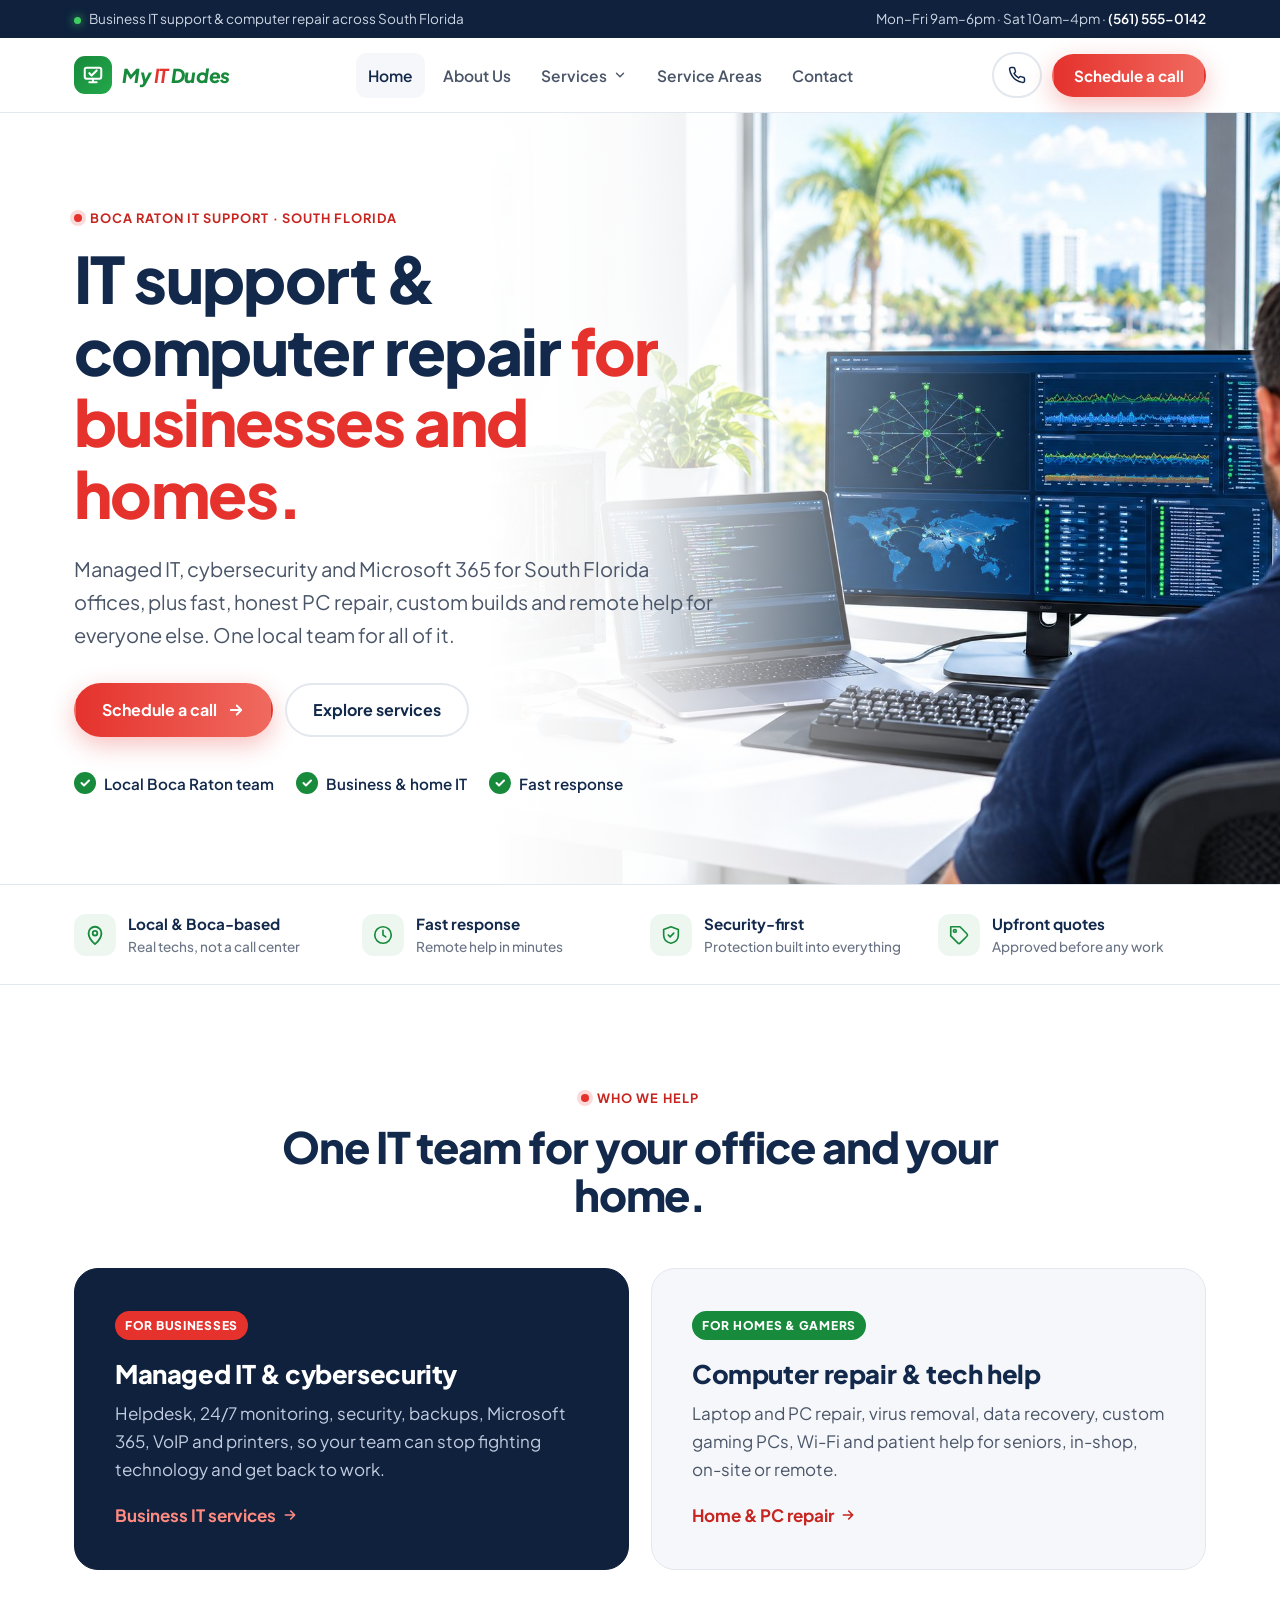
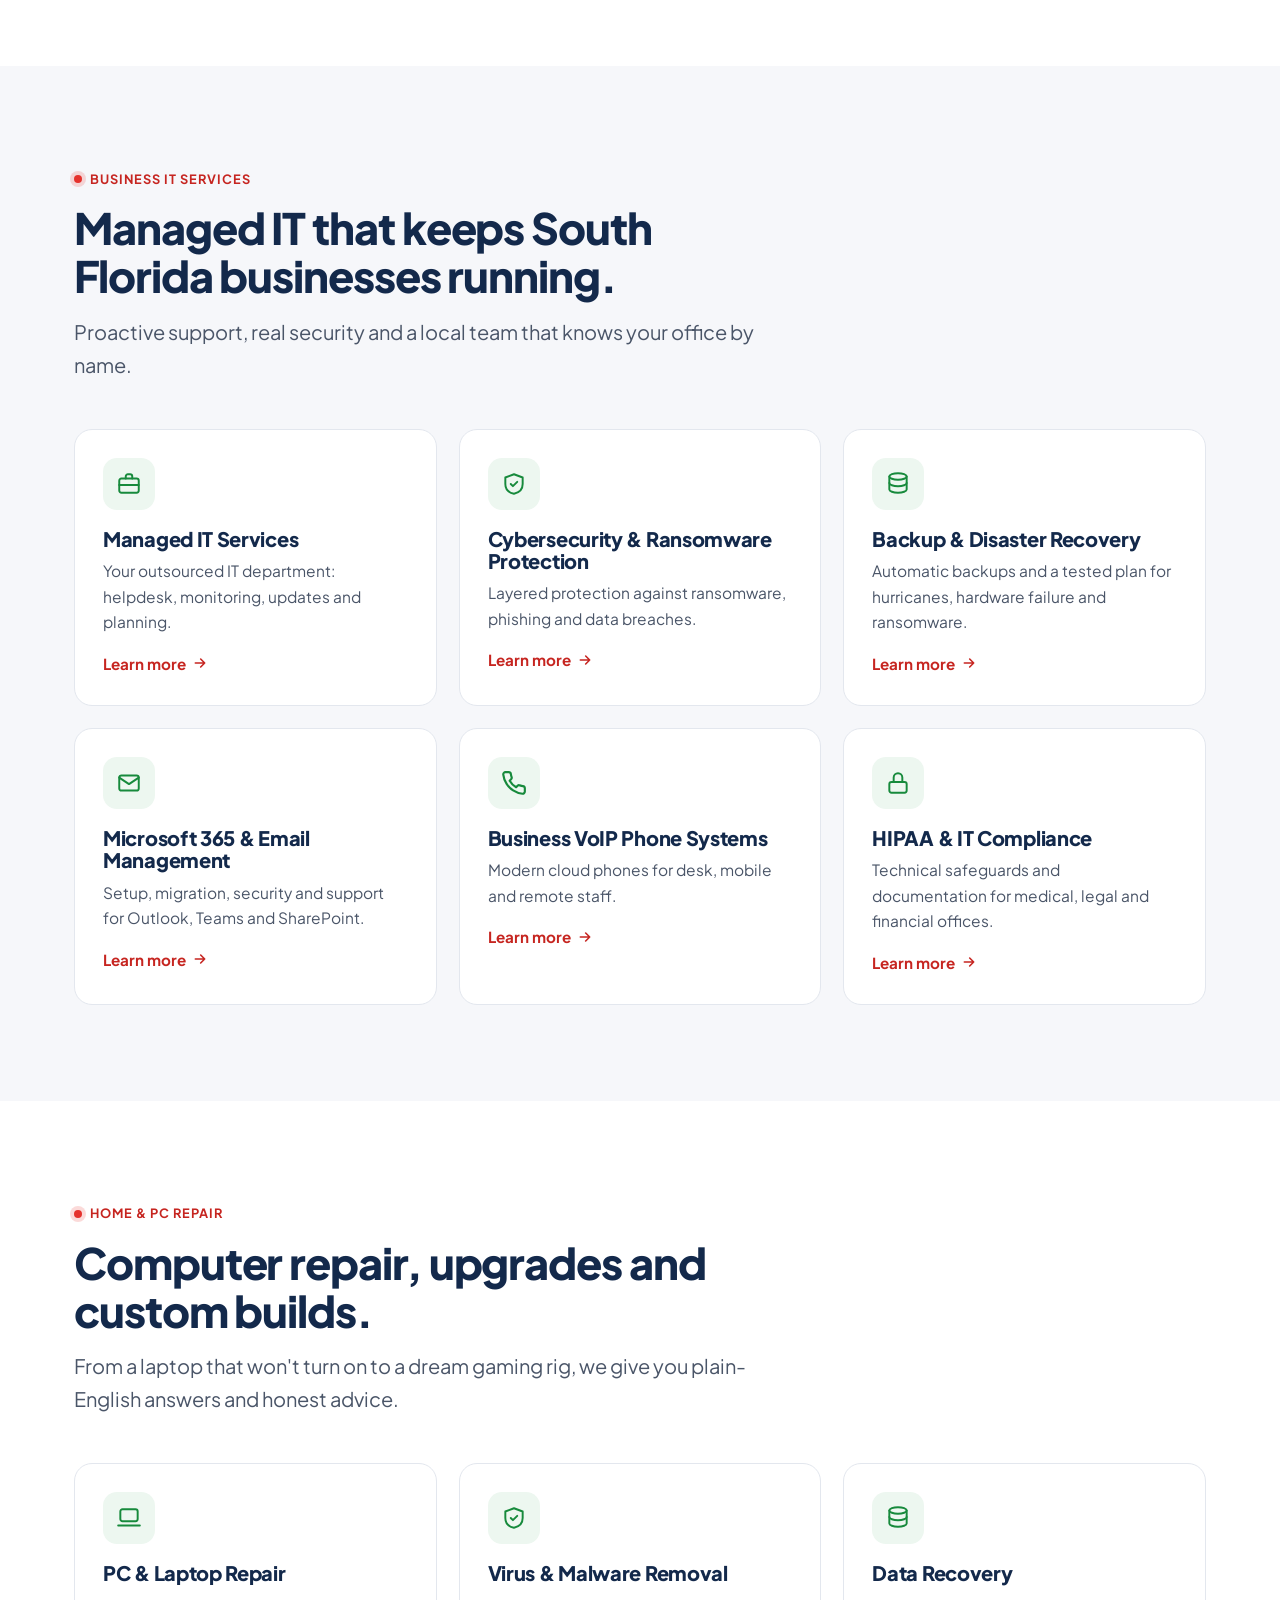
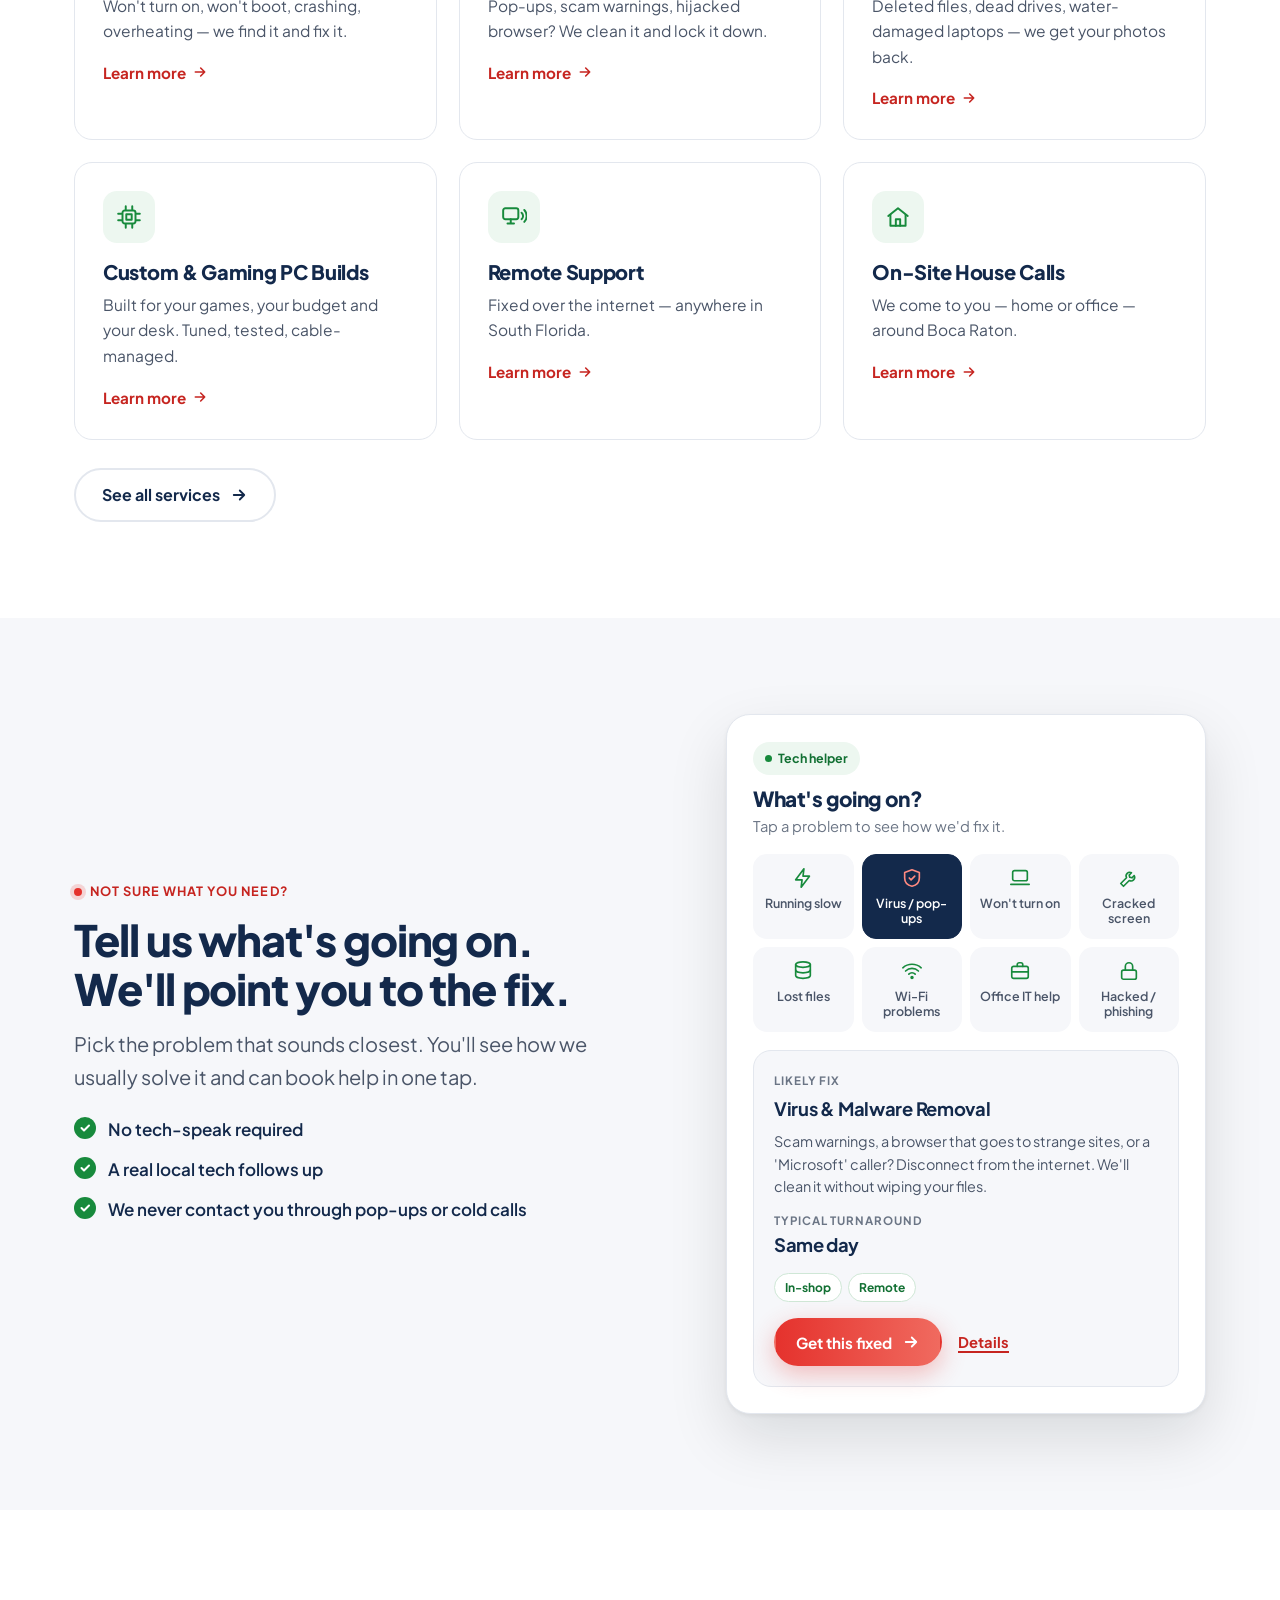
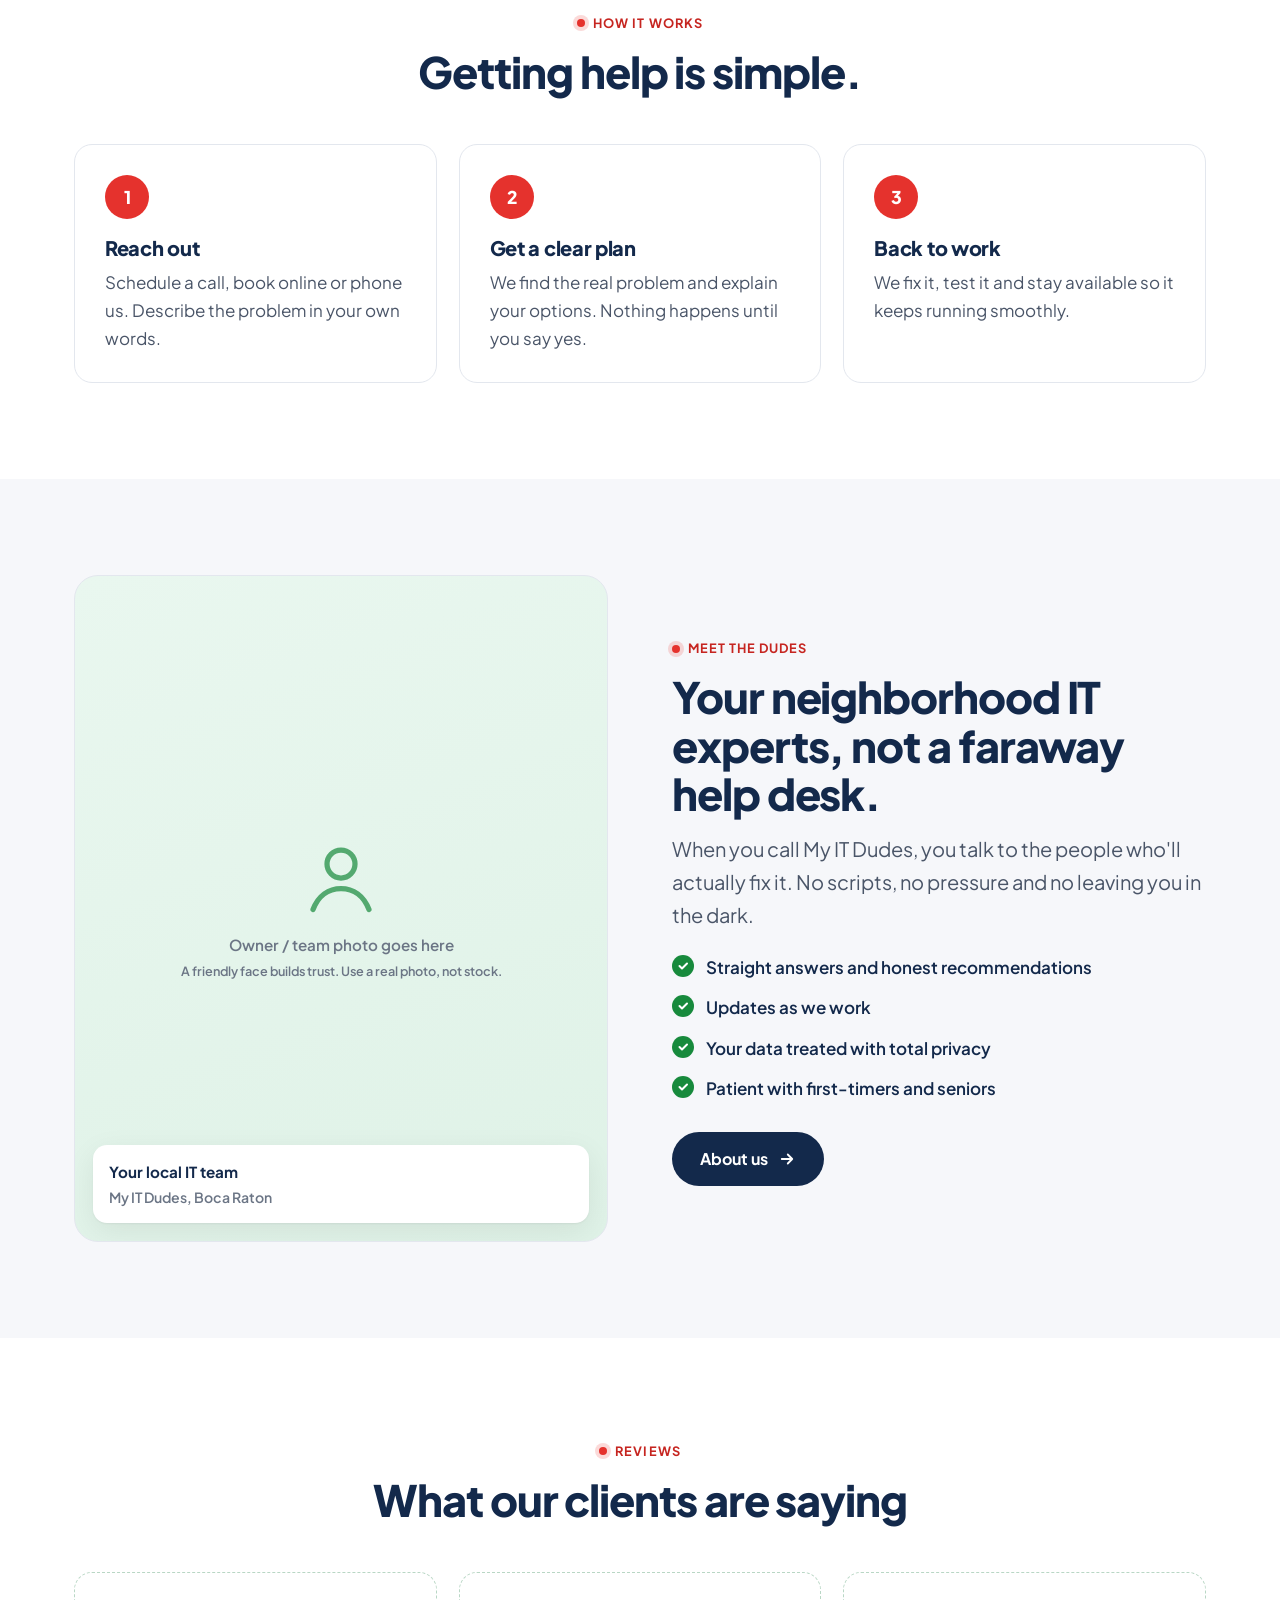
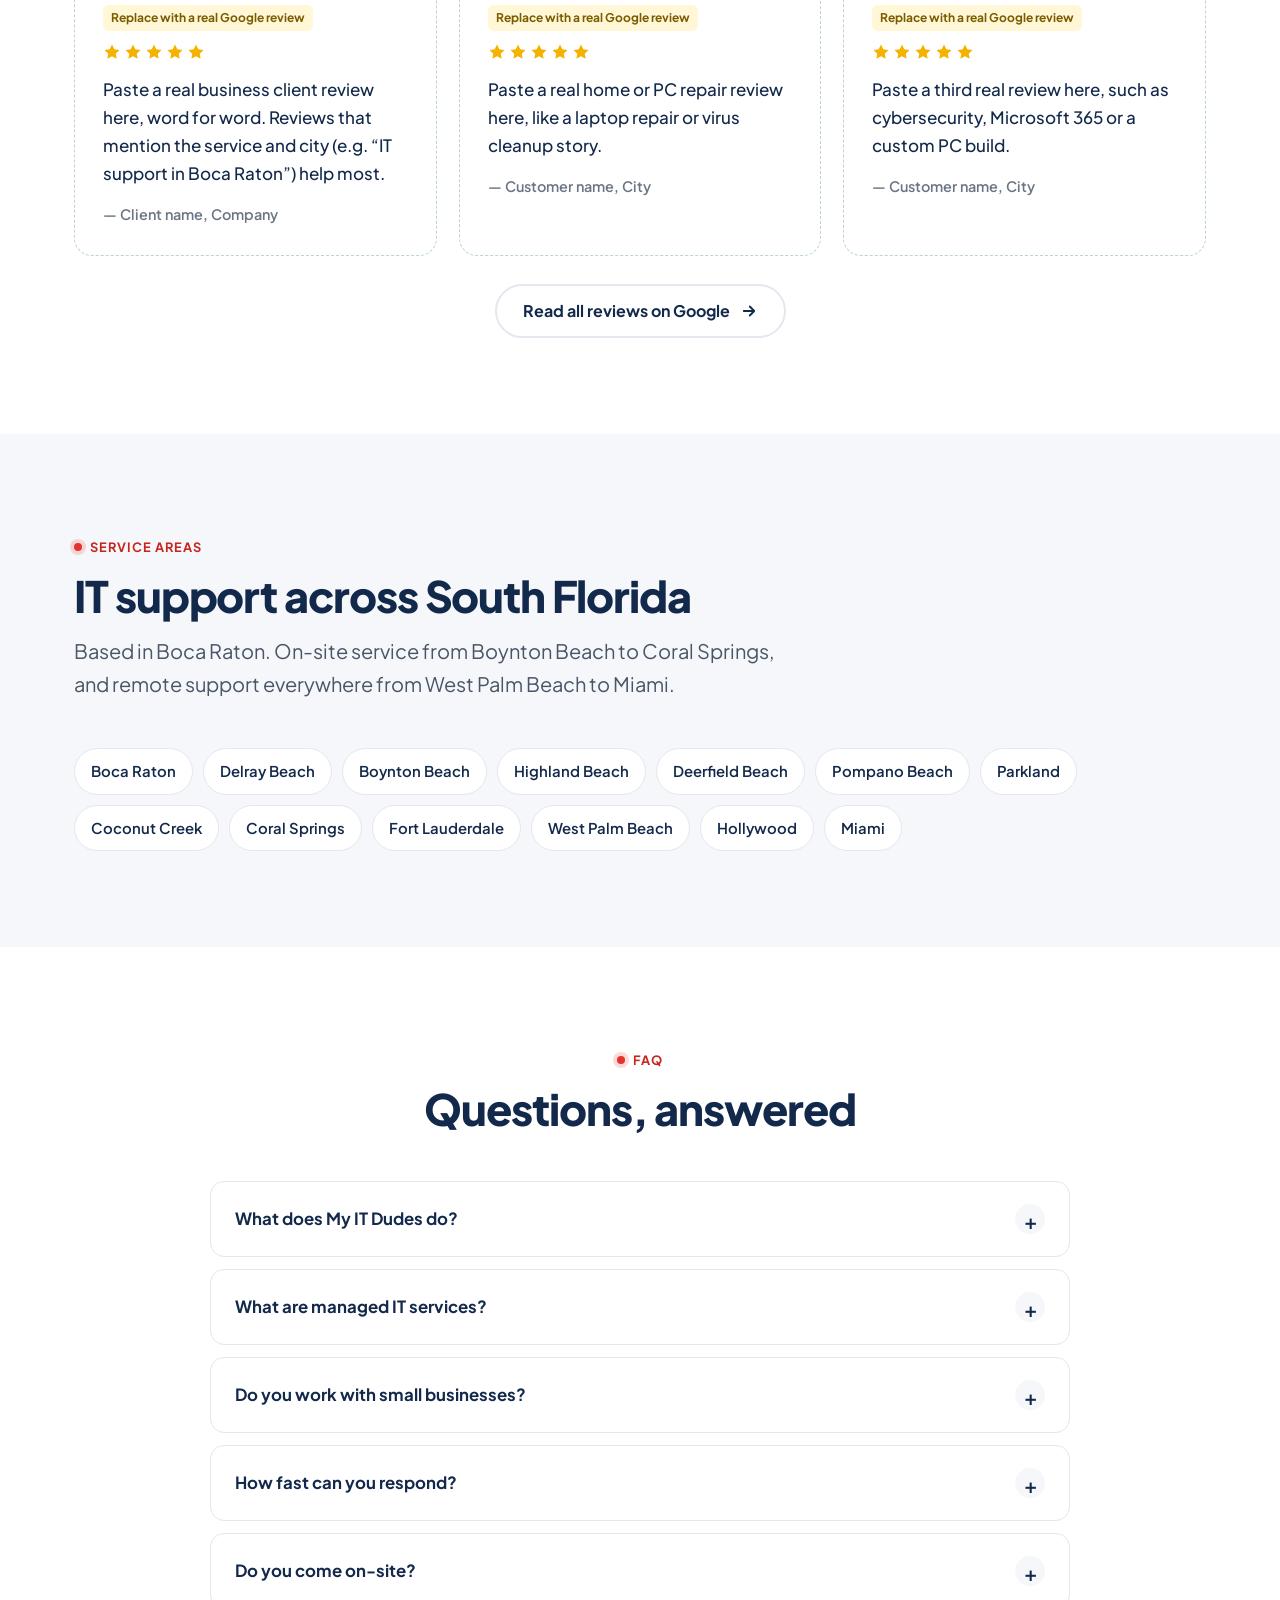
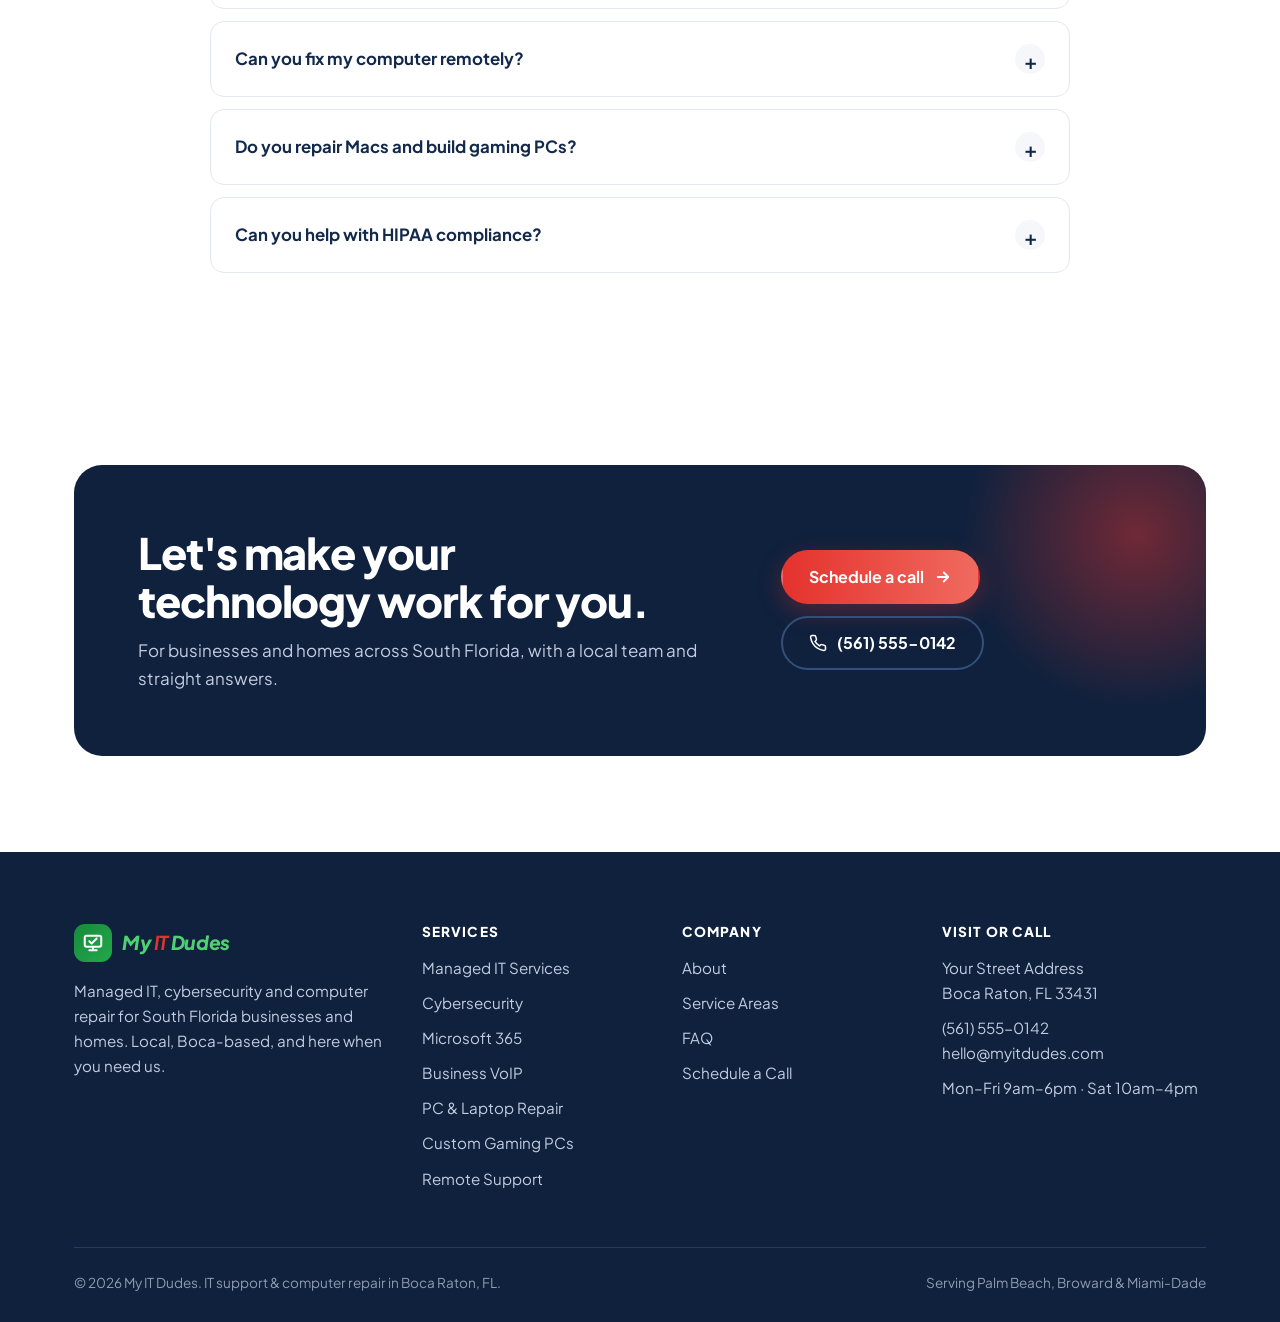
<file: index.html>
<!doctype html>
<html lang="en">
<head>
<meta charset="utf-8">
<meta name="viewport" content="width=device-width, initial-scale=1">
<title>IT Support & Computer Repair Boca Raton, FL | Managed IT & PC Repair | My IT Dudes</title>
<meta name="description" content="My IT Dudes provides managed IT services, cybersecurity, Microsoft 365, VoIP and printer support for Boca Raton businesses, plus PC & laptop repair, virus removal, gaming PC builds and remote support across South Florida.">
<link rel="canonical" href="https://www.myitdudes.com/">
<meta name="robots" content="index, follow, max-image-preview:large">
<meta name="geo.region" content="US-FL">
<meta name="geo.placename" content="Boca Raton">
<meta property="og:type" content="website">
<meta property="og:site_name" content="My IT Dudes">
<meta property="og:title" content="IT Support & Computer Repair Boca Raton, FL | Managed IT & PC Repair | My IT Dudes">
<meta property="og:description" content="My IT Dudes provides managed IT services, cybersecurity, Microsoft 365, VoIP and printer support for Boca Raton businesses, plus PC & laptop repair, virus removal, gaming PC builds and remote support across South Florida.">
<meta property="og:url" content="https://www.myitdudes.com/">
<meta property="og:locale" content="en_US">
<meta name="twitter:card" content="summary_large_image">
<meta name="theme-color" content="#0b1410">
<link rel="icon" href="data:image/svg+xml,%3Csvg xmlns='http://www.w3.org/2000/svg' viewBox='0 0 32 32'%3E%3Crect width='32' height='32' rx='8' fill='%230b1410'/%3E%3Cpath d='M9 16.5l4.5 4.5L23 11' fill='none' stroke='%2339ff7a' stroke-width='3.5' stroke-linecap='round' stroke-linejoin='round'/%3E%3C/svg%3E">
<link rel="preconnect" href="https://fonts.googleapis.com">
<link rel="preconnect" href="https://fonts.gstatic.com" crossorigin>
<link href="https://fonts.googleapis.com/css2?family=Plus+Jakarta+Sans:wght@400;500;600;700;800&display=swap" rel="stylesheet">
<link rel="stylesheet" href="styles.css">
<script type="application/ld+json">
{
 "@context": "https://schema.org",
 "@graph": [
  {
   "@type": [
    "LocalBusiness",
    "ProfessionalService"
   ],
   "@id": "https://www.myitdudes.com/#business",
   "name": "My IT Dudes",
   "description": "Boca Raton IT company providing managed IT services, cybersecurity, Microsoft 365, cloud, VoIP and printer support for businesses, plus PC and laptop repair, virus removal, data recovery, custom gaming PC builds, house calls and remote support for homes across South Florida.",
   "url": "https://www.myitdudes.com/",
   "telephone": "+15615550142",
   "email": "hello@myitdudes.com",
   "address": {
    "@type": "PostalAddress",
    "streetAddress": "Your Street Address",
    "addressLocality": "Boca Raton",
    "addressRegion": "FL",
    "postalCode": "33431",
    "addressCountry": "US"
   },
   "geo": {
    "@type": "GeoCoordinates",
    "latitude": 26.3683,
    "longitude": -80.1289
   },
   "openingHoursSpecification": [
    {
     "@type": "OpeningHoursSpecification",
     "dayOfWeek": [
      "Monday",
      "Tuesday",
      "Wednesday",
      "Thursday",
      "Friday"
     ],
     "opens": "09:00",
     "closes": "18:00"
    },
    {
     "@type": "OpeningHoursSpecification",
     "dayOfWeek": "Saturday",
     "opens": "10:00",
     "closes": "16:00"
    }
   ],
   "areaServed": [
    {
     "@type": "City",
     "name": "Boca Raton, FL"
    },
    {
     "@type": "City",
     "name": "Delray Beach, FL"
    },
    {
     "@type": "City",
     "name": "Boynton Beach, FL"
    },
    {
     "@type": "City",
     "name": "Highland Beach, FL"
    },
    {
     "@type": "City",
     "name": "Deerfield Beach, FL"
    },
    {
     "@type": "City",
     "name": "Pompano Beach, FL"
    },
    {
     "@type": "City",
     "name": "Parkland, FL"
    },
    {
     "@type": "City",
     "name": "Coconut Creek, FL"
    },
    {
     "@type": "City",
     "name": "Coral Springs, FL"
    },
    {
     "@type": "City",
     "name": "Fort Lauderdale, FL"
    },
    {
     "@type": "City",
     "name": "West Palm Beach, FL"
    },
    {
     "@type": "City",
     "name": "Hollywood, FL"
    },
    {
     "@type": "City",
     "name": "Miami, FL"
    }
   ],
   "knowsAbout": [
    "Managed IT services",
    "IT helpdesk support",
    "Cybersecurity",
    "Ransomware protection",
    "Backup and disaster recovery",
    "HIPAA IT compliance",
    "Microsoft 365 management",
    "Cloud migration",
    "Business VoIP phone systems",
    "Managed print services",
    "Computer repair",
    "Laptop repair",
    "Virus and malware removal",
    "Data recovery",
    "Custom gaming PC builds",
    "SSD and RAM upgrades",
    "Remote IT support",
    "Wi-Fi and mesh network setup"
   ],
   "sameAs": [
    "https://www.google.com/maps/place/YOUR-GOOGLE-BUSINESS-PROFILE",
    "https://www.yelp.com/biz/YOUR-YELP-PAGE",
    "https://www.facebook.com/YOUR-PAGE"
   ]
  },
  {
   "@type": "WebSite",
   "@id": "https://www.myitdudes.com/#website",
   "url": "https://www.myitdudes.com/",
   "name": "My IT Dudes",
   "publisher": {
    "@id": "https://www.myitdudes.com/#business"
   }
  },
  {
   "@type": "WebPage",
   "@id": "https://www.myitdudes.com/#webpage",
   "url": "https://www.myitdudes.com/",
   "name": "IT Support & Computer Repair in Boca Raton, FL",
   "isPartOf": {
    "@id": "https://www.myitdudes.com/#website"
   },
   "about": {
    "@id": "https://www.myitdudes.com/#business"
   }
  },
  {
   "@type": "FAQPage",
   "mainEntity": [
    {
     "@type": "Question",
     "name": "What does My IT Dudes do?",
     "acceptedAnswer": {
      "@type": "Answer",
      "text": "My IT Dudes is a Boca Raton IT company. For businesses, we provide managed IT services, helpdesk support, cybersecurity, backup and disaster recovery, Microsoft 365, cloud services, VoIP phones and printer support. For homes, we handle PC and laptop repair, virus removal, data recovery, custom gaming PC builds, house calls and remote support."
     }
    },
    {
     "@type": "Question",
     "name": "What are managed IT services?",
     "acceptedAnswer": {
      "@type": "Answer",
      "text": "Managed IT services means we act as your outsourced IT department. We monitor your computers and network 24/7, keep everything patched and backed up, protect you from cyber threats and give your team a helpdesk to call, all under one ongoing agreement instead of paying for emergencies."
     }
    },
    {
     "@type": "Question",
     "name": "Do you work with small businesses?",
     "acceptedAnswer": {
      "@type": "Answer",
      "text": "Yes. Most of our business clients are small and mid-sized offices in Boca Raton and South Florida, from 3-person practices to 100-user companies, including medical, dental, legal, financial, real estate and professional service firms."
     }
    },
    {
     "@type": "Question",
     "name": "How fast can you respond?",
     "acceptedAnswer": {
      "@type": "Answer",
      "text": "Most business support requests are handled remotely within minutes to a few hours, and on-site visits are usually available the same or next day around Boca Raton. Many home repairs, like virus removal and tune-ups, are done the same day."
     }
    },
    {
     "@type": "Question",
     "name": "Do you come on-site?",
     "acceptedAnswer": {
      "@type": "Answer",
      "text": "Yes. We visit offices and homes around Boca Raton, Delray Beach, Highland Beach, Boynton Beach, Deerfield Beach, Parkland, Coconut Creek and Coral Springs, and we support clients remotely across all of South Florida."
     }
    },
    {
     "@type": "Question",
     "name": "Can you fix my computer remotely?",
     "acceptedAnswer": {
      "@type": "Answer",
      "text": "Yes. Remote support works anywhere in South Florida. You approve the secure connection and watch everything we do. We never contact you through pop-ups or cold calls."
     }
    },
    {
     "@type": "Question",
     "name": "Do you repair Macs and build gaming PCs?",
     "acceptedAnswer": {
      "@type": "Answer",
      "text": "Yes. We repair Windows PCs, MacBooks and iMacs, and we build and upgrade custom gaming PCs, including GPU installs, cooling, tuning and cable management."
     }
    },
    {
     "@type": "Question",
     "name": "Can you help with HIPAA compliance?",
     "acceptedAnswer": {
      "@type": "Answer",
      "text": "Yes. We help medical, dental and other regulated offices with HIPAA risk assessments, encryption, access controls, secure email, backups and the documentation auditors ask for."
     }
    }
   ]
  }
 ]
}
</script>
</head>
<body>
<a class="skip" href="#main">Skip to content</a>
<div class="topbar"><div class="wrap"><span><span class="dot"></span>Business IT support &amp; computer repair across South Florida</span><span class="hide-sm">Mon–Fri 9am–6pm · Sat 10am–4pm · <a href="tel:+15615550142">(561) 555-0142</a></span></div></div>
<header class="site-header"><div class="wrap nav">
  <a class="logo" href="index.html" aria-label="My IT Dudes home"><span class="logo-mark"><svg viewBox="0 0 24 24" fill="none" stroke="#ffffff" stroke-width="2.2" stroke-linecap="round" stroke-linejoin="round"><rect x="3" y="4" width="18" height="12" rx="2"/><path d="M8 20h8M12 16v4"/><path d="M8 10l2.5 2.5L16 7"/></svg></span><span class="wordmark"><i>My</i> <b>IT</b> <i>Dudes</i></span></a>
  <nav aria-label="Main"><ul class="nav-links" id="nav-links"><li><a href="index.html" aria-current="page">Home</a></li><li><a href="about.html">About Us</a></li><li class="has-mega"><button class="mega-toggle" type="button" aria-expanded="false" aria-controls="mega">Services <svg viewBox="0 0 24 24" fill="none" stroke="currentColor" stroke-width="2.4" stroke-linecap="round" stroke-linejoin="round" width="14" height="14"><path d="M6 9l6 6 6-6"/></svg></button><div class="mega" id="mega"><div class="mega-grid"><div class="mega-col"><h3>Managed IT</h3><ul><li><a href="services.html#managed-it">Managed IT Services</a></li><li><a href="services.html#it-helpdesk">IT Support & Helpdesk</a></li><li><a href="services.html#it-strategy">IT Strategy, Planning & vCISO</a></li></ul></div><div class="mega-col"><h3>IT Security</h3><ul><li><a href="services.html#cybersecurity">Cybersecurity & Ransomware Protection</a></li><li><a href="services.html#backup-recovery">Backup & Disaster Recovery</a></li><li><a href="services.html#compliance">HIPAA & IT Compliance</a></li></ul></div><div class="mega-col"><h3>Cloud & M365</h3><ul><li><a href="services.html#microsoft-365">Microsoft 365 & Email Management</a></li><li><a href="services.html#cloud-services">Cloud Migration & Hosting</a></li></ul></div><div class="mega-col"><h3>Phones & Office</h3><ul><li><a href="services.html#voip">Business VoIP Phone Systems</a></li><li><a href="services.html#printers">Managed Print & Printer Support</a></li><li><a href="services.html#wifi-network">Business & Home Networks, Wi-Fi</a></li></ul></div><div class="mega-col"><h3>Home & PC Repair</h3><ul><li><a href="services.html#pc-laptop-repair">PC & Laptop Repair</a></li><li><a href="services.html#virus-removal">Virus & Malware Removal</a></li><li><a href="services.html#tune-up">Slow Computer Tune-Up</a></li><li><a href="services.html#data-recovery">Data Recovery</a></li><li><a href="services.html#screen-battery">Screen, Battery & Hardware</a></li><li><a href="services.html#upgrades">SSD & RAM Upgrades</a></li><li><a href="services.html#custom-gaming-pc">Custom & Gaming PC Builds</a></li><li><a href="services.html#house-calls">On-Site House Calls</a></li><li><a href="services.html#remote-pc-repair">Remote Support</a></li><li><a href="services.html#senior-tech-help">Tech Help for Seniors</a></li></ul></div></div><div class="mega-foot"><span>Not sure what you need? We'll point you in the right direction.</span><a href="services.html">View all services <svg viewBox="0 0 24 24" fill="none" stroke="currentColor" stroke-width="2.4" stroke-linecap="round" stroke-linejoin="round" width="16" height="16"><path d="M5 12h14M13 6l6 6-6 6"/></svg></a></div></div></li><li><a href="services.html#areas">Service Areas</a></li><li><a href="contact.html">Contact</a></li></ul></nav>
  <div class="nav-cta">
    <a class="btn btn-ghost" href="tel:+15615550142" aria-label="Call (561) 555-0142"><svg viewBox="0 0 24 24" fill="none" stroke="currentColor" stroke-width="2" stroke-linecap="round" stroke-linejoin="round"><path d="M22 16.9v3a2 2 0 01-2.2 2 19.8 19.8 0 01-8.6-3.1 19.5 19.5 0 01-6-6A19.8 19.8 0 012.1 4.2 2 2 0 014.1 2h3a2 2 0 012 1.7c.1 1 .4 1.9.7 2.8a2 2 0 01-.5 2.1L8 9.9a16 16 0 006 6l1.3-1.3a2 2 0 012.1-.4c.9.3 1.8.6 2.8.7a2 2 0 011.8 2z"/></svg><span class="call-txt">(561) 555-0142</span></a>
    <a class="btn btn-neon" href="contact.html">Schedule a call</a>
    <button class="menu-btn" aria-label="Open menu" aria-expanded="false" aria-controls="nav-links"><span></span></button>
  </div>
</div></header>
<main id="main">

<section class="hero hero-photo">
 <div class="hero-img" role="img" aria-label="IT technician working on a laptop in a Boca Raton office"></div>
 <div class="wrap hero-inner">
  <span class="eyebrow">Boca Raton IT support · South Florida</span>
  <h1>IT support &amp; computer repair <span class="hl">for businesses and homes.</span></h1>
  <p class="lead">Managed IT, cybersecurity and Microsoft 365 for South Florida offices, plus fast, honest PC repair, custom builds and remote help for everyone else. One local team for all of it.</p>
  <div class="hero-actions"><a class="btn btn-neon" href="contact.html">Schedule a call <svg viewBox="0 0 24 24" fill="none" stroke="currentColor" stroke-width="2.4" stroke-linecap="round" stroke-linejoin="round" width="16" height="16"><path d="M5 12h14M13 6l6 6-6 6"/></svg></a><a class="btn btn-ghost" href="services.html">Explore services</a></div>
  <ul class="hero-proof"><li><span class="check"><svg viewBox="0 0 24 24" fill="none" stroke="#ffffff" stroke-width="4" stroke-linecap="round" stroke-linejoin="round"><path d="M5 12l5 5L20 7"/></svg></span>Local Boca Raton team</li><li><span class="check"><svg viewBox="0 0 24 24" fill="none" stroke="#ffffff" stroke-width="4" stroke-linecap="round" stroke-linejoin="round"><path d="M5 12l5 5L20 7"/></svg></span>Business &amp; home IT</li><li><span class="check"><svg viewBox="0 0 24 24" fill="none" stroke="#ffffff" stroke-width="4" stroke-linecap="round" stroke-linejoin="round"><path d="M5 12l5 5L20 7"/></svg></span>Fast response</li></ul>
 </div>
</section>

<div class="strip"><div class="wrap"><ul>
 <li><span class="ico"><svg viewBox="0 0 24 24" fill="none" stroke="currentColor" stroke-width="2" stroke-linecap="round" stroke-linejoin="round"><path d="M12 22s7-6.2 7-12a7 7 0 10-14 0c0 5.8 7 12 7 12z"/><circle cx="12" cy="10" r="2.5"/></svg></span><div>Local &amp; Boca-based<span>Real techs, not a call center</span></div></li>
 <li><span class="ico"><svg viewBox="0 0 24 24" fill="none" stroke="currentColor" stroke-width="1.8" stroke-linecap="round" stroke-linejoin="round"><circle cx="12" cy="12" r="9"/><path d="M12 7v5l3 2"/></svg></span><div>Fast response<span>Remote help in minutes</span></div></li>
 <li><span class="ico"><svg viewBox="0 0 24 24" fill="none" stroke="currentColor" stroke-width="1.8" stroke-linecap="round" stroke-linejoin="round"><path d="M12 3l8 3v6c0 5-3.5 8-8 9-4.5-1-8-4-8-9V6l8-3z"/><path d="M9 12l2 2 4-4"/></svg></span><div>Security-first<span>Protection built into everything</span></div></li>
 <li><span class="ico"><svg viewBox="0 0 24 24" fill="none" stroke="currentColor" stroke-width="1.8" stroke-linecap="round" stroke-linejoin="round"><path d="M20.6 13.4L13.4 20.6a2 2 0 01-2.8 0L3 13V3h10l7.6 7.6a2 2 0 010 2.8z"/><circle cx="7.5" cy="7.5" r="1.5"/></svg></span><div>Upfront quotes<span>Approved before any work</span></div></li>
</ul></div></div>

<section class="paths"><div class="wrap">
 <div class="section-head center"><span class="eyebrow">Who we help</span><h2>One IT team for your office and your home.</h2></div>
 <div class="grid g2">
  <a class="path-card biz reveal" href="#business"><span class="tag">For businesses</span><h3>Managed IT &amp; cybersecurity</h3><p>Helpdesk, 24/7 monitoring, security, backups, Microsoft 365, VoIP and printers, so your team can stop fighting technology and get back to work.</p><span class="more">Business IT services <svg viewBox="0 0 24 24" fill="none" stroke="currentColor" stroke-width="2.4" stroke-linecap="round" stroke-linejoin="round" width="16" height="16"><path d="M5 12h14M13 6l6 6-6 6"/></svg></span></a>
  <a class="path-card reveal" href="#home-services"><span class="tag green">For homes &amp; gamers</span><h3>Computer repair &amp; tech help</h3><p>Laptop and PC repair, virus removal, data recovery, custom gaming PCs, Wi-Fi and patient help for seniors, in-shop, on-site or remote.</p><span class="more">Home &amp; PC repair <svg viewBox="0 0 24 24" fill="none" stroke="currentColor" stroke-width="2.4" stroke-linecap="round" stroke-linejoin="round" width="16" height="16"><path d="M5 12h14M13 6l6 6-6 6"/></svg></span></a>
 </div>
</div></section>

<section class="soft" id="business"><div class="wrap">
 <div class="section-head"><span class="eyebrow">Business IT services</span><h2>Managed IT that keeps South Florida businesses running.</h2><p class="lead">Proactive support, real security and a local team that knows your office by name.</p></div>
 <div class="grid g3"><a class="card reveal" href="services.html#managed-it"><div class="ico"><svg viewBox="0 0 24 24" fill="none" stroke="currentColor" stroke-width="1.8" stroke-linecap="round" stroke-linejoin="round"><rect x="3" y="7" width="18" height="13" rx="2"/><path d="M9 7V5a2 2 0 012-2h2a2 2 0 012 2v2M3 13h18"/></svg></div><h3>Managed IT Services</h3><p>Your outsourced IT department: helpdesk, monitoring, updates and planning.</p><span class="more">Learn more <svg viewBox="0 0 24 24" fill="none" stroke="currentColor" stroke-width="2.4" stroke-linecap="round" stroke-linejoin="round" width="16" height="16"><path d="M5 12h14M13 6l6 6-6 6"/></svg></span></a><a class="card reveal" href="services.html#cybersecurity"><div class="ico"><svg viewBox="0 0 24 24" fill="none" stroke="currentColor" stroke-width="1.8" stroke-linecap="round" stroke-linejoin="round"><path d="M12 3l8 3v6c0 5-3.5 8-8 9-4.5-1-8-4-8-9V6l8-3z"/><path d="M9 12l2 2 4-4"/></svg></div><h3>Cybersecurity & Ransomware Protection</h3><p>Layered protection against ransomware, phishing and data breaches.</p><span class="more">Learn more <svg viewBox="0 0 24 24" fill="none" stroke="currentColor" stroke-width="2.4" stroke-linecap="round" stroke-linejoin="round" width="16" height="16"><path d="M5 12h14M13 6l6 6-6 6"/></svg></span></a><a class="card reveal" href="services.html#backup-recovery"><div class="ico"><svg viewBox="0 0 24 24" fill="none" stroke="currentColor" stroke-width="1.8" stroke-linecap="round" stroke-linejoin="round"><ellipse cx="12" cy="5" rx="8" ry="3"/><path d="M4 5v6c0 1.7 3.6 3 8 3s8-1.3 8-3V5"/><path d="M4 11v6c0 1.7 3.6 3 8 3s8-1.3 8-3v-6"/></svg></div><h3>Backup & Disaster Recovery</h3><p>Automatic backups and a tested plan for hurricanes, hardware failure and ransomware.</p><span class="more">Learn more <svg viewBox="0 0 24 24" fill="none" stroke="currentColor" stroke-width="2.4" stroke-linecap="round" stroke-linejoin="round" width="16" height="16"><path d="M5 12h14M13 6l6 6-6 6"/></svg></span></a><a class="card reveal" href="services.html#microsoft-365"><div class="ico"><svg viewBox="0 0 24 24" fill="none" stroke="currentColor" stroke-width="1.8" stroke-linecap="round" stroke-linejoin="round"><rect x="3" y="5" width="18" height="14" rx="2"/><path d="M3 7l9 6 9-6"/></svg></div><h3>Microsoft 365 & Email Management</h3><p>Setup, migration, security and support for Outlook, Teams and SharePoint.</p><span class="more">Learn more <svg viewBox="0 0 24 24" fill="none" stroke="currentColor" stroke-width="2.4" stroke-linecap="round" stroke-linejoin="round" width="16" height="16"><path d="M5 12h14M13 6l6 6-6 6"/></svg></span></a><a class="card reveal" href="services.html#voip"><div class="ico"><svg viewBox="0 0 24 24" fill="none" stroke="currentColor" stroke-width="2" stroke-linecap="round" stroke-linejoin="round"><path d="M22 16.9v3a2 2 0 01-2.2 2 19.8 19.8 0 01-8.6-3.1 19.5 19.5 0 01-6-6A19.8 19.8 0 012.1 4.2 2 2 0 014.1 2h3a2 2 0 012 1.7c.1 1 .4 1.9.7 2.8a2 2 0 01-.5 2.1L8 9.9a16 16 0 006 6l1.3-1.3a2 2 0 012.1-.4c.9.3 1.8.6 2.8.7a2 2 0 011.8 2z"/></svg></div><h3>Business VoIP Phone Systems</h3><p>Modern cloud phones for desk, mobile and remote staff.</p><span class="more">Learn more <svg viewBox="0 0 24 24" fill="none" stroke="currentColor" stroke-width="2.4" stroke-linecap="round" stroke-linejoin="round" width="16" height="16"><path d="M5 12h14M13 6l6 6-6 6"/></svg></span></a><a class="card reveal" href="services.html#compliance"><div class="ico"><svg viewBox="0 0 24 24" fill="none" stroke="currentColor" stroke-width="1.8" stroke-linecap="round" stroke-linejoin="round"><rect x="4" y="11" width="16" height="10" rx="2"/><path d="M8 11V7a4 4 0 018 0v4"/></svg></div><h3>HIPAA & IT Compliance</h3><p>Technical safeguards and documentation for medical, legal and financial offices.</p><span class="more">Learn more <svg viewBox="0 0 24 24" fill="none" stroke="currentColor" stroke-width="2.4" stroke-linecap="round" stroke-linejoin="round" width="16" height="16"><path d="M5 12h14M13 6l6 6-6 6"/></svg></span></a></div>
</div></section>

<section id="home-services"><div class="wrap">
 <div class="section-head"><span class="eyebrow">Home &amp; PC repair</span><h2>Computer repair, upgrades and custom builds.</h2><p class="lead">From a laptop that won't turn on to a dream gaming rig, we give you plain-English answers and honest advice.</p></div>
 <div class="grid g3"><a class="card reveal" href="services.html#pc-laptop-repair"><div class="ico"><svg viewBox="0 0 24 24" fill="none" stroke="currentColor" stroke-width="1.8" stroke-linecap="round" stroke-linejoin="round"><rect x="4" y="4" width="16" height="11" rx="2"/><path d="M2 19h20"/></svg></div><h3>PC & Laptop Repair</h3><p>Won't turn on, won't boot, crashing, overheating — we find it and fix it.</p><span class="more">Learn more <svg viewBox="0 0 24 24" fill="none" stroke="currentColor" stroke-width="2.4" stroke-linecap="round" stroke-linejoin="round" width="16" height="16"><path d="M5 12h14M13 6l6 6-6 6"/></svg></span></a><a class="card reveal" href="services.html#virus-removal"><div class="ico"><svg viewBox="0 0 24 24" fill="none" stroke="currentColor" stroke-width="1.8" stroke-linecap="round" stroke-linejoin="round"><path d="M12 3l8 3v6c0 5-3.5 8-8 9-4.5-1-8-4-8-9V6l8-3z"/><path d="M9 12l2 2 4-4"/></svg></div><h3>Virus & Malware Removal</h3><p>Pop-ups, scam warnings, hijacked browser? We clean it and lock it down.</p><span class="more">Learn more <svg viewBox="0 0 24 24" fill="none" stroke="currentColor" stroke-width="2.4" stroke-linecap="round" stroke-linejoin="round" width="16" height="16"><path d="M5 12h14M13 6l6 6-6 6"/></svg></span></a><a class="card reveal" href="services.html#data-recovery"><div class="ico"><svg viewBox="0 0 24 24" fill="none" stroke="currentColor" stroke-width="1.8" stroke-linecap="round" stroke-linejoin="round"><ellipse cx="12" cy="5" rx="8" ry="3"/><path d="M4 5v6c0 1.7 3.6 3 8 3s8-1.3 8-3V5"/><path d="M4 11v6c0 1.7 3.6 3 8 3s8-1.3 8-3v-6"/></svg></div><h3>Data Recovery</h3><p>Deleted files, dead drives, water-damaged laptops — we get your photos back.</p><span class="more">Learn more <svg viewBox="0 0 24 24" fill="none" stroke="currentColor" stroke-width="2.4" stroke-linecap="round" stroke-linejoin="round" width="16" height="16"><path d="M5 12h14M13 6l6 6-6 6"/></svg></span></a><a class="card reveal" href="services.html#custom-gaming-pc"><div class="ico"><svg viewBox="0 0 24 24" fill="none" stroke="currentColor" stroke-width="1.8" stroke-linecap="round" stroke-linejoin="round"><rect x="6" y="6" width="12" height="12" rx="2"/><rect x="9.5" y="9.5" width="5" height="5"/><path d="M9 2v3M15 2v3M9 19v3M15 19v3M2 9h3M2 15h3M19 9h3M19 15h3"/></svg></div><h3>Custom & Gaming PC Builds</h3><p>Built for your games, your budget and your desk. Tuned, tested, cable-managed.</p><span class="more">Learn more <svg viewBox="0 0 24 24" fill="none" stroke="currentColor" stroke-width="2.4" stroke-linecap="round" stroke-linejoin="round" width="16" height="16"><path d="M5 12h14M13 6l6 6-6 6"/></svg></span></a><a class="card reveal" href="services.html#remote-pc-repair"><div class="ico"><svg viewBox="0 0 24 24" fill="none" stroke="currentColor" stroke-width="1.8" stroke-linecap="round" stroke-linejoin="round"><rect x="2" y="4" width="14" height="10" rx="2"/><path d="M6 18h6M9 14v4"/><path d="M19 8a4 4 0 010 6M21.5 5.5a8 8 0 010 11"/></svg></div><h3>Remote Support</h3><p>Fixed over the internet — anywhere in South Florida.</p><span class="more">Learn more <svg viewBox="0 0 24 24" fill="none" stroke="currentColor" stroke-width="2.4" stroke-linecap="round" stroke-linejoin="round" width="16" height="16"><path d="M5 12h14M13 6l6 6-6 6"/></svg></span></a><a class="card reveal" href="services.html#house-calls"><div class="ico"><svg viewBox="0 0 24 24" fill="none" stroke="currentColor" stroke-width="1.8" stroke-linecap="round" stroke-linejoin="round"><path d="M3 11l9-7 9 7"/><path d="M5 10v10h14V10"/><path d="M10 20v-6h4v6"/></svg></div><h3>On-Site House Calls</h3><p>We come to you — home or office — around Boca Raton.</p><span class="more">Learn more <svg viewBox="0 0 24 24" fill="none" stroke="currentColor" stroke-width="2.4" stroke-linecap="round" stroke-linejoin="round" width="16" height="16"><path d="M5 12h14M13 6l6 6-6 6"/></svg></span></a></div>
 <p style="margin-top:28px"><a class="btn btn-ghost" href="services.html">See all services <svg viewBox="0 0 24 24" fill="none" stroke="currentColor" stroke-width="2.4" stroke-linecap="round" stroke-linejoin="round" width="16" height="16"><path d="M5 12h14M13 6l6 6-6 6"/></svg></a></p>
</div></section>

<section class="soft"><div class="wrap split">
 <div>
  <span class="eyebrow">Not sure what you need?</span>
  <h2>Tell us what's going on. We'll point you to the fix.</h2>
  <p class="lead" style="margin-top:14px">Pick the problem that sounds closest. You'll see how we usually solve it and can book help in one tap.</p>
  <ul class="checks"><li>No tech-speak required</li><li>A real local tech follows up</li><li>We never contact you through pop-ups or cold calls</li></ul>
 </div>
 <div class="helper" id="helper">
  <div class="helper-head"><span class="pill">Tech helper</span><h2>What's going on?</h2><p>Tap a problem to see how we'd fix it.</p></div>
  <div class="chip-grid" role="group" aria-label="Choose a problem"><button type="button" class="chip-btn" data-k="slow" aria-pressed="false"><svg viewBox="0 0 24 24" fill="none" stroke="currentColor" stroke-width="1.8" stroke-linecap="round" stroke-linejoin="round"><path d="M13 2L4 14h7l-1 8 9-12h-7l1-8z"/></svg><span>Running slow</span></button><button type="button" class="chip-btn" data-k="virus" aria-pressed="true"><svg viewBox="0 0 24 24" fill="none" stroke="currentColor" stroke-width="1.8" stroke-linecap="round" stroke-linejoin="round"><path d="M12 3l8 3v6c0 5-3.5 8-8 9-4.5-1-8-4-8-9V6l8-3z"/><path d="M9 12l2 2 4-4"/></svg><span>Virus / pop-ups</span></button><button type="button" class="chip-btn" data-k="power" aria-pressed="false"><svg viewBox="0 0 24 24" fill="none" stroke="currentColor" stroke-width="1.8" stroke-linecap="round" stroke-linejoin="round"><rect x="4" y="4" width="16" height="11" rx="2"/><path d="M2 19h20"/></svg><span>Won't turn on</span></button><button type="button" class="chip-btn" data-k="screen" aria-pressed="false"><svg viewBox="0 0 24 24" fill="none" stroke="currentColor" stroke-width="1.8" stroke-linecap="round" stroke-linejoin="round"><path d="M14.7 6.3a4 4 0 00-5.4 5.4L3 18l3 3 6.3-6.3a4 4 0 005.4-5.4l-2.5 2.5-2.4-.6-.6-2.4 2.5-2.5z"/></svg><span>Cracked screen</span></button><button type="button" class="chip-btn" data-k="files" aria-pressed="false"><svg viewBox="0 0 24 24" fill="none" stroke="currentColor" stroke-width="1.8" stroke-linecap="round" stroke-linejoin="round"><ellipse cx="12" cy="5" rx="8" ry="3"/><path d="M4 5v6c0 1.7 3.6 3 8 3s8-1.3 8-3V5"/><path d="M4 11v6c0 1.7 3.6 3 8 3s8-1.3 8-3v-6"/></svg><span>Lost files</span></button><button type="button" class="chip-btn" data-k="wifi" aria-pressed="false"><svg viewBox="0 0 24 24" fill="none" stroke="currentColor" stroke-width="1.8" stroke-linecap="round" stroke-linejoin="round"><path d="M2 8.5a15 15 0 0120 0M5 12a10 10 0 0114 0M8.5 15.5a5 5 0 017 0"/><circle cx="12" cy="19" r="1"/></svg><span>Wi-Fi problems</span></button><button type="button" class="chip-btn" data-k="office" aria-pressed="false"><svg viewBox="0 0 24 24" fill="none" stroke="currentColor" stroke-width="1.8" stroke-linecap="round" stroke-linejoin="round"><rect x="3" y="7" width="18" height="13" rx="2"/><path d="M9 7V5a2 2 0 012-2h2a2 2 0 012 2v2M3 13h18"/></svg><span>Office IT help</span></button><button type="button" class="chip-btn" data-k="hack" aria-pressed="false"><svg viewBox="0 0 24 24" fill="none" stroke="currentColor" stroke-width="1.8" stroke-linecap="round" stroke-linejoin="round"><rect x="4" y="11" width="16" height="10" rx="2"/><path d="M8 11V7a4 4 0 018 0v4"/></svg><span>Hacked / phishing</span></button></div>
  <div class="helper-result" aria-live="polite">
   <small>Likely fix</small><strong id="h-t">Virus & Malware Removal</strong><p id="h-d">Scam warnings, a browser that goes to strange sites, or a 'Microsoft' caller? Disconnect from the internet. We'll clean it without wiping your files.</p>
   <div class="h-meta"><div><small id="h-tl">Typical turnaround</small><b id="h-time">Same day</b></div></div>
   <div class="h-modes" id="h-m"><span>In-shop</span><span>Remote</span></div>
   <div class="h-actions"><a class="btn btn-neon" id="h-book" href="contact.html?service=virus-removal">Get this fixed <svg viewBox="0 0 24 24" fill="none" stroke="currentColor" stroke-width="2.4" stroke-linecap="round" stroke-linejoin="round" width="16" height="16"><path d="M5 12h14M13 6l6 6-6 6"/></svg></a><a class="h-more" id="h-more" href="services.html#virus-removal">Details</a></div>
  </div>
 </div>
<script>
(function(){var P={"slow": {"t": "Slow Computer Tune-Up", "d": "Usually too many startup programs, a worn-out hard drive, or not enough memory. A tune-up often fixes it, and an SSD upgrade can make an older PC boot up to 10x faster.", "time": "Same day", "tl": "Typical turnaround", "m": ["In-shop", "Remote"], "id": "tune-up"}, "virus": {"t": "Virus & Malware Removal", "d": "Scam warnings, a browser that goes to strange sites, or a 'Microsoft' caller? Disconnect from the internet. We'll clean it without wiping your files.", "time": "Same day", "tl": "Typical turnaround", "m": ["In-shop", "Remote"], "id": "virus-removal"}, "power": {"t": "PC & Laptop Repair", "d": "It could be the charger, battery, power board or a failed Windows update. Our diagnostic finds the real cause before you spend a dime.", "time": "Same day \u2013 3 days", "tl": "Typical turnaround", "m": ["In-shop", "On-site"], "id": "pc-laptop-repair"}, "screen": {"t": "Screen, Battery & Hardware", "d": "Cracked or flickering screens, dead batteries, loose charging ports and broken hinges. We quote the exact part before ordering.", "time": "1 \u2013 3 days", "tl": "Typical turnaround", "m": ["In-shop"], "id": "screen-battery"}, "files": {"t": "Data Recovery", "d": "Stop using the device right away. Deleted photos, dead drives and computers that won't boot are often recoverable.", "time": "1 \u2013 5 days", "tl": "Typical turnaround", "m": ["In-shop"], "id": "data-recovery"}, "wifi": {"t": "Business & Home Networks, Wi-Fi", "d": "Dead zones and dropped calls are common in block-built Florida homes and offices. A properly placed mesh or business Wi-Fi system fixes it for good.", "time": "Offices, homes & condos", "tl": "Best for", "m": ["On-site"], "id": "wifi-network"}, "office": {"t": "Managed IT Services", "d": "Constant tech hiccups slowing your team down? Managed IT gives your office a helpdesk, 24/7 monitoring and security for one predictable plan.", "time": "Offices with 3\u2013100 users", "tl": "Best for", "m": ["Remote", "On-site"], "id": "managed-it"}, "hack": {"t": "Cybersecurity & Ransomware Protection", "d": "Clicked a bad link or seeing strange account activity? Change passwords from a clean device and call us. We'll contain it and lock things down.", "time": "Every business", "tl": "Best for", "m": ["Remote", "On-site"], "id": "cybersecurity"}};var root=document.getElementById('helper');
root.addEventListener('click',function(e){var b=e.target.closest('.chip-btn');if(!b)return;var d=P[b.dataset.k];
root.querySelectorAll('.chip-btn').forEach(function(x){x.setAttribute('aria-pressed',x===b)});
var r=root.querySelector('.helper-result');r.classList.remove('swap');void r.offsetWidth;r.classList.add('swap');
document.getElementById('h-t').textContent=d.t;document.getElementById('h-d').textContent=d.d;
document.getElementById('h-tl').textContent=d.tl;document.getElementById('h-time').textContent=d.time;
document.getElementById('h-m').innerHTML=d.m.map(function(x){return '<span>'+x+'</span>'}).join('');
document.getElementById('h-book').href='contact.html?service='+d.id;document.getElementById('h-more').href='services.html#'+d.id;});})();
</script>
</div></section>

<section><div class="wrap">
 <div class="section-head center"><span class="eyebrow">How it works</span><h2>Getting help is simple.</h2></div>
 <div class="steps">
  <div class="step reveal"><h3>Reach out</h3><p>Schedule a call, book online or phone us. Describe the problem in your own words.</p></div>
  <div class="step reveal"><h3>Get a clear plan</h3><p>We find the real problem and explain your options. Nothing happens until you say yes.</p></div>
  <div class="step reveal"><h3>Back to work</h3><p>We fix it, test it and stay available so it keeps running smoothly.</p></div>
 </div>
</div></section>

<section class="soft"><div class="wrap split">
 <div class="photo reveal"><div><svg viewBox="0 0 24 24" fill="none" stroke="currentColor" stroke-width="1.5" stroke-linecap="round" stroke-linejoin="round"><circle cx="12" cy="8" r="4"/><path d="M4 21c1.5-4 4.5-6 8-6s6.5 2 8 6"/></svg>Owner / team photo goes here<br><small>A friendly face builds trust. Use a real photo, not stock.</small></div>
  <div class="cap"><strong>Your local IT team</strong><span style="font-size:.88rem">My IT Dudes, Boca Raton</span></div></div>
 <div>
  <span class="eyebrow">Meet the Dudes</span>
  <h2>Your neighborhood IT experts, not a faraway help desk.</h2>
  <p class="lead" style="margin-top:14px">When you call My IT Dudes, you talk to the people who'll actually fix it. No scripts, no pressure and no leaving you in the dark.</p>
  <ul class="checks"><li>Straight answers and honest recommendations</li><li>Updates as we work</li><li>Your data treated with total privacy</li><li>Patient with first-timers and seniors</li></ul>
  <a class="btn btn-dark" href="about.html">About us <svg viewBox="0 0 24 24" fill="none" stroke="currentColor" stroke-width="2.4" stroke-linecap="round" stroke-linejoin="round" width="16" height="16"><path d="M5 12h14M13 6l6 6-6 6"/></svg></a>
 </div>
</div></section>

<section id="reviews"><div class="wrap">
 <div class="section-head center"><span class="eyebrow">Reviews</span><h2>What our clients are saying</h2></div>
 <div class="grid g3">
  <div class="review"><span class="placeholder-note">Replace with a real Google review</span><div class="stars"><svg viewBox="0 0 24 24"><path d="M12 2l3.1 6.3 6.9 1-5 4.9 1.2 6.8L12 17.8 5.8 21l1.2-6.8-5-4.9 6.9-1z"/></svg><svg viewBox="0 0 24 24"><path d="M12 2l3.1 6.3 6.9 1-5 4.9 1.2 6.8L12 17.8 5.8 21l1.2-6.8-5-4.9 6.9-1z"/></svg><svg viewBox="0 0 24 24"><path d="M12 2l3.1 6.3 6.9 1-5 4.9 1.2 6.8L12 17.8 5.8 21l1.2-6.8-5-4.9 6.9-1z"/></svg><svg viewBox="0 0 24 24"><path d="M12 2l3.1 6.3 6.9 1-5 4.9 1.2 6.8L12 17.8 5.8 21l1.2-6.8-5-4.9 6.9-1z"/></svg><svg viewBox="0 0 24 24"><path d="M12 2l3.1 6.3 6.9 1-5 4.9 1.2 6.8L12 17.8 5.8 21l1.2-6.8-5-4.9 6.9-1z"/></svg></div><p>Paste a real business client review here, word for word. Reviews that mention the service and city (e.g. “IT support in Boca Raton”) help most.</p><p class="who">— Client name, Company</p></div>
  <div class="review"><span class="placeholder-note">Replace with a real Google review</span><div class="stars"><svg viewBox="0 0 24 24"><path d="M12 2l3.1 6.3 6.9 1-5 4.9 1.2 6.8L12 17.8 5.8 21l1.2-6.8-5-4.9 6.9-1z"/></svg><svg viewBox="0 0 24 24"><path d="M12 2l3.1 6.3 6.9 1-5 4.9 1.2 6.8L12 17.8 5.8 21l1.2-6.8-5-4.9 6.9-1z"/></svg><svg viewBox="0 0 24 24"><path d="M12 2l3.1 6.3 6.9 1-5 4.9 1.2 6.8L12 17.8 5.8 21l1.2-6.8-5-4.9 6.9-1z"/></svg><svg viewBox="0 0 24 24"><path d="M12 2l3.1 6.3 6.9 1-5 4.9 1.2 6.8L12 17.8 5.8 21l1.2-6.8-5-4.9 6.9-1z"/></svg><svg viewBox="0 0 24 24"><path d="M12 2l3.1 6.3 6.9 1-5 4.9 1.2 6.8L12 17.8 5.8 21l1.2-6.8-5-4.9 6.9-1z"/></svg></div><p>Paste a real home or PC repair review here, like a laptop repair or virus cleanup story.</p><p class="who">— Customer name, City</p></div>
  <div class="review"><span class="placeholder-note">Replace with a real Google review</span><div class="stars"><svg viewBox="0 0 24 24"><path d="M12 2l3.1 6.3 6.9 1-5 4.9 1.2 6.8L12 17.8 5.8 21l1.2-6.8-5-4.9 6.9-1z"/></svg><svg viewBox="0 0 24 24"><path d="M12 2l3.1 6.3 6.9 1-5 4.9 1.2 6.8L12 17.8 5.8 21l1.2-6.8-5-4.9 6.9-1z"/></svg><svg viewBox="0 0 24 24"><path d="M12 2l3.1 6.3 6.9 1-5 4.9 1.2 6.8L12 17.8 5.8 21l1.2-6.8-5-4.9 6.9-1z"/></svg><svg viewBox="0 0 24 24"><path d="M12 2l3.1 6.3 6.9 1-5 4.9 1.2 6.8L12 17.8 5.8 21l1.2-6.8-5-4.9 6.9-1z"/></svg><svg viewBox="0 0 24 24"><path d="M12 2l3.1 6.3 6.9 1-5 4.9 1.2 6.8L12 17.8 5.8 21l1.2-6.8-5-4.9 6.9-1z"/></svg></div><p>Paste a third real review here, such as cybersecurity, Microsoft 365 or a custom PC build.</p><p class="who">— Customer name, City</p></div>
 </div>
 <p style="text-align:center;margin-top:28px"><a class="btn btn-ghost" href="https://www.google.com/maps/place/YOUR-GOOGLE-BUSINESS-PROFILE" rel="noopener">Read all reviews on Google <svg viewBox="0 0 24 24" fill="none" stroke="currentColor" stroke-width="2.4" stroke-linecap="round" stroke-linejoin="round" width="16" height="16"><path d="M5 12h14M13 6l6 6-6 6"/></svg></a></p>
</div></section>

<section class="soft"><div class="wrap">
 <div class="section-head"><span class="eyebrow">Service areas</span><h2>IT support across South Florida</h2><p class="lead">Based in Boca Raton. On-site service from Boynton Beach to Coral Springs, and remote support everywhere from West Palm Beach to Miami.</p></div>
 <ul class="chips"><li><a href="services.html#areas">Boca Raton</a></li><li><a href="services.html#areas">Delray Beach</a></li><li><a href="services.html#areas">Boynton Beach</a></li><li><a href="services.html#areas">Highland Beach</a></li><li><a href="services.html#areas">Deerfield Beach</a></li><li><a href="services.html#areas">Pompano Beach</a></li><li><a href="services.html#areas">Parkland</a></li><li><a href="services.html#areas">Coconut Creek</a></li><li><a href="services.html#areas">Coral Springs</a></li><li><a href="services.html#areas">Fort Lauderdale</a></li><li><a href="services.html#areas">West Palm Beach</a></li><li><a href="services.html#areas">Hollywood</a></li><li><a href="services.html#areas">Miami</a></li></ul>
</div></section>

<section id="faq"><div class="wrap">
 <div class="section-head center"><span class="eyebrow">FAQ</span><h2>Questions, answered</h2></div>
 <div class="faq"><details><summary>What does My IT Dudes do?</summary><p>My IT Dudes is a Boca Raton IT company. For businesses, we provide managed IT services, helpdesk support, cybersecurity, backup and disaster recovery, Microsoft 365, cloud services, VoIP phones and printer support. For homes, we handle PC and laptop repair, virus removal, data recovery, custom gaming PC builds, house calls and remote support.</p></details><details><summary>What are managed IT services?</summary><p>Managed IT services means we act as your outsourced IT department. We monitor your computers and network 24/7, keep everything patched and backed up, protect you from cyber threats and give your team a helpdesk to call, all under one ongoing agreement instead of paying for emergencies.</p></details><details><summary>Do you work with small businesses?</summary><p>Yes. Most of our business clients are small and mid-sized offices in Boca Raton and South Florida, from 3-person practices to 100-user companies, including medical, dental, legal, financial, real estate and professional service firms.</p></details><details><summary>How fast can you respond?</summary><p>Most business support requests are handled remotely within minutes to a few hours, and on-site visits are usually available the same or next day around Boca Raton. Many home repairs, like virus removal and tune-ups, are done the same day.</p></details><details><summary>Do you come on-site?</summary><p>Yes. We visit offices and homes around Boca Raton, Delray Beach, Highland Beach, Boynton Beach, Deerfield Beach, Parkland, Coconut Creek and Coral Springs, and we support clients remotely across all of South Florida.</p></details><details><summary>Can you fix my computer remotely?</summary><p>Yes. Remote support works anywhere in South Florida. You approve the secure connection and watch everything we do. We never contact you through pop-ups or cold calls.</p></details><details><summary>Do you repair Macs and build gaming PCs?</summary><p>Yes. We repair Windows PCs, MacBooks and iMacs, and we build and upgrade custom gaming PCs, including GPU installs, cooling, tuning and cable management.</p></details><details><summary>Can you help with HIPAA compliance?</summary><p>Yes. We help medical, dental and other regulated offices with HIPAA risk assessments, encryption, access controls, secure email, backups and the documentation auditors ask for.</p></details></div>
</div></section>
<section><div class="wrap"><div class="cta-band reveal">
<div><h2>Let's make your technology work for you.</h2><p>For businesses and homes across South Florida, with a local team and straight answers.</p></div>
<div class="btns"><a class="btn btn-neon" href="contact.html">Schedule a call <svg viewBox="0 0 24 24" fill="none" stroke="currentColor" stroke-width="2.4" stroke-linecap="round" stroke-linejoin="round" width="16" height="16"><path d="M5 12h14M13 6l6 6-6 6"/></svg></a><a class="btn btn-ghost" href="tel:+15615550142"><svg viewBox="0 0 24 24" fill="none" stroke="currentColor" stroke-width="2" stroke-linecap="round" stroke-linejoin="round"><path d="M22 16.9v3a2 2 0 01-2.2 2 19.8 19.8 0 01-8.6-3.1 19.5 19.5 0 01-6-6A19.8 19.8 0 012.1 4.2 2 2 0 014.1 2h3a2 2 0 012 1.7c.1 1 .4 1.9.7 2.8a2 2 0 01-.5 2.1L8 9.9a16 16 0 006 6l1.3-1.3a2 2 0 012.1-.4c.9.3 1.8.6 2.8.7a2 2 0 011.8 2z"/></svg> (561) 555-0142</a></div>
</div></div></section>

</main>
<footer class="site-footer flush"><div class="wrap">
  <div class="foot-grid">
    <div>
      <a class="logo" href="index.html"><span class="logo-mark"><svg viewBox="0 0 24 24" fill="none" stroke="#ffffff" stroke-width="2.2" stroke-linecap="round" stroke-linejoin="round"><rect x="3" y="4" width="18" height="12" rx="2"/><path d="M8 20h8M12 16v4"/><path d="M8 10l2.5 2.5L16 7"/></svg></span><span class="wordmark"><i>My</i> <b>IT</b> <i>Dudes</i></span></a>
      <p>Managed IT, cybersecurity and computer repair for South Florida businesses and homes. Local, Boca-based, and here when you need us.</p>
    </div>
    <div><h4>Services</h4><ul>
      <li><a href="services.html#managed-it">Managed IT Services</a></li>
      <li><a href="services.html#cybersecurity">Cybersecurity</a></li>
      <li><a href="services.html#microsoft-365">Microsoft 365</a></li>
      <li><a href="services.html#voip">Business VoIP</a></li>
      <li><a href="services.html#pc-laptop-repair">PC &amp; Laptop Repair</a></li>
      <li><a href="services.html#custom-gaming-pc">Custom Gaming PCs</a></li>
      <li><a href="services.html#remote-pc-repair">Remote Support</a></li>
    </ul></div>
    <div><h4>Company</h4><ul>
      <li><a href="about.html">About</a></li>
      <li><a href="services.html#areas">Service Areas</a></li>
      <li><a href="index.html#faq">FAQ</a></li>
      <li><a href="contact.html">Schedule a Call</a></li>
    </ul></div>
    <div><h4>Visit or call</h4>
      <address style="font-style:normal"><p>Your Street Address<br>Boca Raton, FL 33431</p>
      <p style="margin-top:10px"><a href="tel:+15615550142">(561) 555-0142</a><br><a href="mailto:hello@myitdudes.com">hello@myitdudes.com</a></p>
      <p style="margin-top:10px">Mon–Fri 9am–6pm · Sat 10am–4pm</p></address>
    </div>
  </div>
  <div class="foot-bottom"><span>© 2026 My IT Dudes. IT support &amp; computer repair in Boca Raton, FL.</span><span>Serving Palm Beach, Broward &amp; Miami-Dade</span></div>
</div></footer>
<div class="mobile-bar"><a class="btn btn-ghost" href="tel:+15615550142"><svg viewBox="0 0 24 24" fill="none" stroke="currentColor" stroke-width="2" stroke-linecap="round" stroke-linejoin="round"><path d="M22 16.9v3a2 2 0 01-2.2 2 19.8 19.8 0 01-8.6-3.1 19.5 19.5 0 01-6-6A19.8 19.8 0 012.1 4.2 2 2 0 014.1 2h3a2 2 0 012 1.7c.1 1 .4 1.9.7 2.8a2 2 0 01-.5 2.1L8 9.9a16 16 0 006 6l1.3-1.3a2 2 0 012.1-.4c.9.3 1.8.6 2.8.7a2 2 0 011.8 2z"/></svg> Call</a><a class="btn btn-neon" href="contact.html">Schedule a call</a></div>
<script>
(function(){var b=document.querySelector('.menu-btn'),n=document.getElementById('nav-links');
b&&b.addEventListener('click',function(){var o=n.classList.toggle('open');b.setAttribute('aria-expanded',o)});
var mt=document.querySelector('.mega-toggle'),mg=mt&&mt.parentElement;mt&&mt.addEventListener('click',function(e){e.stopPropagation();var o=mg.classList.toggle('open');mt.setAttribute('aria-expanded',o)});
document.addEventListener('click',function(e){if(mg&&!mg.contains(e.target)){mg.classList.remove('open');mt.setAttribute('aria-expanded','false')}});
document.addEventListener('keydown',function(e){if(e.key==='Escape'&&mg){mg.classList.remove('open');mt.setAttribute('aria-expanded','false');}});
var r=document.querySelectorAll('.reveal');if('IntersectionObserver'in window){var io=new IntersectionObserver(function(e){e.forEach(function(x){if(x.isIntersecting){x.target.classList.add('in');io.unobserve(x.target)}})},{rootMargin:'0px 0px -8% 0px'});r.forEach(function(el){io.observe(el)})}else{r.forEach(function(el){el.classList.add('in')})}})();
</script>
</body>
</html>
</file>
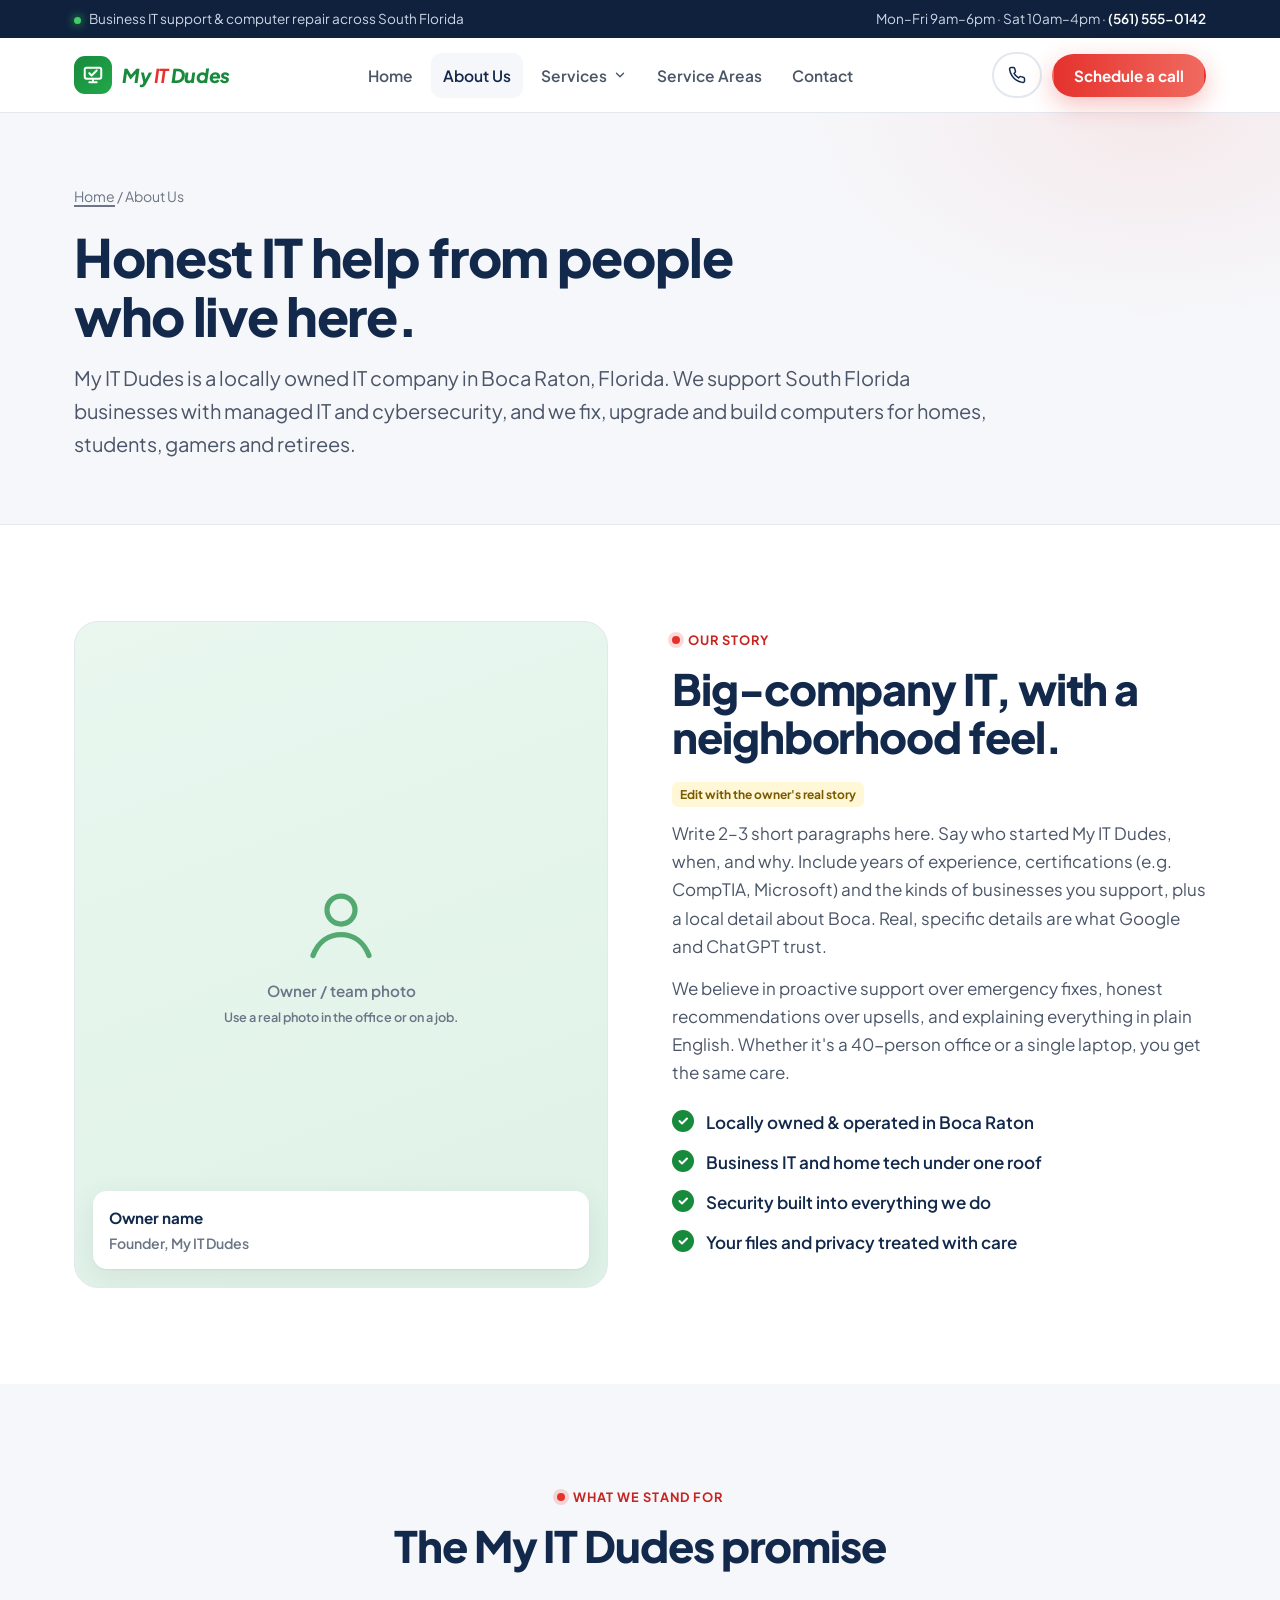
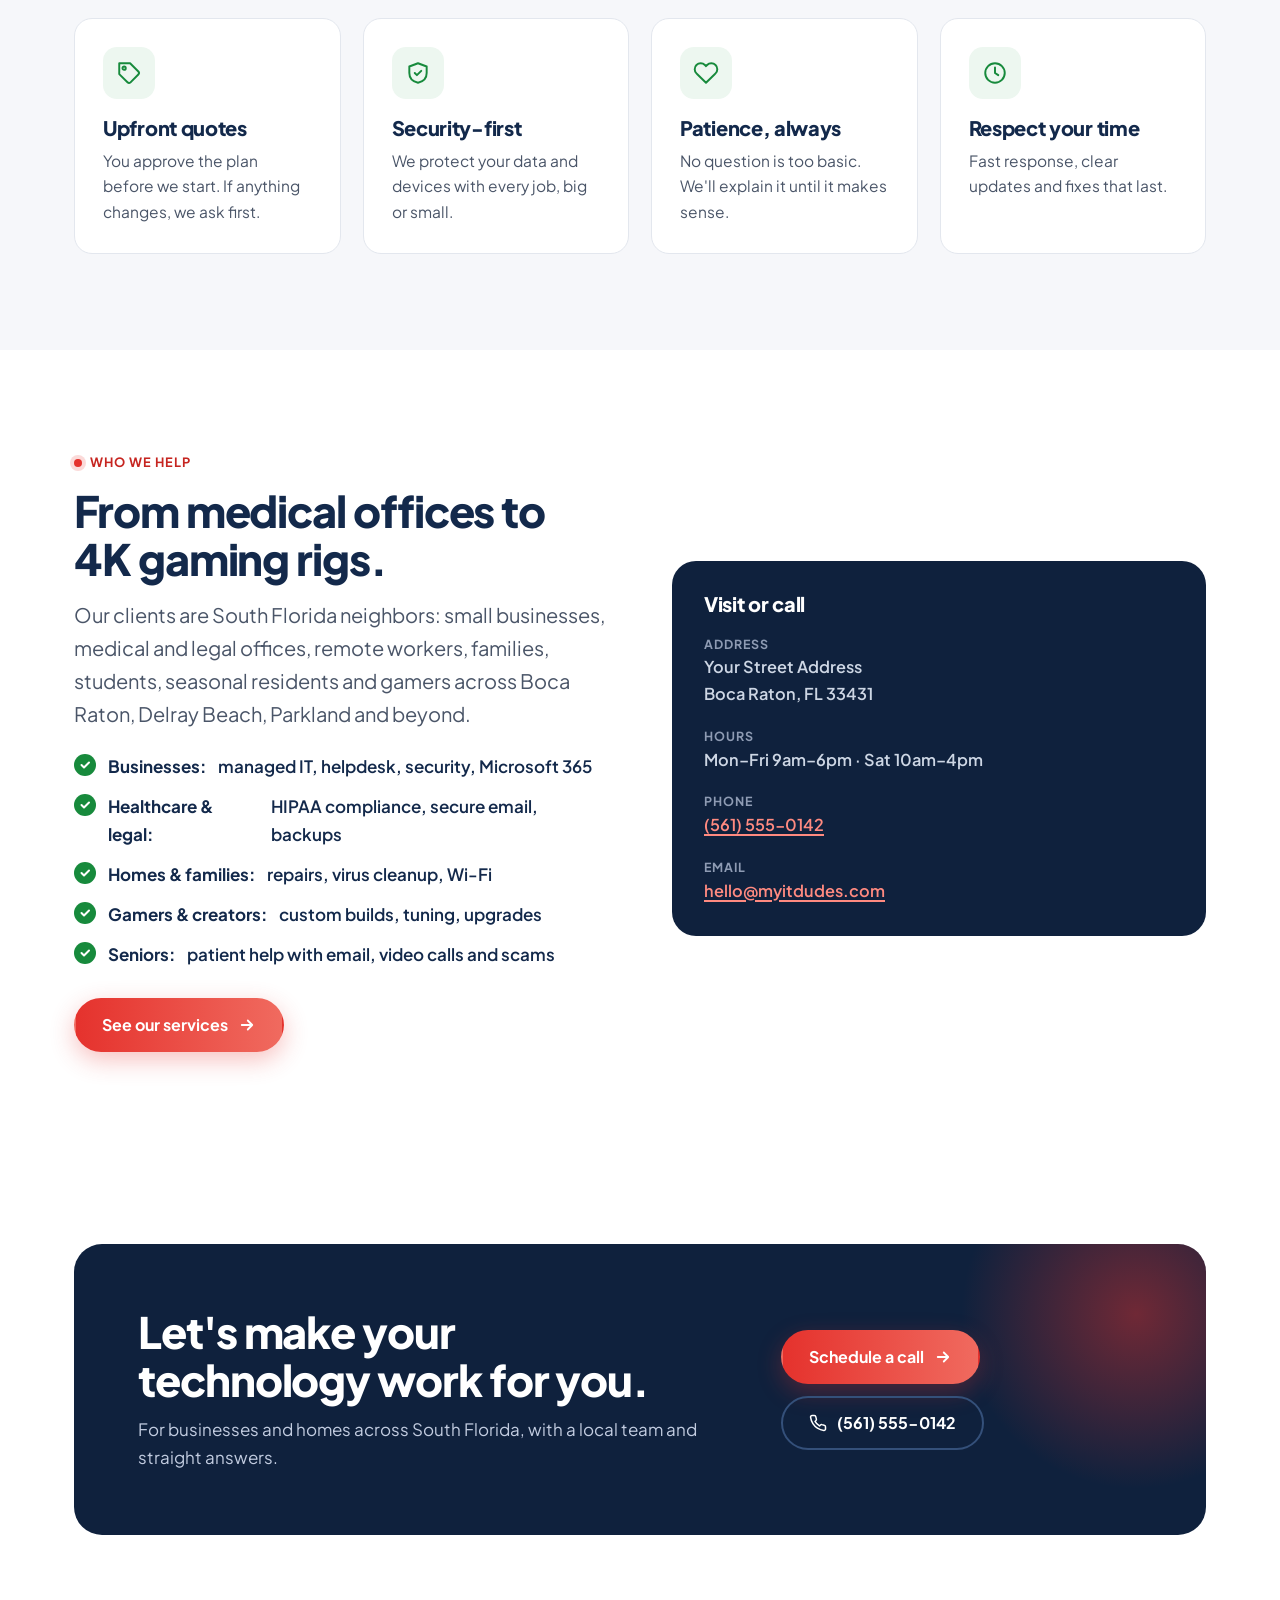
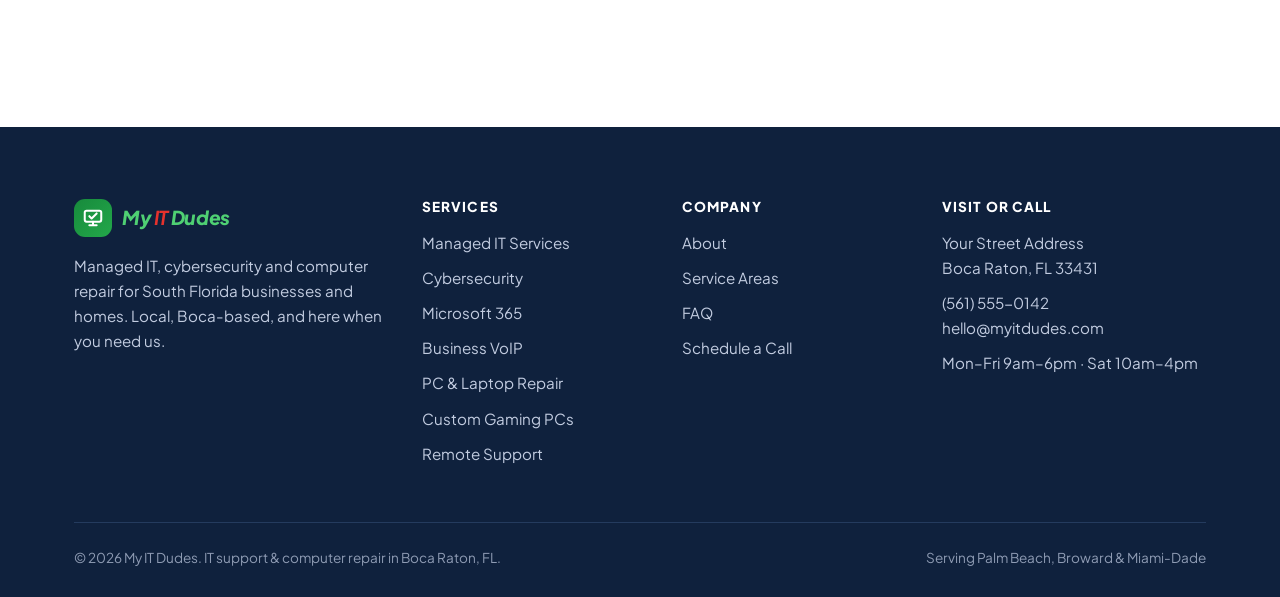
<file: about.html>
<!doctype html>
<html lang="en">
<head>
<meta charset="utf-8">
<meta name="viewport" content="width=device-width, initial-scale=1">
<title>About My IT Dudes | Local IT Company in Boca Raton, FL</title>
<meta name="description" content="My IT Dudes is a locally owned IT company in Boca Raton, FL, providing managed IT, cybersecurity and computer repair for South Florida businesses and homes, with honest advice and a local team.">
<link rel="canonical" href="https://www.myitdudes.com/about">
<meta name="robots" content="index, follow, max-image-preview:large">
<meta name="geo.region" content="US-FL">
<meta name="geo.placename" content="Boca Raton">
<meta property="og:type" content="website">
<meta property="og:site_name" content="My IT Dudes">
<meta property="og:title" content="About My IT Dudes | Local IT Company in Boca Raton, FL">
<meta property="og:description" content="My IT Dudes is a locally owned IT company in Boca Raton, FL, providing managed IT, cybersecurity and computer repair for South Florida businesses and homes, with honest advice and a local team.">
<meta property="og:url" content="https://www.myitdudes.com/about">
<meta property="og:locale" content="en_US">
<meta name="twitter:card" content="summary_large_image">
<meta name="theme-color" content="#0b1410">
<link rel="icon" href="data:image/svg+xml,%3Csvg xmlns='http://www.w3.org/2000/svg' viewBox='0 0 32 32'%3E%3Crect width='32' height='32' rx='8' fill='%230b1410'/%3E%3Cpath d='M9 16.5l4.5 4.5L23 11' fill='none' stroke='%2339ff7a' stroke-width='3.5' stroke-linecap='round' stroke-linejoin='round'/%3E%3C/svg%3E">
<link rel="preconnect" href="https://fonts.googleapis.com">
<link rel="preconnect" href="https://fonts.gstatic.com" crossorigin>
<link href="https://fonts.googleapis.com/css2?family=Plus+Jakarta+Sans:wght@400;500;600;700;800&display=swap" rel="stylesheet">
<link rel="stylesheet" href="styles.css">
<script type="application/ld+json">
{
 "@context": "https://schema.org",
 "@graph": [
  {
   "@type": [
    "LocalBusiness",
    "ProfessionalService"
   ],
   "@id": "https://www.myitdudes.com/#business",
   "name": "My IT Dudes",
   "description": "Boca Raton IT company providing managed IT services, cybersecurity, Microsoft 365, cloud, VoIP and printer support for businesses, plus PC and laptop repair, virus removal, data recovery, custom gaming PC builds, house calls and remote support for homes across South Florida.",
   "url": "https://www.myitdudes.com/",
   "telephone": "+15615550142",
   "email": "hello@myitdudes.com",
   "address": {
    "@type": "PostalAddress",
    "streetAddress": "Your Street Address",
    "addressLocality": "Boca Raton",
    "addressRegion": "FL",
    "postalCode": "33431",
    "addressCountry": "US"
   },
   "geo": {
    "@type": "GeoCoordinates",
    "latitude": 26.3683,
    "longitude": -80.1289
   },
   "openingHoursSpecification": [
    {
     "@type": "OpeningHoursSpecification",
     "dayOfWeek": [
      "Monday",
      "Tuesday",
      "Wednesday",
      "Thursday",
      "Friday"
     ],
     "opens": "09:00",
     "closes": "18:00"
    },
    {
     "@type": "OpeningHoursSpecification",
     "dayOfWeek": "Saturday",
     "opens": "10:00",
     "closes": "16:00"
    }
   ],
   "areaServed": [
    {
     "@type": "City",
     "name": "Boca Raton, FL"
    },
    {
     "@type": "City",
     "name": "Delray Beach, FL"
    },
    {
     "@type": "City",
     "name": "Boynton Beach, FL"
    },
    {
     "@type": "City",
     "name": "Highland Beach, FL"
    },
    {
     "@type": "City",
     "name": "Deerfield Beach, FL"
    },
    {
     "@type": "City",
     "name": "Pompano Beach, FL"
    },
    {
     "@type": "City",
     "name": "Parkland, FL"
    },
    {
     "@type": "City",
     "name": "Coconut Creek, FL"
    },
    {
     "@type": "City",
     "name": "Coral Springs, FL"
    },
    {
     "@type": "City",
     "name": "Fort Lauderdale, FL"
    },
    {
     "@type": "City",
     "name": "West Palm Beach, FL"
    },
    {
     "@type": "City",
     "name": "Hollywood, FL"
    },
    {
     "@type": "City",
     "name": "Miami, FL"
    }
   ],
   "knowsAbout": [
    "Managed IT services",
    "IT helpdesk support",
    "Cybersecurity",
    "Ransomware protection",
    "Backup and disaster recovery",
    "HIPAA IT compliance",
    "Microsoft 365 management",
    "Cloud migration",
    "Business VoIP phone systems",
    "Managed print services",
    "Computer repair",
    "Laptop repair",
    "Virus and malware removal",
    "Data recovery",
    "Custom gaming PC builds",
    "SSD and RAM upgrades",
    "Remote IT support",
    "Wi-Fi and mesh network setup"
   ],
   "sameAs": [
    "https://www.google.com/maps/place/YOUR-GOOGLE-BUSINESS-PROFILE",
    "https://www.yelp.com/biz/YOUR-YELP-PAGE",
    "https://www.facebook.com/YOUR-PAGE"
   ]
  },
  {
   "@type": "AboutPage",
   "url": "https://www.myitdudes.com/about",
   "name": "About My IT Dudes",
   "about": {
    "@id": "https://www.myitdudes.com/#business"
   }
  },
  {
   "@type": "BreadcrumbList",
   "itemListElement": [
    {
     "@type": "ListItem",
     "position": 1,
     "name": "Home",
     "item": "https://www.myitdudes.com/"
    },
    {
     "@type": "ListItem",
     "position": 2,
     "name": "About",
     "item": "https://www.myitdudes.com/about"
    }
   ]
  }
 ]
}
</script>
</head>
<body>
<a class="skip" href="#main">Skip to content</a>
<div class="topbar"><div class="wrap"><span><span class="dot"></span>Business IT support &amp; computer repair across South Florida</span><span class="hide-sm">Mon–Fri 9am–6pm · Sat 10am–4pm · <a href="tel:+15615550142">(561) 555-0142</a></span></div></div>
<header class="site-header"><div class="wrap nav">
  <a class="logo" href="index.html" aria-label="My IT Dudes home"><span class="logo-mark"><svg viewBox="0 0 24 24" fill="none" stroke="#ffffff" stroke-width="2.2" stroke-linecap="round" stroke-linejoin="round"><rect x="3" y="4" width="18" height="12" rx="2"/><path d="M8 20h8M12 16v4"/><path d="M8 10l2.5 2.5L16 7"/></svg></span><span class="wordmark"><i>My</i> <b>IT</b> <i>Dudes</i></span></a>
  <nav aria-label="Main"><ul class="nav-links" id="nav-links"><li><a href="index.html">Home</a></li><li><a href="about.html" aria-current="page">About Us</a></li><li class="has-mega"><button class="mega-toggle" type="button" aria-expanded="false" aria-controls="mega">Services <svg viewBox="0 0 24 24" fill="none" stroke="currentColor" stroke-width="2.4" stroke-linecap="round" stroke-linejoin="round" width="14" height="14"><path d="M6 9l6 6 6-6"/></svg></button><div class="mega" id="mega"><div class="mega-grid"><div class="mega-col"><h3>Managed IT</h3><ul><li><a href="services.html#managed-it">Managed IT Services</a></li><li><a href="services.html#it-helpdesk">IT Support & Helpdesk</a></li><li><a href="services.html#it-strategy">IT Strategy, Planning & vCISO</a></li></ul></div><div class="mega-col"><h3>IT Security</h3><ul><li><a href="services.html#cybersecurity">Cybersecurity & Ransomware Protection</a></li><li><a href="services.html#backup-recovery">Backup & Disaster Recovery</a></li><li><a href="services.html#compliance">HIPAA & IT Compliance</a></li></ul></div><div class="mega-col"><h3>Cloud & M365</h3><ul><li><a href="services.html#microsoft-365">Microsoft 365 & Email Management</a></li><li><a href="services.html#cloud-services">Cloud Migration & Hosting</a></li></ul></div><div class="mega-col"><h3>Phones & Office</h3><ul><li><a href="services.html#voip">Business VoIP Phone Systems</a></li><li><a href="services.html#printers">Managed Print & Printer Support</a></li><li><a href="services.html#wifi-network">Business & Home Networks, Wi-Fi</a></li></ul></div><div class="mega-col"><h3>Home & PC Repair</h3><ul><li><a href="services.html#pc-laptop-repair">PC & Laptop Repair</a></li><li><a href="services.html#virus-removal">Virus & Malware Removal</a></li><li><a href="services.html#tune-up">Slow Computer Tune-Up</a></li><li><a href="services.html#data-recovery">Data Recovery</a></li><li><a href="services.html#screen-battery">Screen, Battery & Hardware</a></li><li><a href="services.html#upgrades">SSD & RAM Upgrades</a></li><li><a href="services.html#custom-gaming-pc">Custom & Gaming PC Builds</a></li><li><a href="services.html#house-calls">On-Site House Calls</a></li><li><a href="services.html#remote-pc-repair">Remote Support</a></li><li><a href="services.html#senior-tech-help">Tech Help for Seniors</a></li></ul></div></div><div class="mega-foot"><span>Not sure what you need? We'll point you in the right direction.</span><a href="services.html">View all services <svg viewBox="0 0 24 24" fill="none" stroke="currentColor" stroke-width="2.4" stroke-linecap="round" stroke-linejoin="round" width="16" height="16"><path d="M5 12h14M13 6l6 6-6 6"/></svg></a></div></div></li><li><a href="services.html#areas">Service Areas</a></li><li><a href="contact.html">Contact</a></li></ul></nav>
  <div class="nav-cta">
    <a class="btn btn-ghost" href="tel:+15615550142" aria-label="Call (561) 555-0142"><svg viewBox="0 0 24 24" fill="none" stroke="currentColor" stroke-width="2" stroke-linecap="round" stroke-linejoin="round"><path d="M22 16.9v3a2 2 0 01-2.2 2 19.8 19.8 0 01-8.6-3.1 19.5 19.5 0 01-6-6A19.8 19.8 0 012.1 4.2 2 2 0 014.1 2h3a2 2 0 012 1.7c.1 1 .4 1.9.7 2.8a2 2 0 01-.5 2.1L8 9.9a16 16 0 006 6l1.3-1.3a2 2 0 012.1-.4c.9.3 1.8.6 2.8.7a2 2 0 011.8 2z"/></svg><span class="call-txt">(561) 555-0142</span></a>
    <a class="btn btn-neon" href="contact.html">Schedule a call</a>
    <button class="menu-btn" aria-label="Open menu" aria-expanded="false" aria-controls="nav-links"><span></span></button>
  </div>
</div></header>
<main id="main">

<div class="page-hero"><div class="wrap">
 <nav class="crumbs" aria-label="Breadcrumb"><a href="index.html">Home</a> / About Us</nav>
 <h1>Honest IT help from people who live here.</h1>
 <p class="lead">My IT Dudes is a locally owned IT company in Boca Raton, Florida. We support South Florida businesses with managed IT and cybersecurity, and we fix, upgrade and build computers for homes, students, gamers and retirees.</p>
</div></div>

<section><div class="wrap split">
 <div class="photo reveal"><div><svg viewBox="0 0 24 24" fill="none" stroke="currentColor" stroke-width="1.5" stroke-linecap="round" stroke-linejoin="round"><circle cx="12" cy="8" r="4"/><path d="M4 21c1.5-4 4.5-6 8-6s6.5 2 8 6"/></svg>Owner / team photo<br><small>Use a real photo in the office or on a job.</small></div>
  <div class="cap"><strong>Owner name</strong><span style="font-size:.88rem">Founder, My IT Dudes</span></div></div>
 <div>
  <span class="eyebrow">Our story</span>
  <h2>Big-company IT, with a neighborhood feel.</h2>
  <p style="margin-top:16px"><span class="placeholder-note">Edit with the owner's real story</span><br>Write 2–3 short paragraphs here. Say who started My IT Dudes, when, and why. Include years of experience, certifications (e.g. CompTIA, Microsoft) and the kinds of businesses you support, plus a local detail about Boca. Real, specific details are what Google and ChatGPT trust.</p>
  <p style="margin-top:14px">We believe in proactive support over emergency fixes, honest recommendations over upsells, and explaining everything in plain English. Whether it's a 40-person office or a single laptop, you get the same care.</p>
  <ul class="checks"><li>Locally owned &amp; operated in Boca Raton</li><li>Business IT and home tech under one roof</li><li>Security built into everything we do</li><li>Your files and privacy treated with care</li></ul>
 </div>
</div></section>

<section class="soft"><div class="wrap">
 <div class="section-head center"><span class="eyebrow">What we stand for</span><h2>The My IT Dudes promise</h2></div>
 <div class="grid g4">
  <div class="card reveal"><div class="ico"><svg viewBox="0 0 24 24" fill="none" stroke="currentColor" stroke-width="1.8" stroke-linecap="round" stroke-linejoin="round"><path d="M20.6 13.4L13.4 20.6a2 2 0 01-2.8 0L3 13V3h10l7.6 7.6a2 2 0 010 2.8z"/><circle cx="7.5" cy="7.5" r="1.5"/></svg></div><h3>Upfront quotes</h3><p>You approve the plan before we start. If anything changes, we ask first.</p></div>
  <div class="card reveal"><div class="ico"><svg viewBox="0 0 24 24" fill="none" stroke="currentColor" stroke-width="1.8" stroke-linecap="round" stroke-linejoin="round"><path d="M12 3l8 3v6c0 5-3.5 8-8 9-4.5-1-8-4-8-9V6l8-3z"/><path d="M9 12l2 2 4-4"/></svg></div><h3>Security-first</h3><p>We protect your data and devices with every job, big or small.</p></div>
  <div class="card reveal"><div class="ico"><svg viewBox="0 0 24 24" fill="none" stroke="currentColor" stroke-width="1.8" stroke-linecap="round" stroke-linejoin="round"><path d="M20.8 4.6a5.5 5.5 0 00-7.8 0L12 5.7l-1-1.1a5.5 5.5 0 00-7.8 7.8l1 1L12 21l7.8-7.6 1-1a5.5 5.5 0 000-7.8z"/></svg></div><h3>Patience, always</h3><p>No question is too basic. We'll explain it until it makes sense.</p></div>
  <div class="card reveal"><div class="ico"><svg viewBox="0 0 24 24" fill="none" stroke="currentColor" stroke-width="1.8" stroke-linecap="round" stroke-linejoin="round"><circle cx="12" cy="12" r="9"/><path d="M12 7v5l3 2"/></svg></div><h3>Respect your time</h3><p>Fast response, clear updates and fixes that last.</p></div>
 </div>
</div></section>

<section><div class="wrap split">
 <div>
  <span class="eyebrow">Who we help</span>
  <h2>From medical offices to 4K gaming rigs.</h2>
  <p class="lead" style="margin-top:14px">Our clients are South Florida neighbors: small businesses, medical and legal offices, remote workers, families, students, seasonal residents and gamers across Boca Raton, Delray Beach, Parkland and beyond.</p>
  <ul class="checks"><li><b>Businesses:</b> managed IT, helpdesk, security, Microsoft 365</li><li><b>Healthcare &amp; legal:</b> HIPAA compliance, secure email, backups</li><li><b>Homes &amp; families:</b> repairs, virus cleanup, Wi-Fi</li><li><b>Gamers &amp; creators:</b> custom builds, tuning, upgrades</li><li><b>Seniors:</b> patient help with email, video calls and scams</li></ul>
  <a class="btn btn-neon" href="services.html">See our services <svg viewBox="0 0 24 24" fill="none" stroke="currentColor" stroke-width="2.4" stroke-linecap="round" stroke-linejoin="round" width="16" height="16"><path d="M5 12h14M13 6l6 6-6 6"/></svg></a>
 </div>
 <div class="info-card reveal">
  <h3>Visit or call</h3>
  <dl>
   <div><dt>Address</dt><dd>Your Street Address<br>Boca Raton, FL 33431</dd></div>
   <div><dt>Hours</dt><dd>Mon–Fri 9am–6pm · Sat 10am–4pm</dd></div>
   <div><dt>Phone</dt><dd><a href="tel:+15615550142">(561) 555-0142</a></dd></div>
   <div><dt>Email</dt><dd><a href="mailto:hello@myitdudes.com">hello@myitdudes.com</a></dd></div>
  </dl>
 </div>
</div></section>
<section><div class="wrap"><div class="cta-band reveal">
<div><h2>Let's make your technology work for you.</h2><p>For businesses and homes across South Florida, with a local team and straight answers.</p></div>
<div class="btns"><a class="btn btn-neon" href="contact.html">Schedule a call <svg viewBox="0 0 24 24" fill="none" stroke="currentColor" stroke-width="2.4" stroke-linecap="round" stroke-linejoin="round" width="16" height="16"><path d="M5 12h14M13 6l6 6-6 6"/></svg></a><a class="btn btn-ghost" href="tel:+15615550142"><svg viewBox="0 0 24 24" fill="none" stroke="currentColor" stroke-width="2" stroke-linecap="round" stroke-linejoin="round"><path d="M22 16.9v3a2 2 0 01-2.2 2 19.8 19.8 0 01-8.6-3.1 19.5 19.5 0 01-6-6A19.8 19.8 0 012.1 4.2 2 2 0 014.1 2h3a2 2 0 012 1.7c.1 1 .4 1.9.7 2.8a2 2 0 01-.5 2.1L8 9.9a16 16 0 006 6l1.3-1.3a2 2 0 012.1-.4c.9.3 1.8.6 2.8.7a2 2 0 011.8 2z"/></svg> (561) 555-0142</a></div>
</div></div></section>

</main>
<footer class="site-footer"><div class="wrap">
  <div class="foot-grid">
    <div>
      <a class="logo" href="index.html"><span class="logo-mark"><svg viewBox="0 0 24 24" fill="none" stroke="#ffffff" stroke-width="2.2" stroke-linecap="round" stroke-linejoin="round"><rect x="3" y="4" width="18" height="12" rx="2"/><path d="M8 20h8M12 16v4"/><path d="M8 10l2.5 2.5L16 7"/></svg></span><span class="wordmark"><i>My</i> <b>IT</b> <i>Dudes</i></span></a>
      <p>Managed IT, cybersecurity and computer repair for South Florida businesses and homes. Local, Boca-based, and here when you need us.</p>
    </div>
    <div><h4>Services</h4><ul>
      <li><a href="services.html#managed-it">Managed IT Services</a></li>
      <li><a href="services.html#cybersecurity">Cybersecurity</a></li>
      <li><a href="services.html#microsoft-365">Microsoft 365</a></li>
      <li><a href="services.html#voip">Business VoIP</a></li>
      <li><a href="services.html#pc-laptop-repair">PC &amp; Laptop Repair</a></li>
      <li><a href="services.html#custom-gaming-pc">Custom Gaming PCs</a></li>
      <li><a href="services.html#remote-pc-repair">Remote Support</a></li>
    </ul></div>
    <div><h4>Company</h4><ul>
      <li><a href="about.html">About</a></li>
      <li><a href="services.html#areas">Service Areas</a></li>
      <li><a href="index.html#faq">FAQ</a></li>
      <li><a href="contact.html">Schedule a Call</a></li>
    </ul></div>
    <div><h4>Visit or call</h4>
      <address style="font-style:normal"><p>Your Street Address<br>Boca Raton, FL 33431</p>
      <p style="margin-top:10px"><a href="tel:+15615550142">(561) 555-0142</a><br><a href="mailto:hello@myitdudes.com">hello@myitdudes.com</a></p>
      <p style="margin-top:10px">Mon–Fri 9am–6pm · Sat 10am–4pm</p></address>
    </div>
  </div>
  <div class="foot-bottom"><span>© 2026 My IT Dudes. IT support &amp; computer repair in Boca Raton, FL.</span><span>Serving Palm Beach, Broward &amp; Miami-Dade</span></div>
</div></footer>
<div class="mobile-bar"><a class="btn btn-ghost" href="tel:+15615550142"><svg viewBox="0 0 24 24" fill="none" stroke="currentColor" stroke-width="2" stroke-linecap="round" stroke-linejoin="round"><path d="M22 16.9v3a2 2 0 01-2.2 2 19.8 19.8 0 01-8.6-3.1 19.5 19.5 0 01-6-6A19.8 19.8 0 012.1 4.2 2 2 0 014.1 2h3a2 2 0 012 1.7c.1 1 .4 1.9.7 2.8a2 2 0 01-.5 2.1L8 9.9a16 16 0 006 6l1.3-1.3a2 2 0 012.1-.4c.9.3 1.8.6 2.8.7a2 2 0 011.8 2z"/></svg> Call</a><a class="btn btn-neon" href="contact.html">Schedule a call</a></div>
<script>
(function(){var b=document.querySelector('.menu-btn'),n=document.getElementById('nav-links');
b&&b.addEventListener('click',function(){var o=n.classList.toggle('open');b.setAttribute('aria-expanded',o)});
var mt=document.querySelector('.mega-toggle'),mg=mt&&mt.parentElement;mt&&mt.addEventListener('click',function(e){e.stopPropagation();var o=mg.classList.toggle('open');mt.setAttribute('aria-expanded',o)});
document.addEventListener('click',function(e){if(mg&&!mg.contains(e.target)){mg.classList.remove('open');mt.setAttribute('aria-expanded','false')}});
document.addEventListener('keydown',function(e){if(e.key==='Escape'&&mg){mg.classList.remove('open');mt.setAttribute('aria-expanded','false');}});
var r=document.querySelectorAll('.reveal');if('IntersectionObserver'in window){var io=new IntersectionObserver(function(e){e.forEach(function(x){if(x.isIntersecting){x.target.classList.add('in');io.unobserve(x.target)}})},{rootMargin:'0px 0px -8% 0px'});r.forEach(function(el){io.observe(el)})}else{r.forEach(function(el){el.classList.add('in')})}})();
</script>
</body>
</html>
</file>
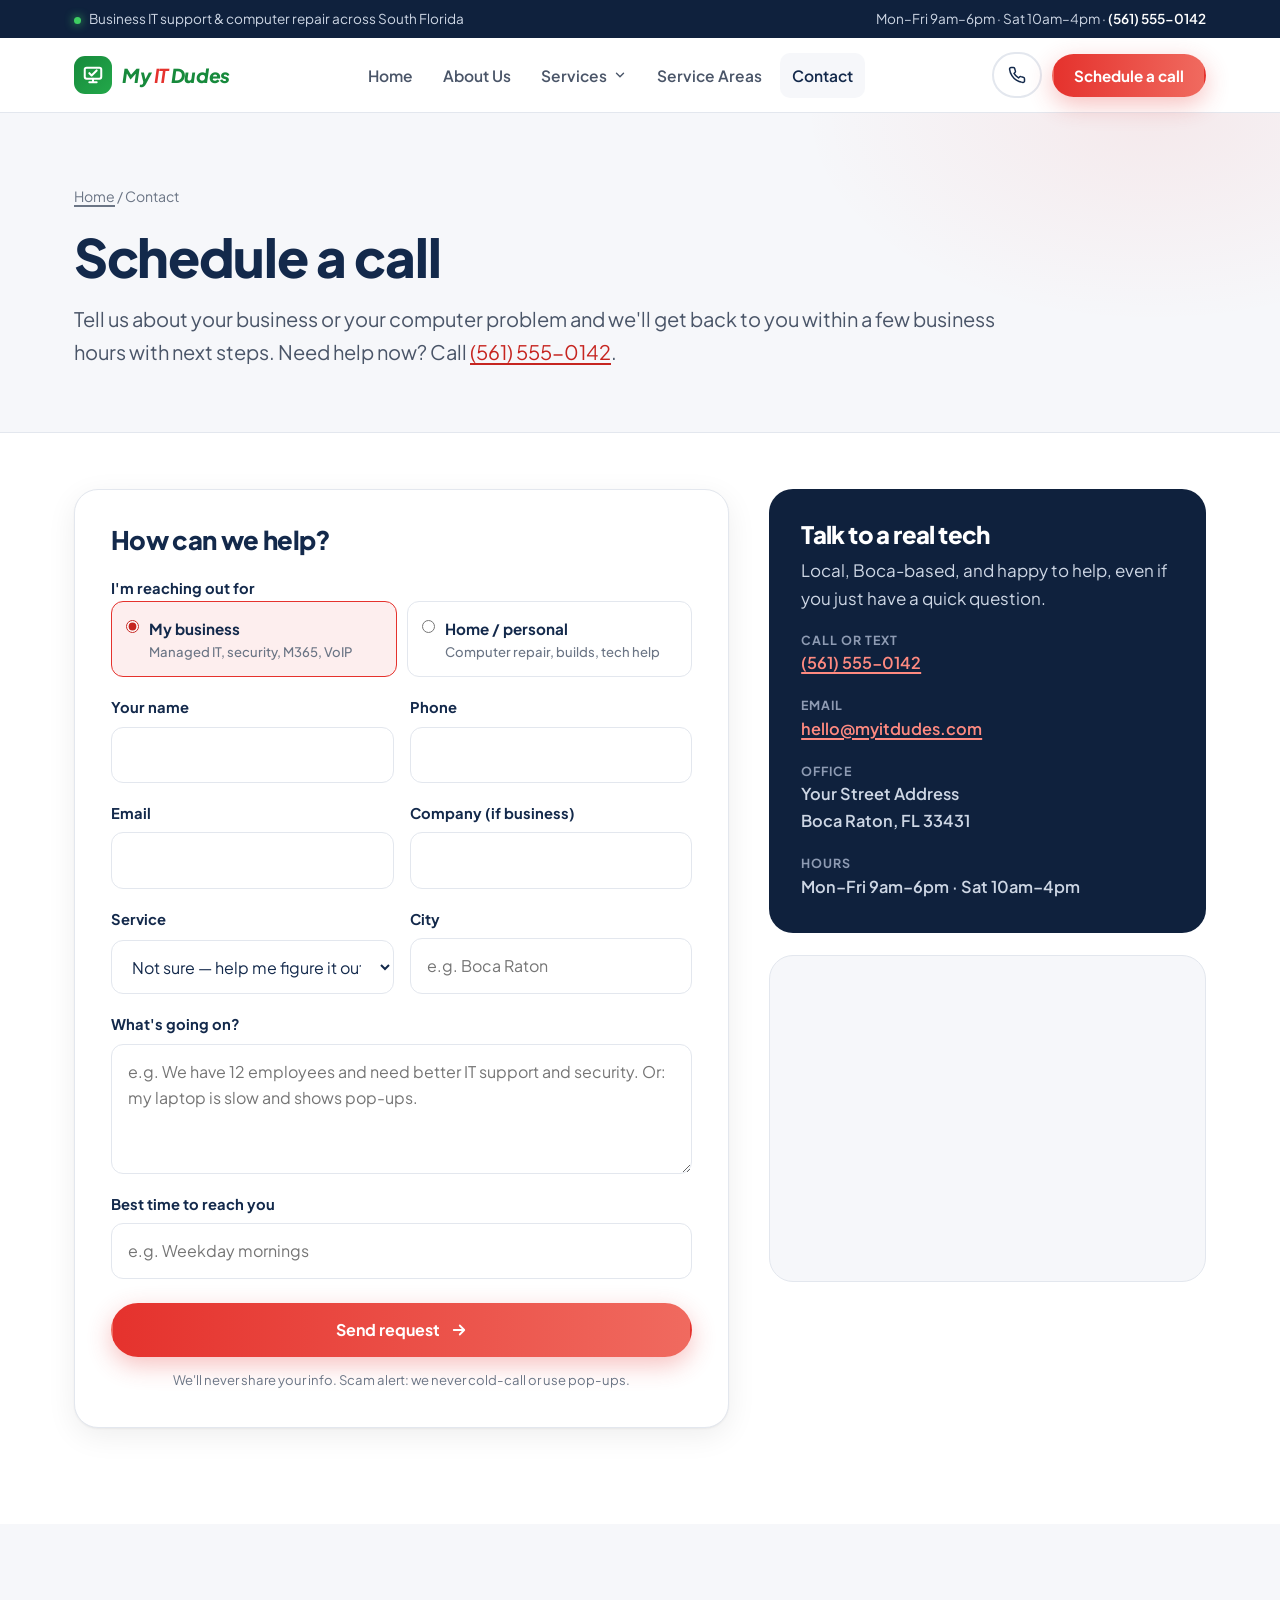
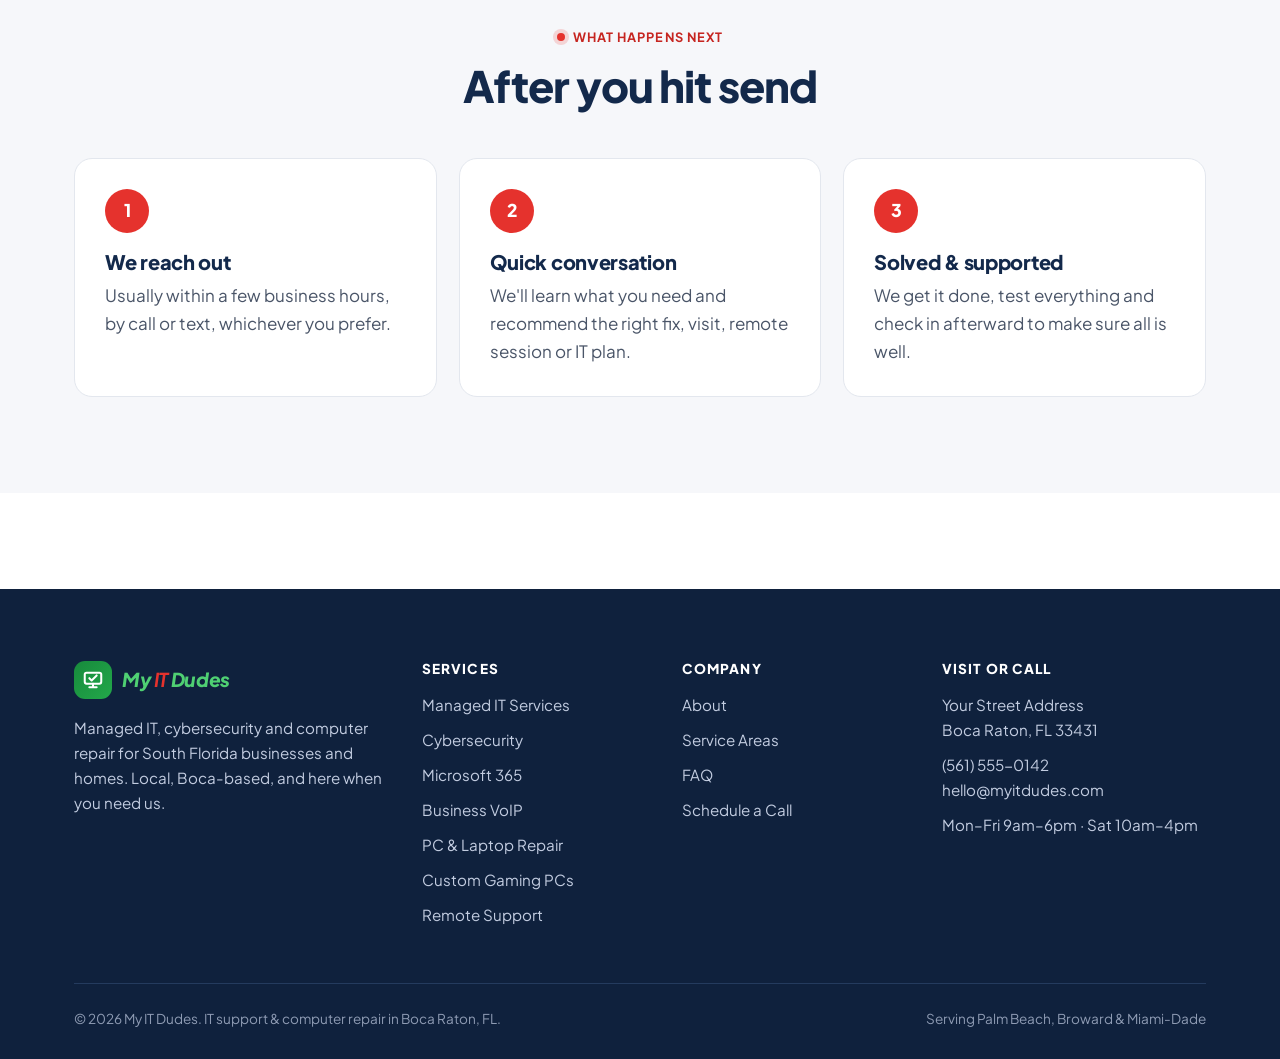
<file: contact.html>
<!doctype html>
<html lang="en">
<head>
<meta charset="utf-8">
<meta name="viewport" content="width=device-width, initial-scale=1">
<title>Schedule a Call | IT Support & Computer Repair Boca Raton | My IT Dudes</title>
<meta name="description" content="Contact My IT Dudes for managed IT, cybersecurity and business IT support, or PC, laptop and gaming PC repair in Boca Raton and South Florida. On-site, drop-off and remote help. Call (561) 555-0142.">
<link rel="canonical" href="https://www.myitdudes.com/contact">
<meta name="robots" content="index, follow, max-image-preview:large">
<meta name="geo.region" content="US-FL">
<meta name="geo.placename" content="Boca Raton">
<meta property="og:type" content="website">
<meta property="og:site_name" content="My IT Dudes">
<meta property="og:title" content="Schedule a Call | IT Support & Computer Repair Boca Raton | My IT Dudes">
<meta property="og:description" content="Contact My IT Dudes for managed IT, cybersecurity and business IT support, or PC, laptop and gaming PC repair in Boca Raton and South Florida. On-site, drop-off and remote help. Call (561) 555-0142.">
<meta property="og:url" content="https://www.myitdudes.com/contact">
<meta property="og:locale" content="en_US">
<meta name="twitter:card" content="summary_large_image">
<meta name="theme-color" content="#0b1410">
<link rel="icon" href="data:image/svg+xml,%3Csvg xmlns='http://www.w3.org/2000/svg' viewBox='0 0 32 32'%3E%3Crect width='32' height='32' rx='8' fill='%230b1410'/%3E%3Cpath d='M9 16.5l4.5 4.5L23 11' fill='none' stroke='%2339ff7a' stroke-width='3.5' stroke-linecap='round' stroke-linejoin='round'/%3E%3C/svg%3E">
<link rel="preconnect" href="https://fonts.googleapis.com">
<link rel="preconnect" href="https://fonts.gstatic.com" crossorigin>
<link href="https://fonts.googleapis.com/css2?family=Plus+Jakarta+Sans:wght@400;500;600;700;800&display=swap" rel="stylesheet">
<link rel="stylesheet" href="styles.css">
<script type="application/ld+json">
{
 "@context": "https://schema.org",
 "@graph": [
  {
   "@type": [
    "LocalBusiness",
    "ProfessionalService"
   ],
   "@id": "https://www.myitdudes.com/#business",
   "name": "My IT Dudes",
   "description": "Boca Raton IT company providing managed IT services, cybersecurity, Microsoft 365, cloud, VoIP and printer support for businesses, plus PC and laptop repair, virus removal, data recovery, custom gaming PC builds, house calls and remote support for homes across South Florida.",
   "url": "https://www.myitdudes.com/",
   "telephone": "+15615550142",
   "email": "hello@myitdudes.com",
   "address": {
    "@type": "PostalAddress",
    "streetAddress": "Your Street Address",
    "addressLocality": "Boca Raton",
    "addressRegion": "FL",
    "postalCode": "33431",
    "addressCountry": "US"
   },
   "geo": {
    "@type": "GeoCoordinates",
    "latitude": 26.3683,
    "longitude": -80.1289
   },
   "openingHoursSpecification": [
    {
     "@type": "OpeningHoursSpecification",
     "dayOfWeek": [
      "Monday",
      "Tuesday",
      "Wednesday",
      "Thursday",
      "Friday"
     ],
     "opens": "09:00",
     "closes": "18:00"
    },
    {
     "@type": "OpeningHoursSpecification",
     "dayOfWeek": "Saturday",
     "opens": "10:00",
     "closes": "16:00"
    }
   ],
   "areaServed": [
    {
     "@type": "City",
     "name": "Boca Raton, FL"
    },
    {
     "@type": "City",
     "name": "Delray Beach, FL"
    },
    {
     "@type": "City",
     "name": "Boynton Beach, FL"
    },
    {
     "@type": "City",
     "name": "Highland Beach, FL"
    },
    {
     "@type": "City",
     "name": "Deerfield Beach, FL"
    },
    {
     "@type": "City",
     "name": "Pompano Beach, FL"
    },
    {
     "@type": "City",
     "name": "Parkland, FL"
    },
    {
     "@type": "City",
     "name": "Coconut Creek, FL"
    },
    {
     "@type": "City",
     "name": "Coral Springs, FL"
    },
    {
     "@type": "City",
     "name": "Fort Lauderdale, FL"
    },
    {
     "@type": "City",
     "name": "West Palm Beach, FL"
    },
    {
     "@type": "City",
     "name": "Hollywood, FL"
    },
    {
     "@type": "City",
     "name": "Miami, FL"
    }
   ],
   "knowsAbout": [
    "Managed IT services",
    "IT helpdesk support",
    "Cybersecurity",
    "Ransomware protection",
    "Backup and disaster recovery",
    "HIPAA IT compliance",
    "Microsoft 365 management",
    "Cloud migration",
    "Business VoIP phone systems",
    "Managed print services",
    "Computer repair",
    "Laptop repair",
    "Virus and malware removal",
    "Data recovery",
    "Custom gaming PC builds",
    "SSD and RAM upgrades",
    "Remote IT support",
    "Wi-Fi and mesh network setup"
   ],
   "sameAs": [
    "https://www.google.com/maps/place/YOUR-GOOGLE-BUSINESS-PROFILE",
    "https://www.yelp.com/biz/YOUR-YELP-PAGE",
    "https://www.facebook.com/YOUR-PAGE"
   ]
  },
  {
   "@type": "ContactPage",
   "url": "https://www.myitdudes.com/contact",
   "name": "Contact My IT Dudes",
   "about": {
    "@id": "https://www.myitdudes.com/#business"
   }
  },
  {
   "@type": "BreadcrumbList",
   "itemListElement": [
    {
     "@type": "ListItem",
     "position": 1,
     "name": "Home",
     "item": "https://www.myitdudes.com/"
    },
    {
     "@type": "ListItem",
     "position": 2,
     "name": "Contact",
     "item": "https://www.myitdudes.com/contact"
    }
   ]
  }
 ]
}
</script>
</head>
<body>
<a class="skip" href="#main">Skip to content</a>
<div class="topbar"><div class="wrap"><span><span class="dot"></span>Business IT support &amp; computer repair across South Florida</span><span class="hide-sm">Mon–Fri 9am–6pm · Sat 10am–4pm · <a href="tel:+15615550142">(561) 555-0142</a></span></div></div>
<header class="site-header"><div class="wrap nav">
  <a class="logo" href="index.html" aria-label="My IT Dudes home"><span class="logo-mark"><svg viewBox="0 0 24 24" fill="none" stroke="#ffffff" stroke-width="2.2" stroke-linecap="round" stroke-linejoin="round"><rect x="3" y="4" width="18" height="12" rx="2"/><path d="M8 20h8M12 16v4"/><path d="M8 10l2.5 2.5L16 7"/></svg></span><span class="wordmark"><i>My</i> <b>IT</b> <i>Dudes</i></span></a>
  <nav aria-label="Main"><ul class="nav-links" id="nav-links"><li><a href="index.html">Home</a></li><li><a href="about.html">About Us</a></li><li class="has-mega"><button class="mega-toggle" type="button" aria-expanded="false" aria-controls="mega">Services <svg viewBox="0 0 24 24" fill="none" stroke="currentColor" stroke-width="2.4" stroke-linecap="round" stroke-linejoin="round" width="14" height="14"><path d="M6 9l6 6 6-6"/></svg></button><div class="mega" id="mega"><div class="mega-grid"><div class="mega-col"><h3>Managed IT</h3><ul><li><a href="services.html#managed-it">Managed IT Services</a></li><li><a href="services.html#it-helpdesk">IT Support & Helpdesk</a></li><li><a href="services.html#it-strategy">IT Strategy, Planning & vCISO</a></li></ul></div><div class="mega-col"><h3>IT Security</h3><ul><li><a href="services.html#cybersecurity">Cybersecurity & Ransomware Protection</a></li><li><a href="services.html#backup-recovery">Backup & Disaster Recovery</a></li><li><a href="services.html#compliance">HIPAA & IT Compliance</a></li></ul></div><div class="mega-col"><h3>Cloud & M365</h3><ul><li><a href="services.html#microsoft-365">Microsoft 365 & Email Management</a></li><li><a href="services.html#cloud-services">Cloud Migration & Hosting</a></li></ul></div><div class="mega-col"><h3>Phones & Office</h3><ul><li><a href="services.html#voip">Business VoIP Phone Systems</a></li><li><a href="services.html#printers">Managed Print & Printer Support</a></li><li><a href="services.html#wifi-network">Business & Home Networks, Wi-Fi</a></li></ul></div><div class="mega-col"><h3>Home & PC Repair</h3><ul><li><a href="services.html#pc-laptop-repair">PC & Laptop Repair</a></li><li><a href="services.html#virus-removal">Virus & Malware Removal</a></li><li><a href="services.html#tune-up">Slow Computer Tune-Up</a></li><li><a href="services.html#data-recovery">Data Recovery</a></li><li><a href="services.html#screen-battery">Screen, Battery & Hardware</a></li><li><a href="services.html#upgrades">SSD & RAM Upgrades</a></li><li><a href="services.html#custom-gaming-pc">Custom & Gaming PC Builds</a></li><li><a href="services.html#house-calls">On-Site House Calls</a></li><li><a href="services.html#remote-pc-repair">Remote Support</a></li><li><a href="services.html#senior-tech-help">Tech Help for Seniors</a></li></ul></div></div><div class="mega-foot"><span>Not sure what you need? We'll point you in the right direction.</span><a href="services.html">View all services <svg viewBox="0 0 24 24" fill="none" stroke="currentColor" stroke-width="2.4" stroke-linecap="round" stroke-linejoin="round" width="16" height="16"><path d="M5 12h14M13 6l6 6-6 6"/></svg></a></div></div></li><li><a href="services.html#areas">Service Areas</a></li><li><a href="contact.html" aria-current="page">Contact</a></li></ul></nav>
  <div class="nav-cta">
    <a class="btn btn-ghost" href="tel:+15615550142" aria-label="Call (561) 555-0142"><svg viewBox="0 0 24 24" fill="none" stroke="currentColor" stroke-width="2" stroke-linecap="round" stroke-linejoin="round"><path d="M22 16.9v3a2 2 0 01-2.2 2 19.8 19.8 0 01-8.6-3.1 19.5 19.5 0 01-6-6A19.8 19.8 0 012.1 4.2 2 2 0 014.1 2h3a2 2 0 012 1.7c.1 1 .4 1.9.7 2.8a2 2 0 01-.5 2.1L8 9.9a16 16 0 006 6l1.3-1.3a2 2 0 012.1-.4c.9.3 1.8.6 2.8.7a2 2 0 011.8 2z"/></svg><span class="call-txt">(561) 555-0142</span></a>
    <a class="btn btn-neon" href="contact.html">Schedule a call</a>
    <button class="menu-btn" aria-label="Open menu" aria-expanded="false" aria-controls="nav-links"><span></span></button>
  </div>
</div></header>
<main id="main">

<div class="page-hero"><div class="wrap">
 <nav class="crumbs" aria-label="Breadcrumb"><a href="index.html">Home</a> / Contact</nav>
 <h1>Schedule a call</h1>
 <p class="lead">Tell us about your business or your computer problem and we'll get back to you within a few business hours with next steps. Need help now? Call <a href="tel:+15615550142">(561) 555-0142</a>.</p>
</div></div>

<section style="padding-top:56px"><div class="wrap contact-grid">
 <!-- FORM: create a free form at formspree.io, then replace YOUR_FORM_ID below -->
 <form class="form" action="https://formspree.io/f/YOUR_FORM_ID" method="POST">
  <input type="hidden" name="_subject" value="New request — website">
  <h2 style="font-size:1.6rem;margin-bottom:22px">How can we help?</h2>
  <fieldset class="field"><legend>I'm reaching out for</legend>
   <div class="radio-cards two">
    <label><input type="radio" name="client_type" value="Business" checked><span>My business<small>Managed IT, security, M365, VoIP</small></span></label>
    <label><input type="radio" name="client_type" value="Home"><span>Home / personal<small>Computer repair, builds, tech help</small></span></label>
   </div>
  </fieldset>
  <div class="form-row">
   <div class="field"><label for="name">Your name</label><input id="name" name="name" autocomplete="name" required></div>
   <div class="field"><label for="phone">Phone</label><input id="phone" name="phone" type="tel" autocomplete="tel" required></div>
  </div>
  <div class="form-row">
   <div class="field"><label for="email">Email</label><input id="email" name="email" type="email" autocomplete="email"></div>
   <div class="field"><label for="company">Company (if business)</label><input id="company" name="company" autocomplete="organization"></div>
  </div>
  <div class="form-row">
   <div class="field"><label for="service">Service</label><select id="service" name="service"><option>Not sure — help me figure it out</option><optgroup label="Managed IT"><option value="Managed IT Services" data-id="managed-it">Managed IT Services</option><option value="IT Support & Helpdesk" data-id="it-helpdesk">IT Support & Helpdesk</option><option value="IT Strategy, Planning & vCISO" data-id="it-strategy">IT Strategy, Planning & vCISO</option></optgroup><optgroup label="IT Security"><option value="Cybersecurity & Ransomware Protection" data-id="cybersecurity">Cybersecurity & Ransomware Protection</option><option value="Backup & Disaster Recovery" data-id="backup-recovery">Backup & Disaster Recovery</option><option value="HIPAA & IT Compliance" data-id="compliance">HIPAA & IT Compliance</option></optgroup><optgroup label="Cloud & M365"><option value="Microsoft 365 & Email Management" data-id="microsoft-365">Microsoft 365 & Email Management</option><option value="Cloud Migration & Hosting" data-id="cloud-services">Cloud Migration & Hosting</option></optgroup><optgroup label="Phones & Office"><option value="Business VoIP Phone Systems" data-id="voip">Business VoIP Phone Systems</option><option value="Managed Print & Printer Support" data-id="printers">Managed Print & Printer Support</option><option value="Business & Home Networks, Wi-Fi" data-id="wifi-network">Business & Home Networks, Wi-Fi</option></optgroup><optgroup label="Home & PC Repair"><option value="PC & Laptop Repair" data-id="pc-laptop-repair">PC & Laptop Repair</option><option value="Virus & Malware Removal" data-id="virus-removal">Virus & Malware Removal</option><option value="Slow Computer Tune-Up" data-id="tune-up">Slow Computer Tune-Up</option><option value="Data Recovery" data-id="data-recovery">Data Recovery</option><option value="Screen, Battery & Hardware" data-id="screen-battery">Screen, Battery & Hardware</option><option value="SSD & RAM Upgrades" data-id="upgrades">SSD & RAM Upgrades</option><option value="Custom & Gaming PC Builds" data-id="custom-gaming-pc">Custom & Gaming PC Builds</option><option value="On-Site House Calls" data-id="house-calls">On-Site House Calls</option><option value="Remote Support" data-id="remote-pc-repair">Remote Support</option><option value="Tech Help for Seniors" data-id="senior-tech-help">Tech Help for Seniors</option></optgroup></select></div>
   <div class="field"><label for="city">City</label><input id="city" name="city" placeholder="e.g. Boca Raton" autocomplete="address-level2"></div>
  </div>
  <div class="field"><label for="issue">What's going on?</label><textarea id="issue" name="message" placeholder="e.g. We have 12 employees and need better IT support and security. Or: my laptop is slow and shows pop-ups." required></textarea></div>
  <div class="field"><label for="when">Best time to reach you</label><input id="when" name="best_time" placeholder="e.g. Weekday mornings"></div>
  <button class="btn btn-neon" type="submit">Send request <svg viewBox="0 0 24 24" fill="none" stroke="currentColor" stroke-width="2.4" stroke-linecap="round" stroke-linejoin="round" width="16" height="16"><path d="M5 12h14M13 6l6 6-6 6"/></svg></button>
  <script>(function(){var id=new URLSearchParams(location.search).get('service');if(!id)return;var o=document.querySelector('#service option[data-id="'+id+'"]');if(o){o.selected=true;var home=o.parentNode.label==='Home & PC Repair';document.querySelector('input[name=client_type][value='+(home?'Home':'Business')+']').checked=true;}})();</script>
  <p class="fine">We'll never share your info. Scam alert: we never cold-call or use pop-ups.</p>
 </form>

 <div>
  <div class="info-card">
   <h2 style="font-size:1.5rem">Talk to a real tech</h2>
   <p style="margin-top:8px">Local, Boca-based, and happy to help, even if you just have a quick question.</p>
   <dl>
    <div><dt>Call or text</dt><dd><a href="tel:+15615550142">(561) 555-0142</a></dd></div>
    <div><dt>Email</dt><dd><a href="mailto:hello@myitdudes.com">hello@myitdudes.com</a></dd></div>
    <div><dt>Office</dt><dd>Your Street Address<br>Boca Raton, FL 33431</dd></div>
    <div><dt>Hours</dt><dd>Mon–Fri 9am–6pm · Sat 10am–4pm</dd></div>
   </dl>
  </div>
  <div class="map"><iframe title="Map of My IT Dudes in Boca Raton" loading="lazy" referrerpolicy="no-referrer-when-downgrade" src="https://www.google.com/maps?q=Boca+Raton,+FL&output=embed"></iframe></div>
 </div>
</div></section>

<section class="soft"><div class="wrap">
 <div class="section-head center"><span class="eyebrow">What happens next</span><h2>After you hit send</h2></div>
 <div class="steps">
  <div class="step"><h3>We reach out</h3><p>Usually within a few business hours, by call or text, whichever you prefer.</p></div>
  <div class="step"><h3>Quick conversation</h3><p>We'll learn what you need and recommend the right fix, visit, remote session or IT plan.</p></div>
  <div class="step"><h3>Solved &amp; supported</h3><p>We get it done, test everything and check in afterward to make sure all is well.</p></div>
 </div>
</div></section>

</main>
<footer class="site-footer"><div class="wrap">
  <div class="foot-grid">
    <div>
      <a class="logo" href="index.html"><span class="logo-mark"><svg viewBox="0 0 24 24" fill="none" stroke="#ffffff" stroke-width="2.2" stroke-linecap="round" stroke-linejoin="round"><rect x="3" y="4" width="18" height="12" rx="2"/><path d="M8 20h8M12 16v4"/><path d="M8 10l2.5 2.5L16 7"/></svg></span><span class="wordmark"><i>My</i> <b>IT</b> <i>Dudes</i></span></a>
      <p>Managed IT, cybersecurity and computer repair for South Florida businesses and homes. Local, Boca-based, and here when you need us.</p>
    </div>
    <div><h4>Services</h4><ul>
      <li><a href="services.html#managed-it">Managed IT Services</a></li>
      <li><a href="services.html#cybersecurity">Cybersecurity</a></li>
      <li><a href="services.html#microsoft-365">Microsoft 365</a></li>
      <li><a href="services.html#voip">Business VoIP</a></li>
      <li><a href="services.html#pc-laptop-repair">PC &amp; Laptop Repair</a></li>
      <li><a href="services.html#custom-gaming-pc">Custom Gaming PCs</a></li>
      <li><a href="services.html#remote-pc-repair">Remote Support</a></li>
    </ul></div>
    <div><h4>Company</h4><ul>
      <li><a href="about.html">About</a></li>
      <li><a href="services.html#areas">Service Areas</a></li>
      <li><a href="index.html#faq">FAQ</a></li>
      <li><a href="contact.html">Schedule a Call</a></li>
    </ul></div>
    <div><h4>Visit or call</h4>
      <address style="font-style:normal"><p>Your Street Address<br>Boca Raton, FL 33431</p>
      <p style="margin-top:10px"><a href="tel:+15615550142">(561) 555-0142</a><br><a href="mailto:hello@myitdudes.com">hello@myitdudes.com</a></p>
      <p style="margin-top:10px">Mon–Fri 9am–6pm · Sat 10am–4pm</p></address>
    </div>
  </div>
  <div class="foot-bottom"><span>© 2026 My IT Dudes. IT support &amp; computer repair in Boca Raton, FL.</span><span>Serving Palm Beach, Broward &amp; Miami-Dade</span></div>
</div></footer>
<div class="mobile-bar"><a class="btn btn-ghost" href="tel:+15615550142"><svg viewBox="0 0 24 24" fill="none" stroke="currentColor" stroke-width="2" stroke-linecap="round" stroke-linejoin="round"><path d="M22 16.9v3a2 2 0 01-2.2 2 19.8 19.8 0 01-8.6-3.1 19.5 19.5 0 01-6-6A19.8 19.8 0 012.1 4.2 2 2 0 014.1 2h3a2 2 0 012 1.7c.1 1 .4 1.9.7 2.8a2 2 0 01-.5 2.1L8 9.9a16 16 0 006 6l1.3-1.3a2 2 0 012.1-.4c.9.3 1.8.6 2.8.7a2 2 0 011.8 2z"/></svg> Call</a><a class="btn btn-neon" href="contact.html">Schedule a call</a></div>
<script>
(function(){var b=document.querySelector('.menu-btn'),n=document.getElementById('nav-links');
b&&b.addEventListener('click',function(){var o=n.classList.toggle('open');b.setAttribute('aria-expanded',o)});
var mt=document.querySelector('.mega-toggle'),mg=mt&&mt.parentElement;mt&&mt.addEventListener('click',function(e){e.stopPropagation();var o=mg.classList.toggle('open');mt.setAttribute('aria-expanded',o)});
document.addEventListener('click',function(e){if(mg&&!mg.contains(e.target)){mg.classList.remove('open');mt.setAttribute('aria-expanded','false')}});
document.addEventListener('keydown',function(e){if(e.key==='Escape'&&mg){mg.classList.remove('open');mt.setAttribute('aria-expanded','false');}});
var r=document.querySelectorAll('.reveal');if('IntersectionObserver'in window){var io=new IntersectionObserver(function(e){e.forEach(function(x){if(x.isIntersecting){x.target.classList.add('in');io.unobserve(x.target)}})},{rootMargin:'0px 0px -8% 0px'});r.forEach(function(el){io.observe(el)})}else{r.forEach(function(el){el.classList.add('in')})}})();
</script>
</body>
</html>
</file>
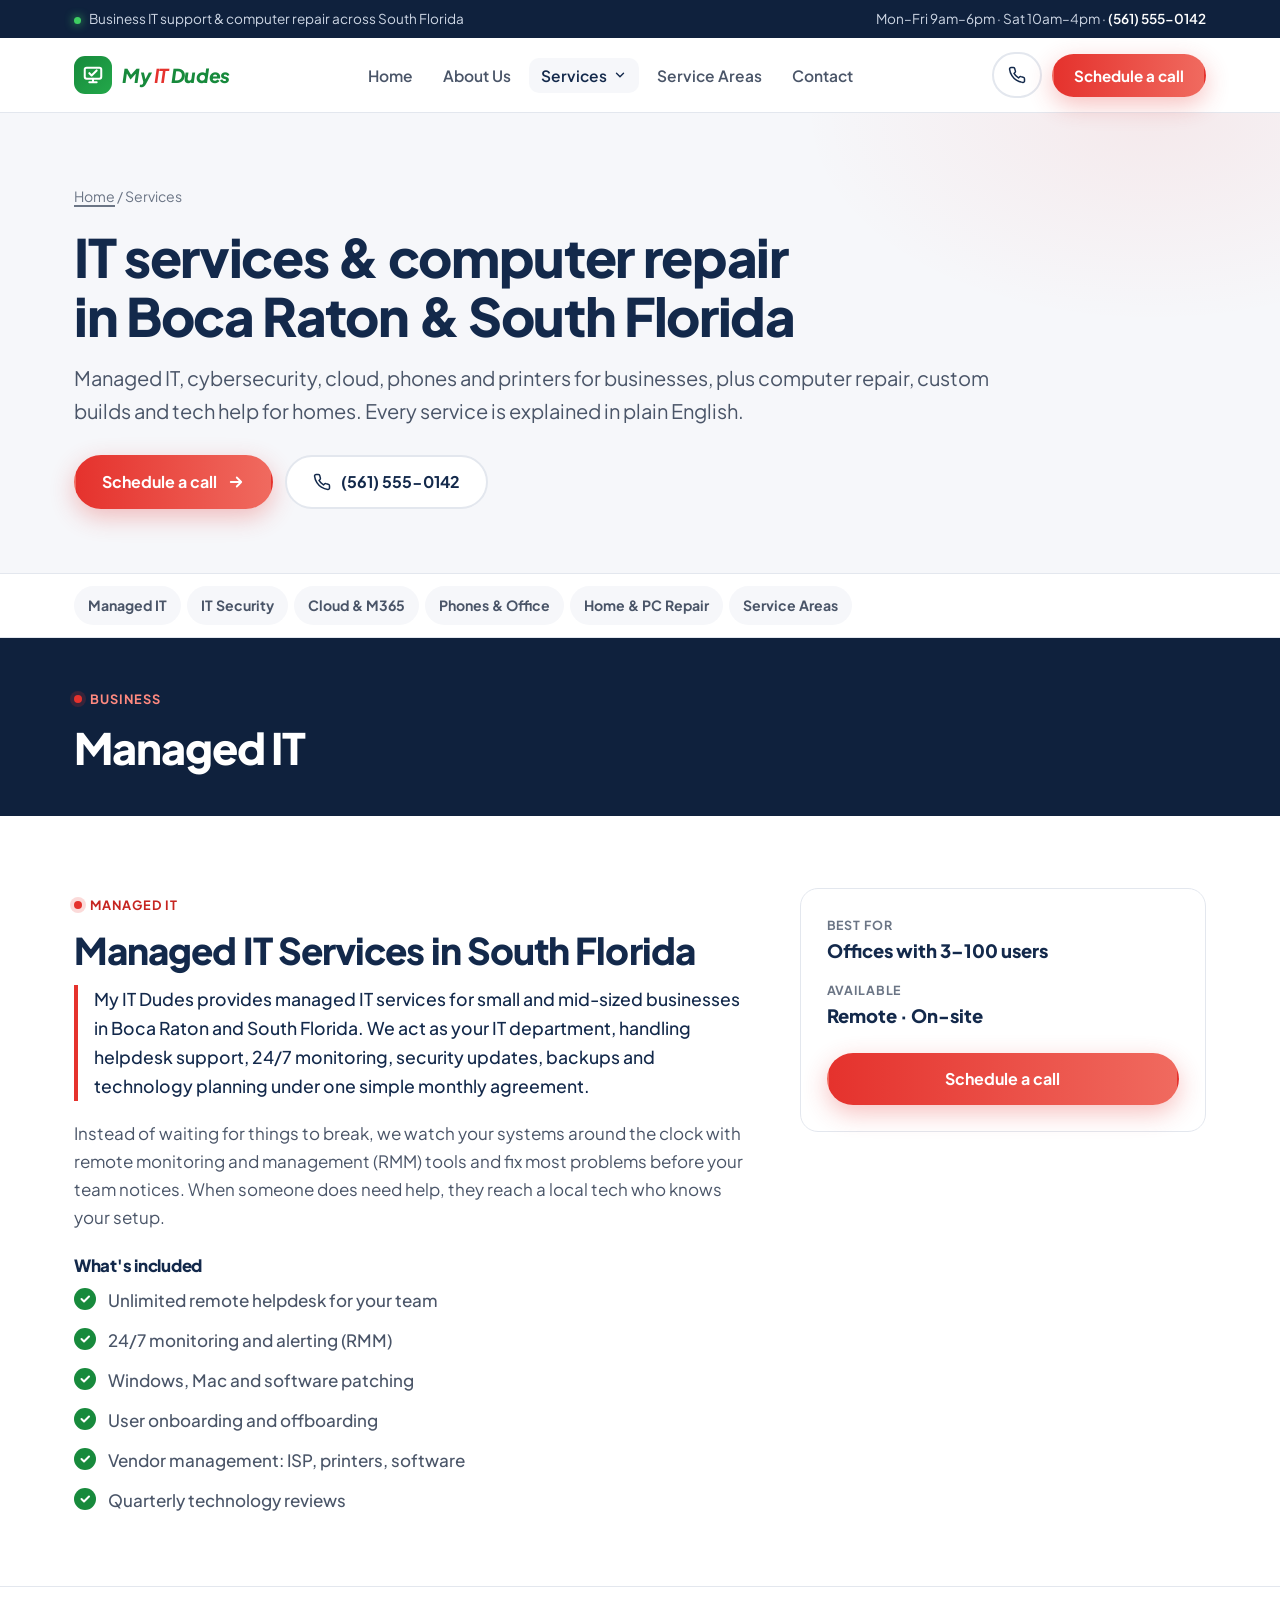
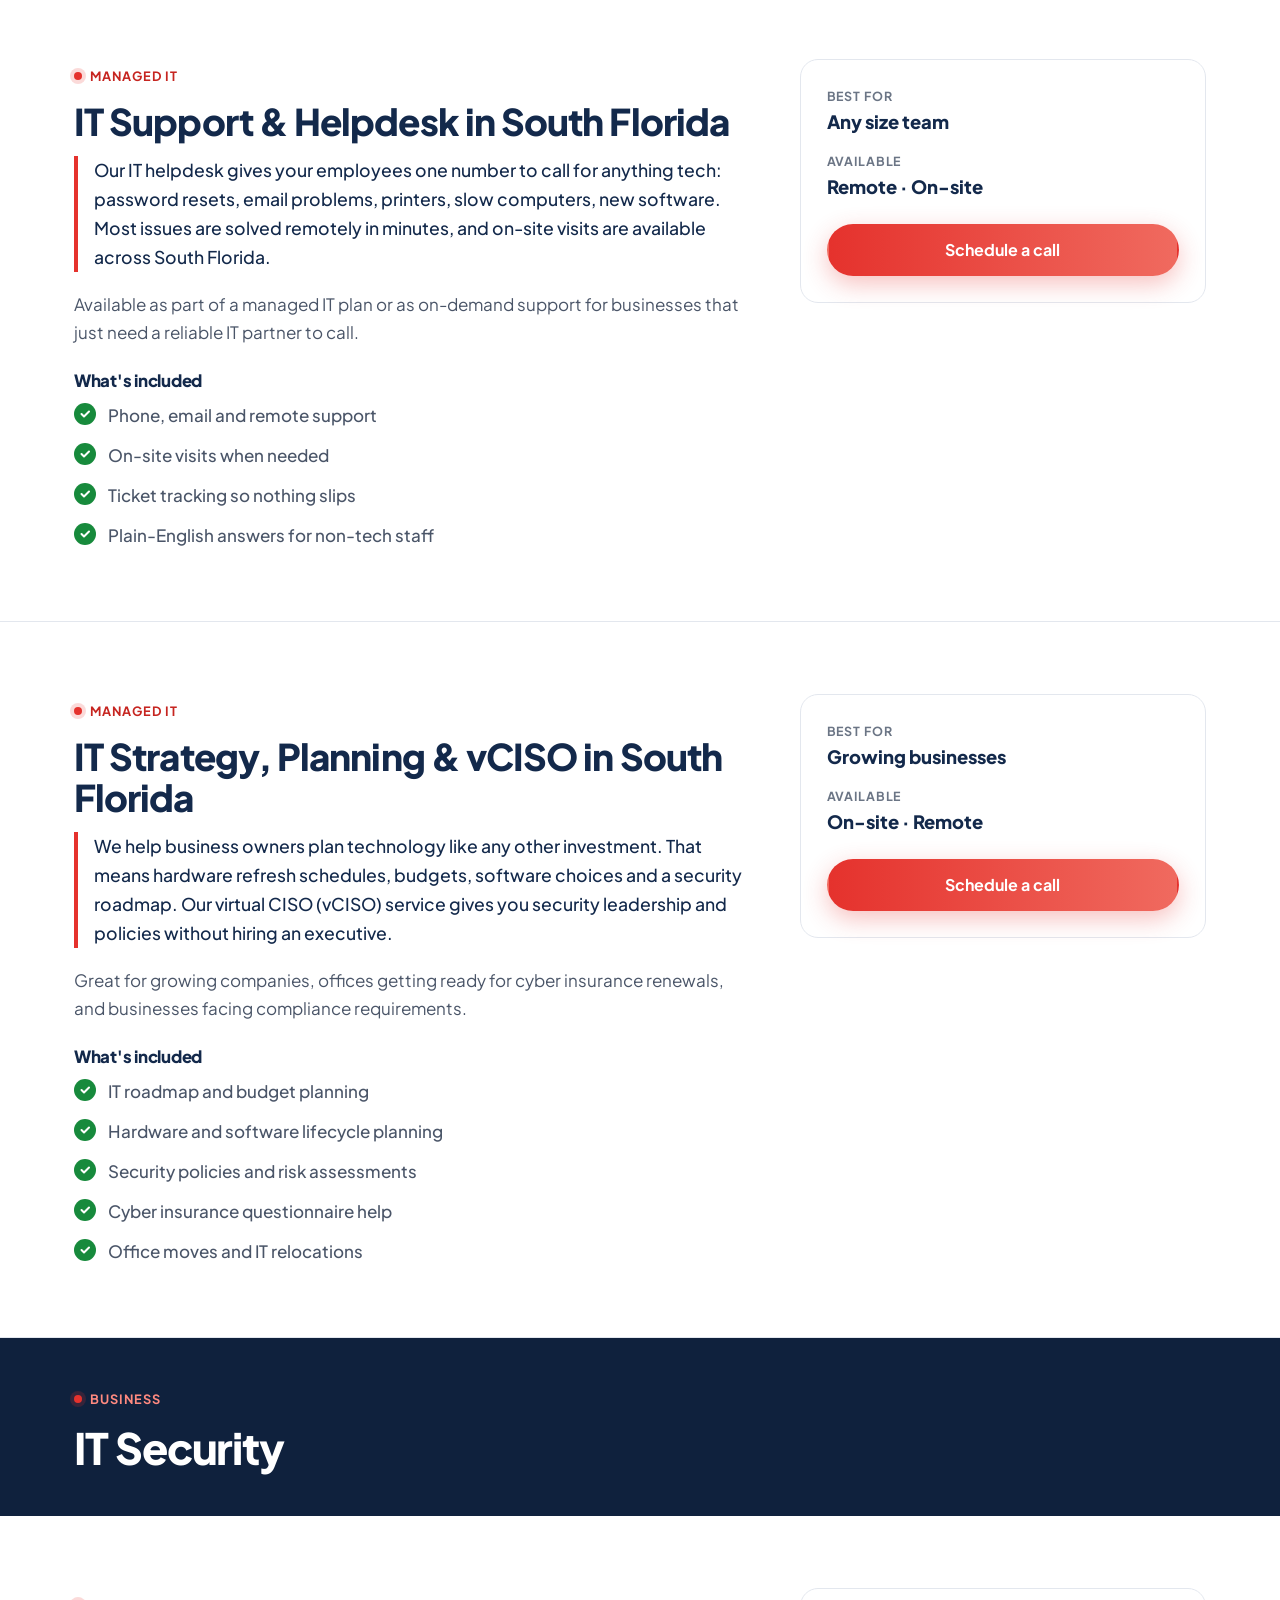
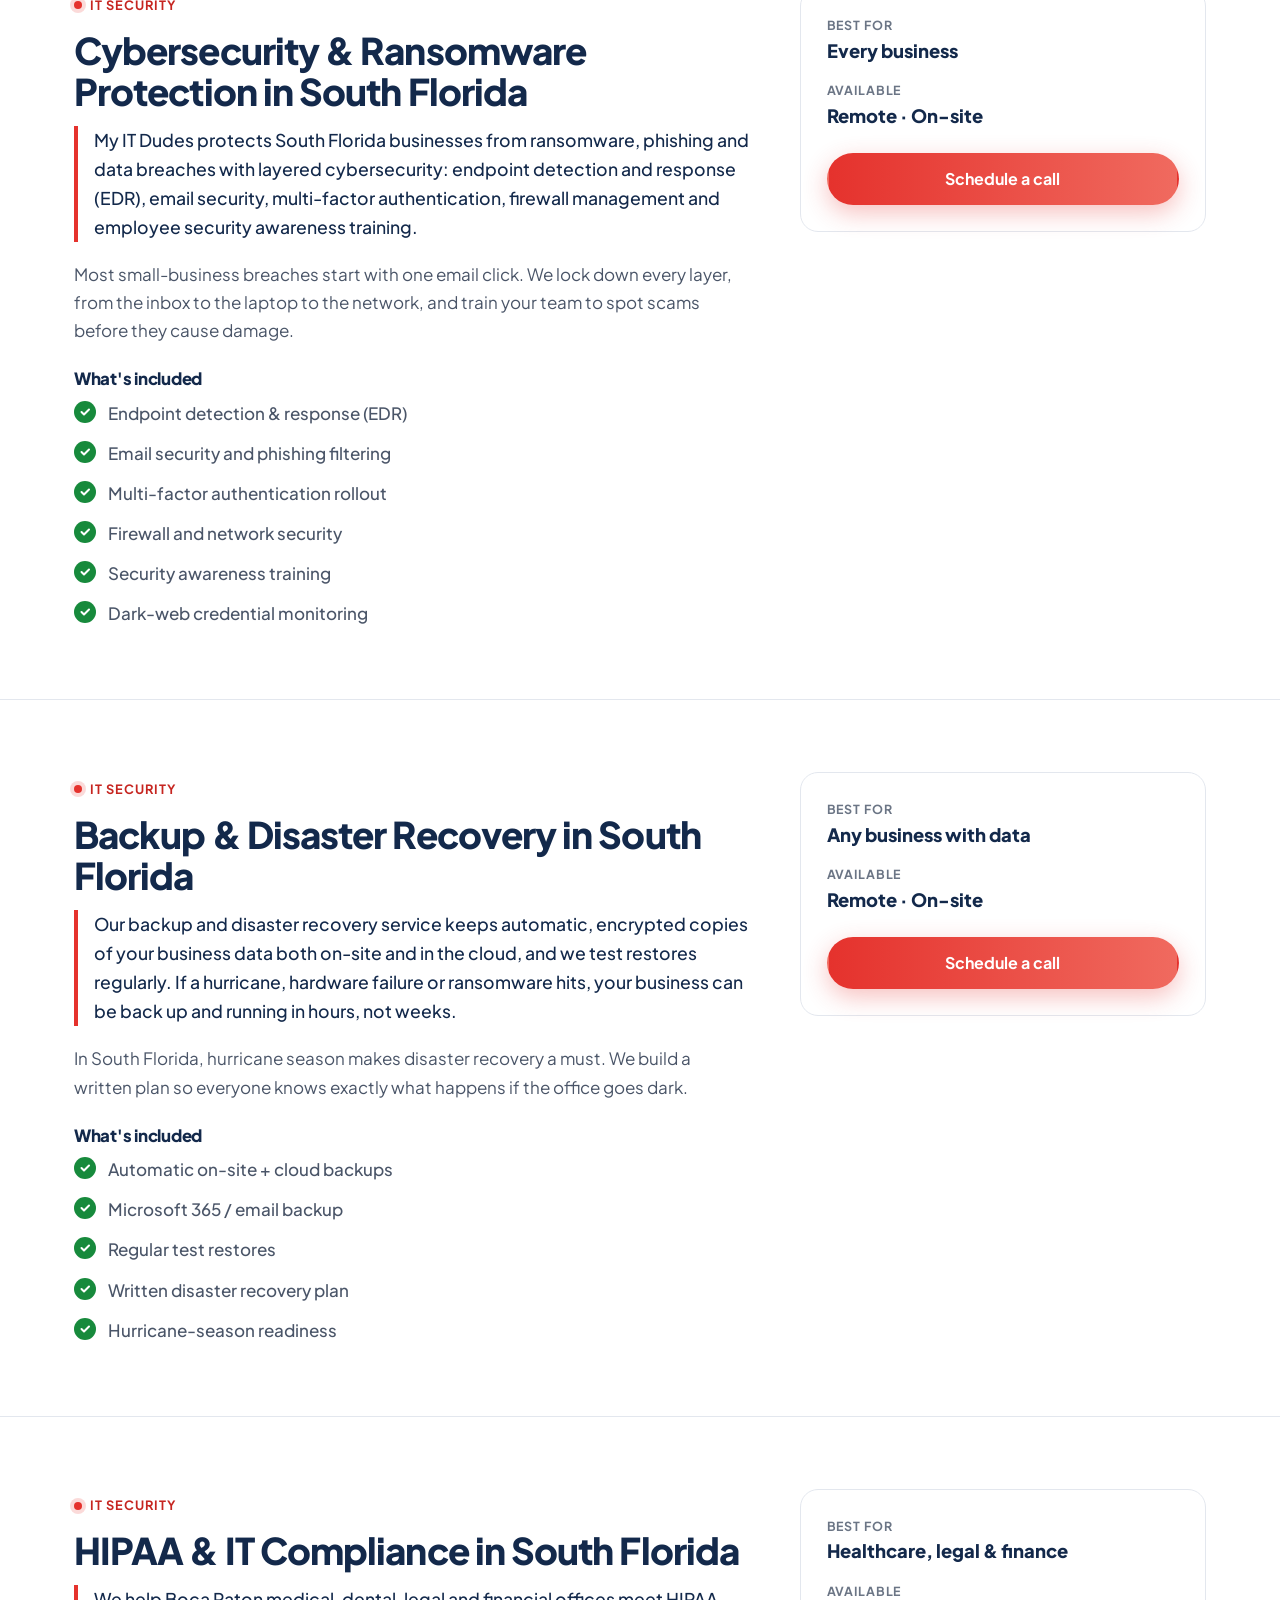
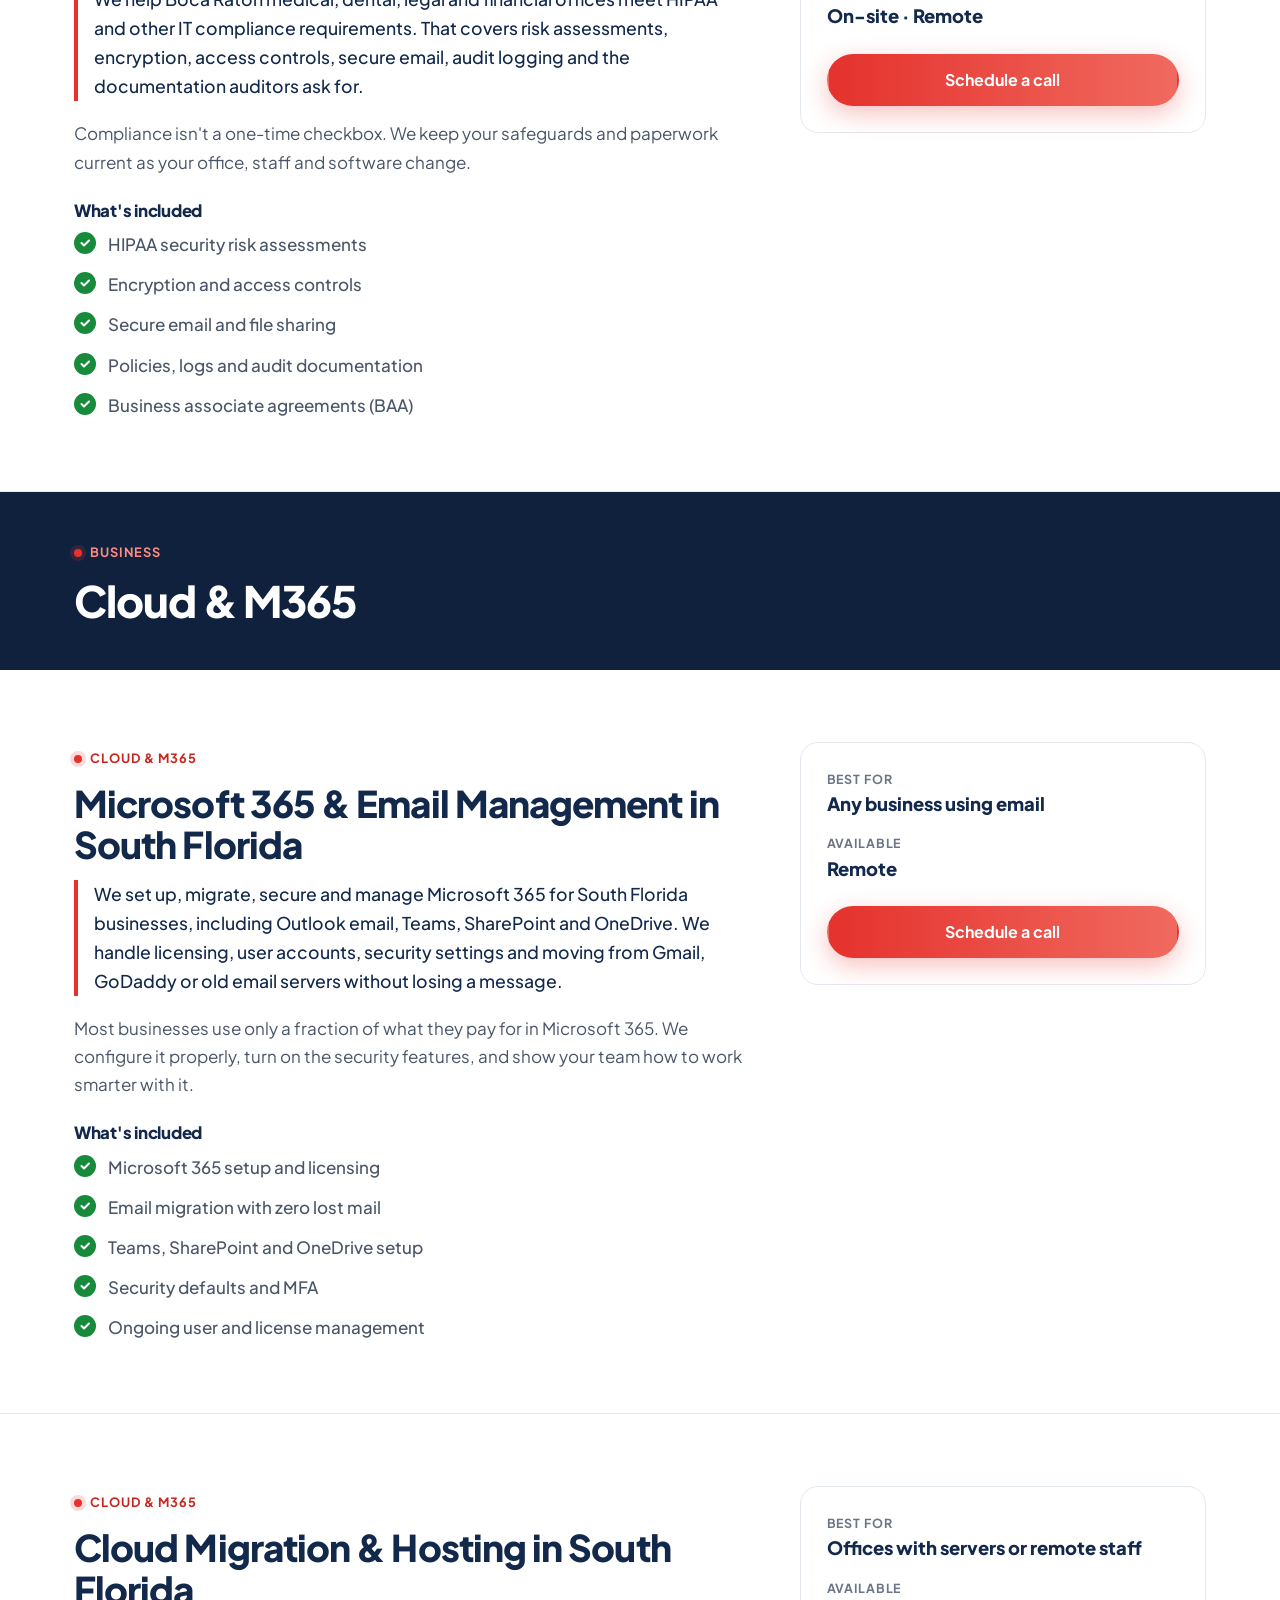
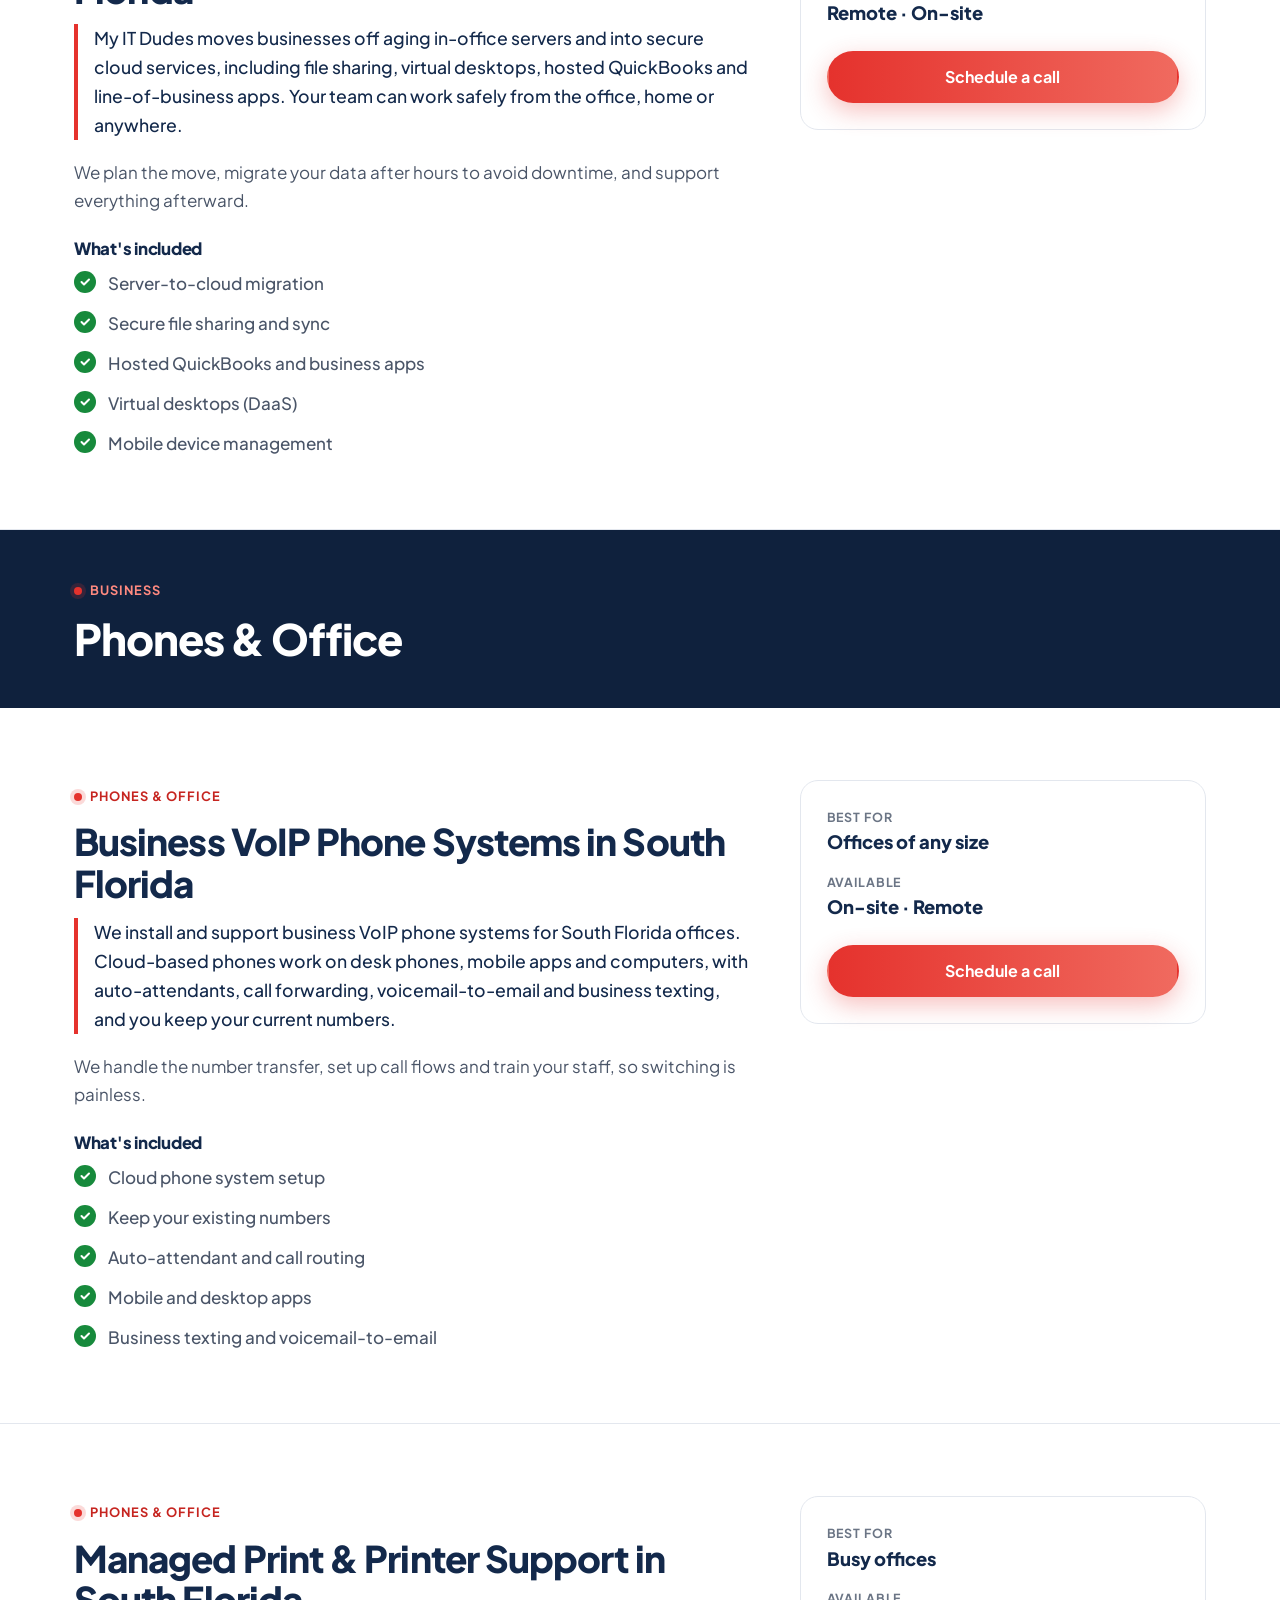
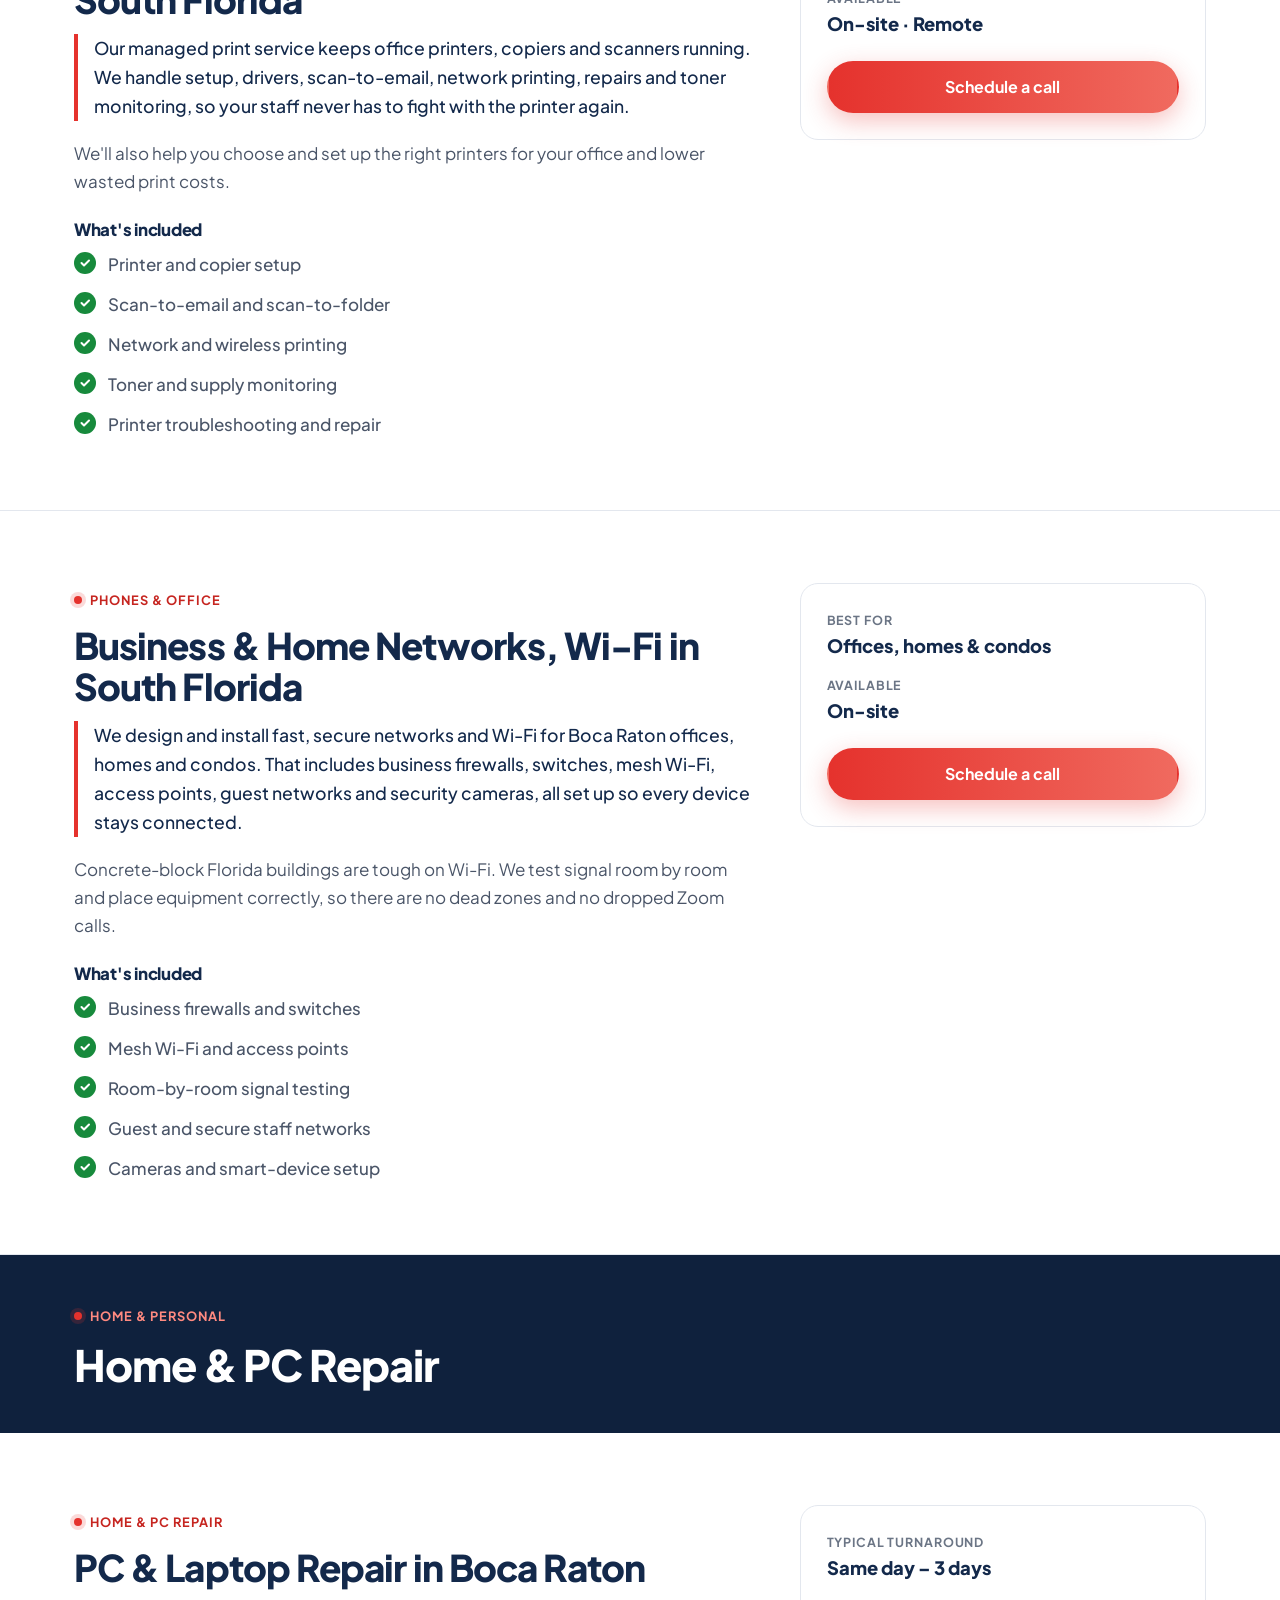
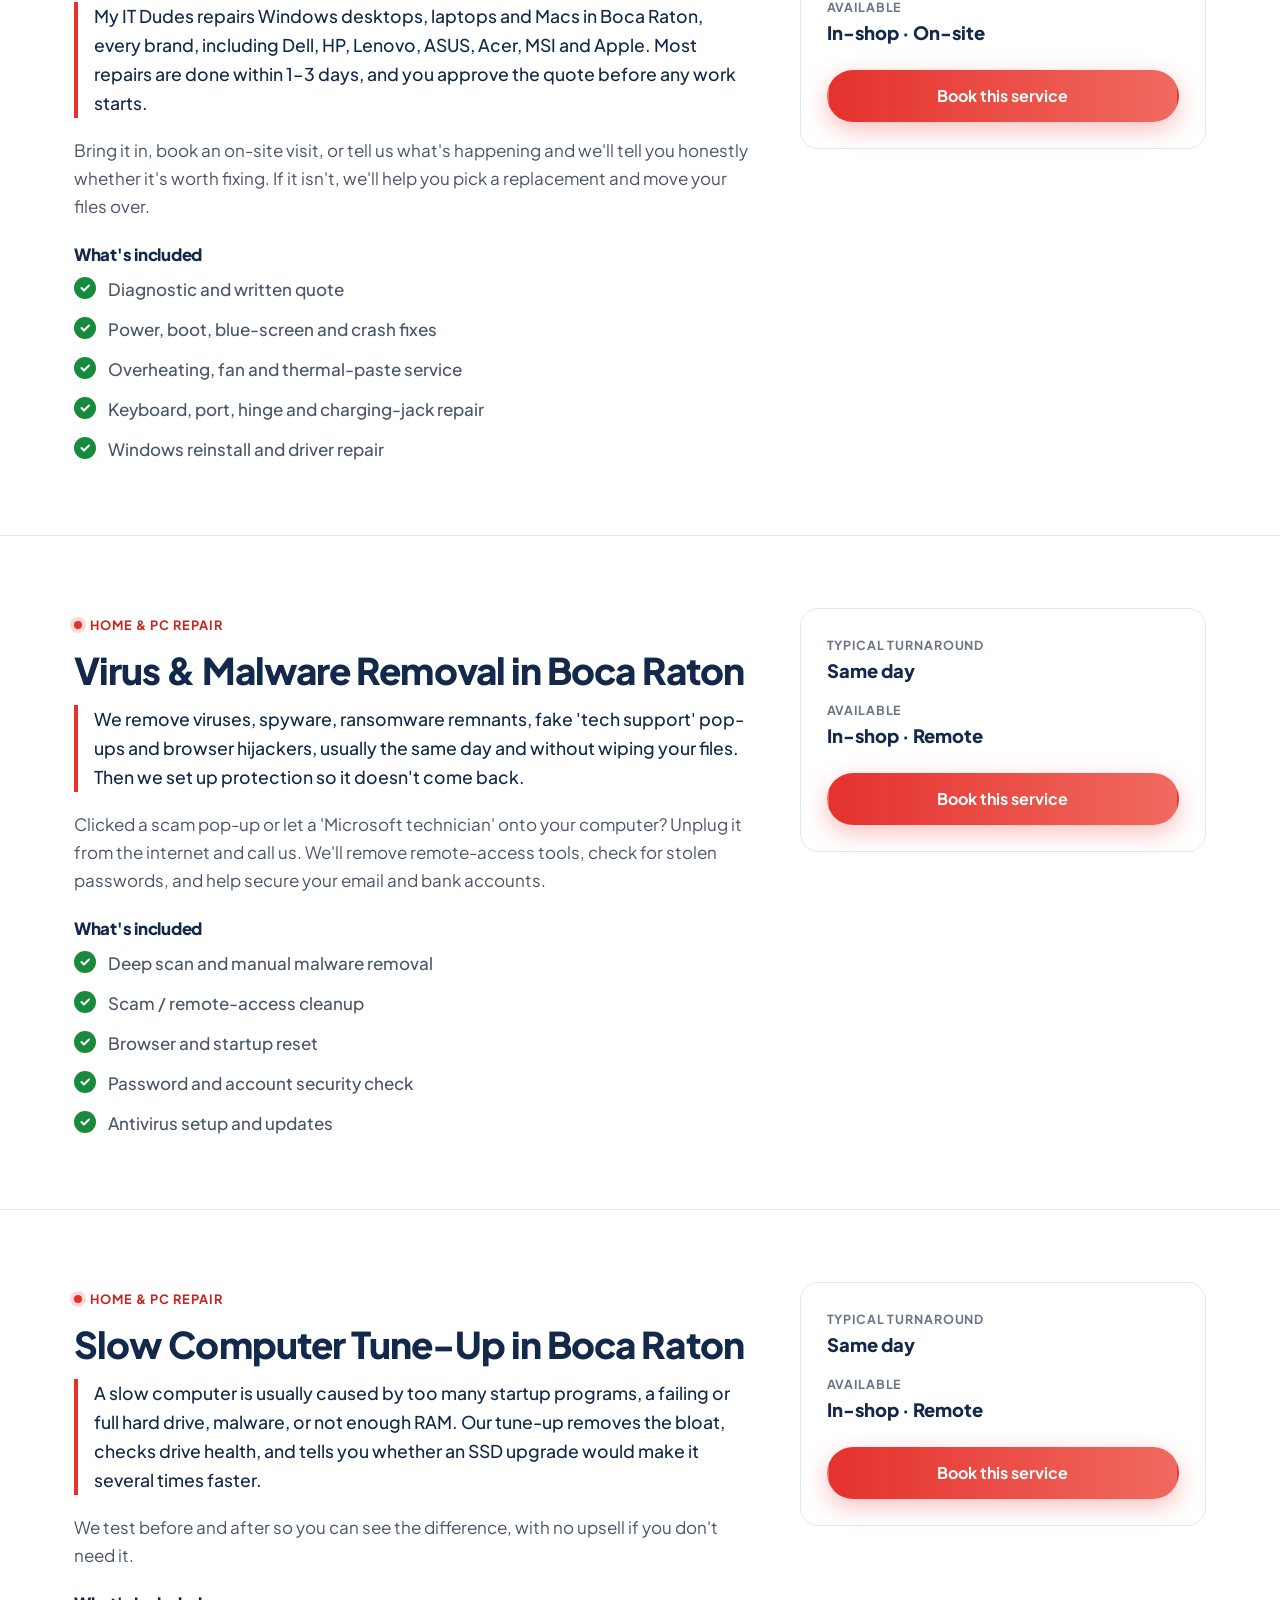
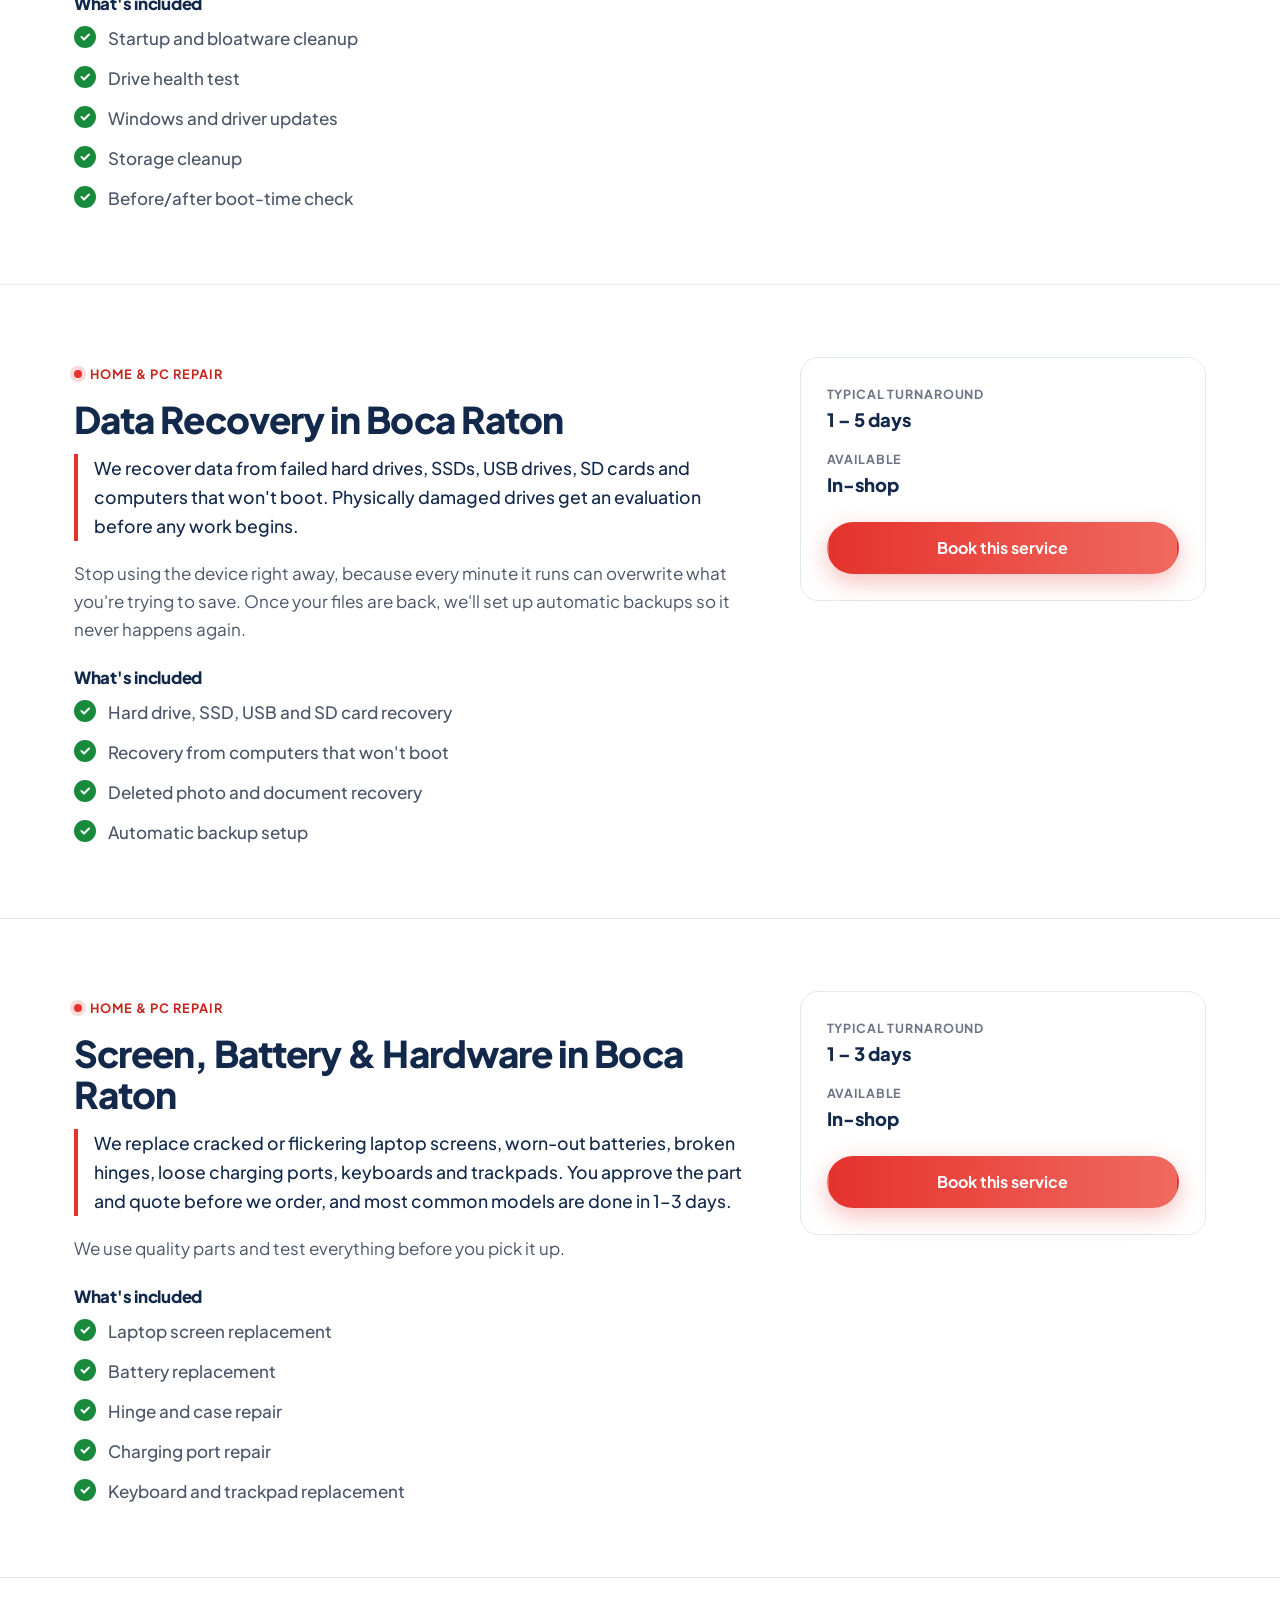
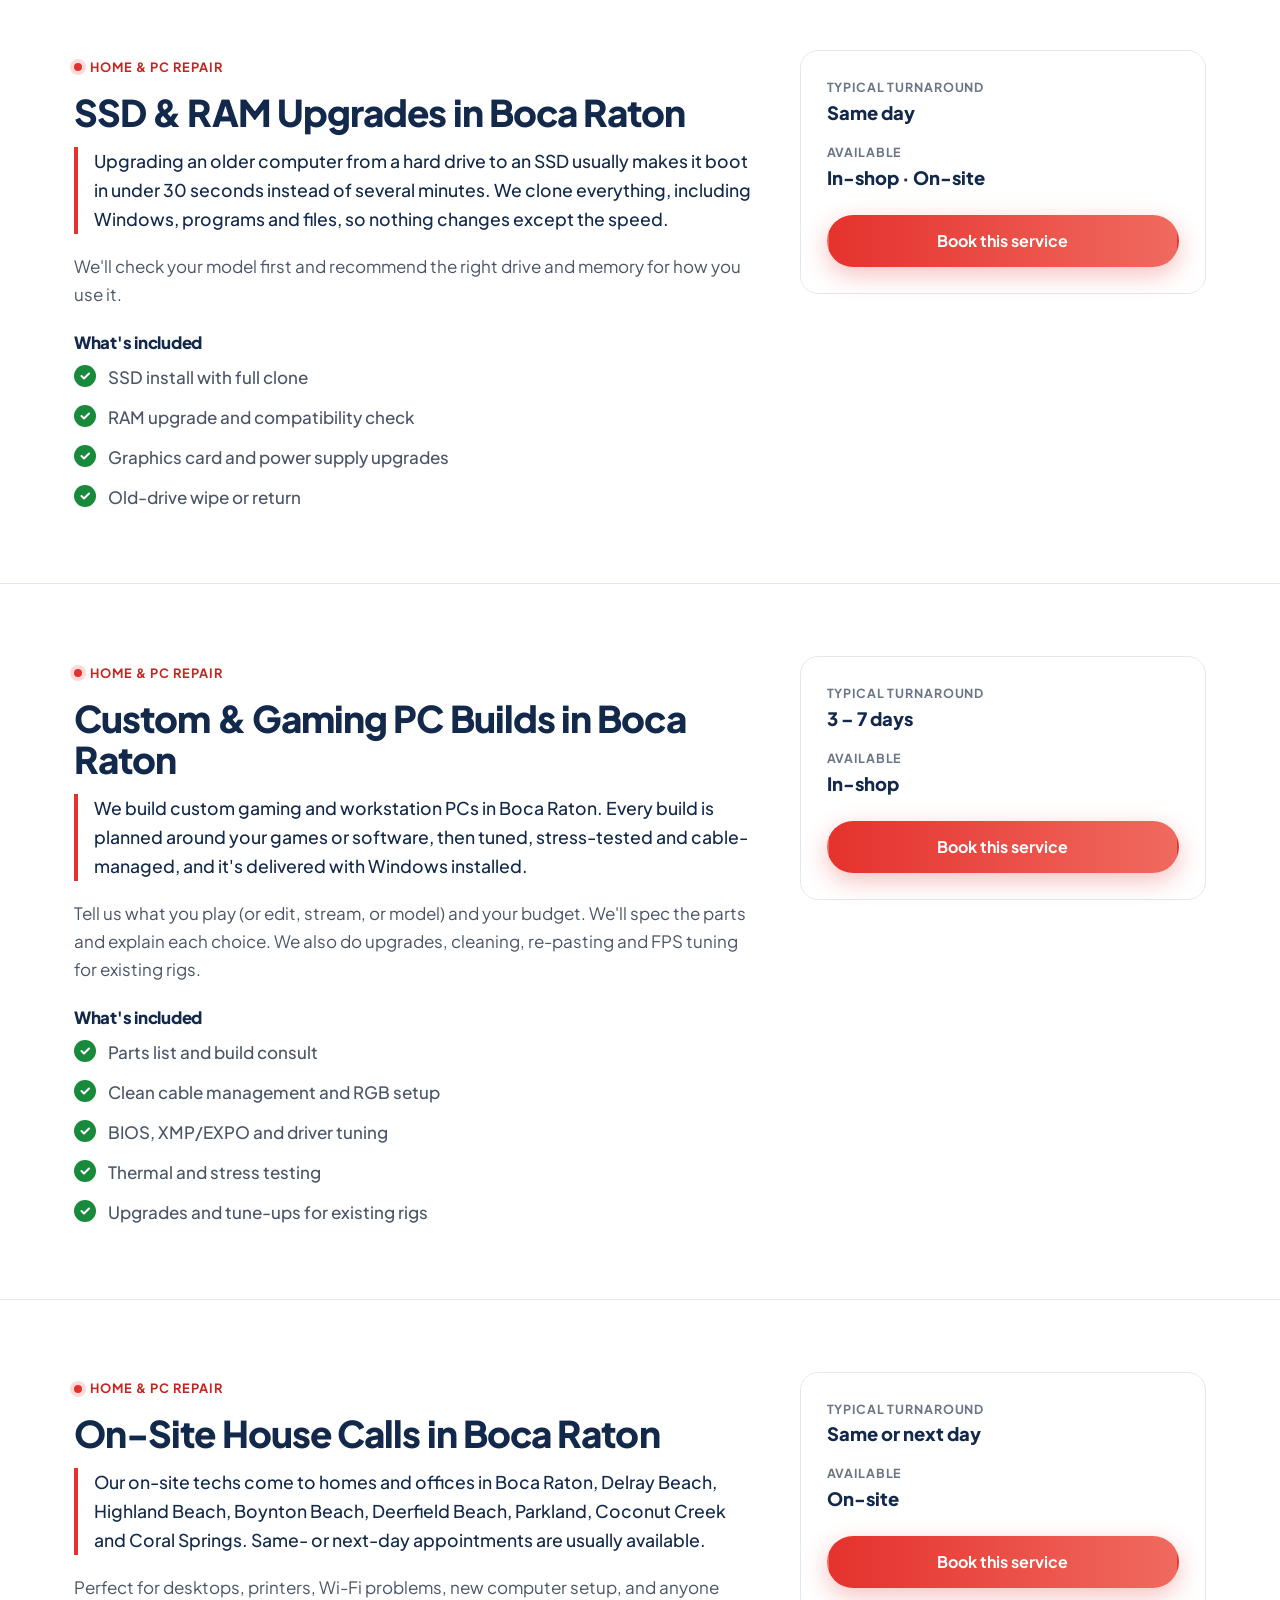
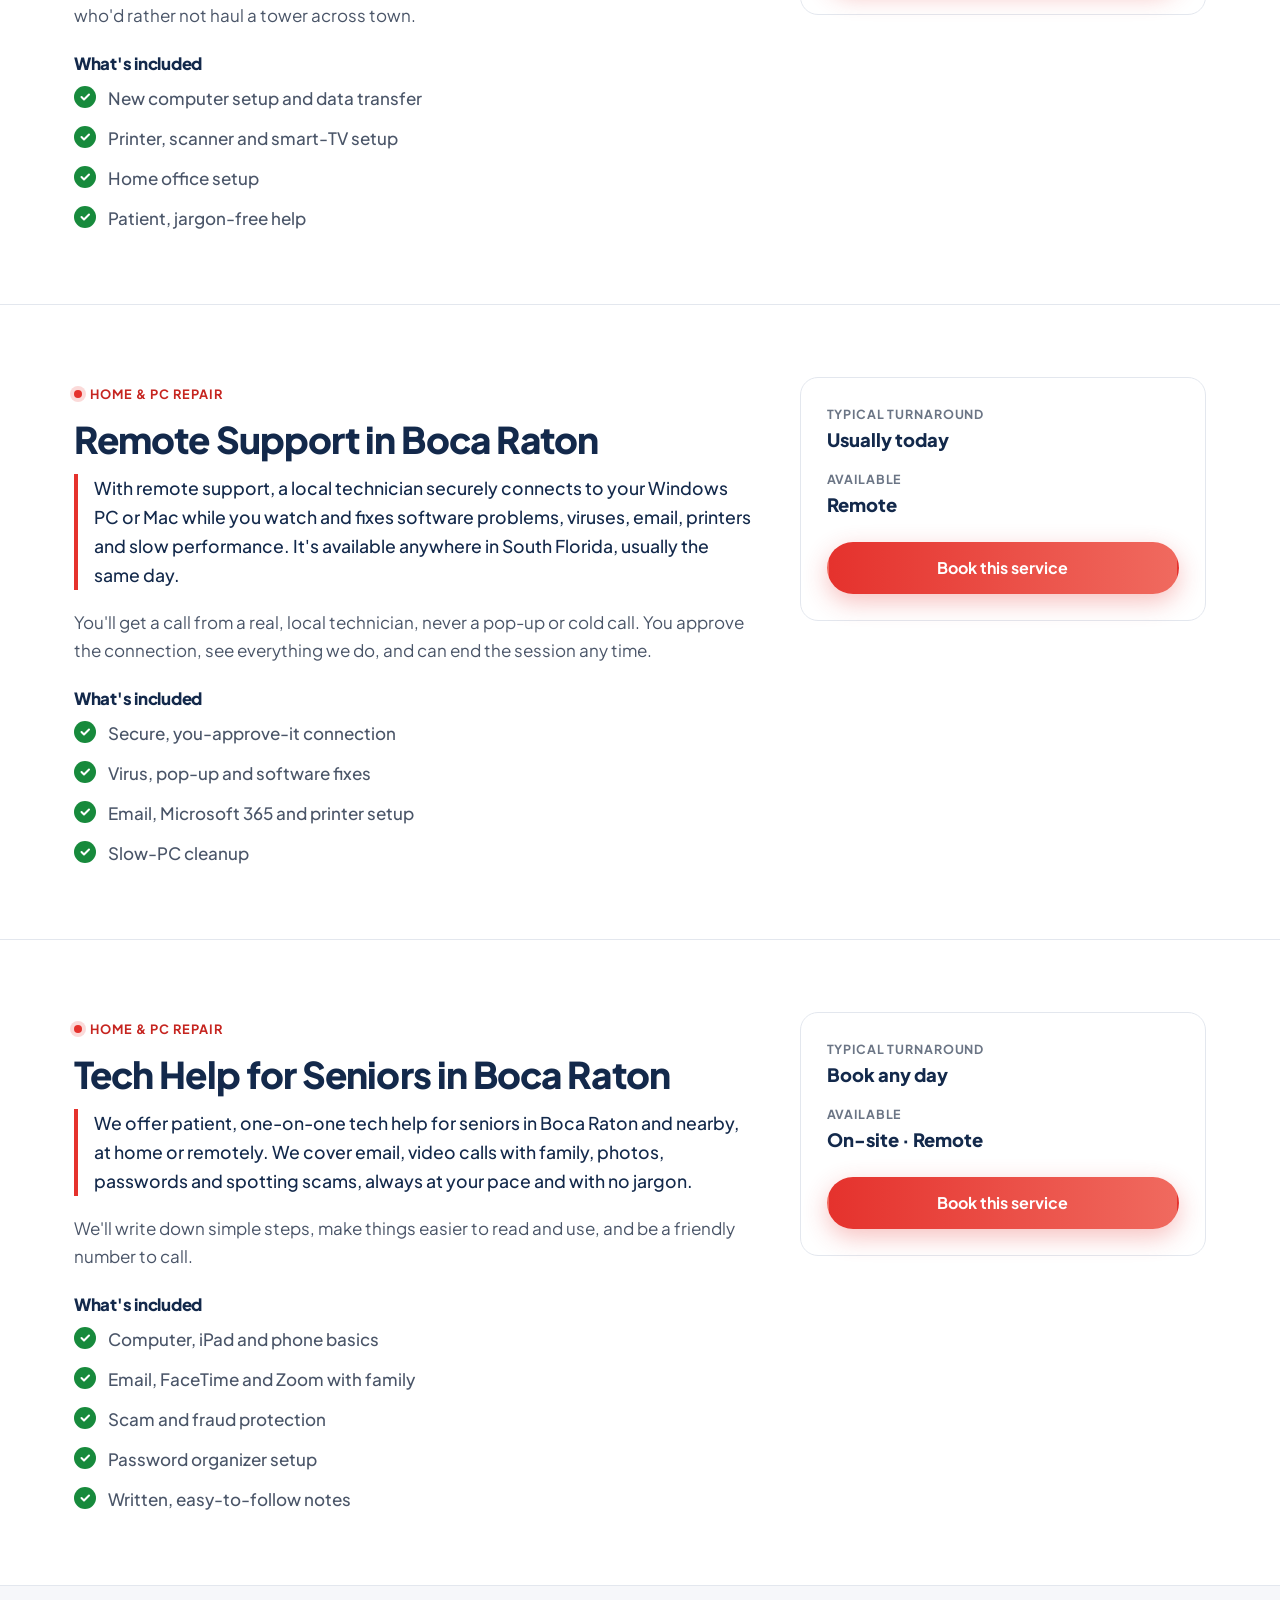
<file: services.html>
<!doctype html>
<html lang="en">
<head>
<meta charset="utf-8">
<meta name="viewport" content="width=device-width, initial-scale=1">
<title>IT Services & Computer Repair | Boca Raton, FL | My IT Dudes</title>
<meta name="description" content="Managed IT, helpdesk, cybersecurity, backup & disaster recovery, HIPAA compliance, Microsoft 365, cloud, VoIP and printers for businesses, plus PC repair, virus removal and gaming PC builds in Boca Raton and South Florida.">
<link rel="canonical" href="https://www.myitdudes.com/services">
<meta name="robots" content="index, follow, max-image-preview:large">
<meta name="geo.region" content="US-FL">
<meta name="geo.placename" content="Boca Raton">
<meta property="og:type" content="website">
<meta property="og:site_name" content="My IT Dudes">
<meta property="og:title" content="IT Services & Computer Repair | Boca Raton, FL | My IT Dudes">
<meta property="og:description" content="Managed IT, helpdesk, cybersecurity, backup & disaster recovery, HIPAA compliance, Microsoft 365, cloud, VoIP and printers for businesses, plus PC repair, virus removal and gaming PC builds in Boca Raton and South Florida.">
<meta property="og:url" content="https://www.myitdudes.com/services">
<meta property="og:locale" content="en_US">
<meta name="twitter:card" content="summary_large_image">
<meta name="theme-color" content="#0b1410">
<link rel="icon" href="data:image/svg+xml,%3Csvg xmlns='http://www.w3.org/2000/svg' viewBox='0 0 32 32'%3E%3Crect width='32' height='32' rx='8' fill='%230b1410'/%3E%3Cpath d='M9 16.5l4.5 4.5L23 11' fill='none' stroke='%2339ff7a' stroke-width='3.5' stroke-linecap='round' stroke-linejoin='round'/%3E%3C/svg%3E">
<link rel="preconnect" href="https://fonts.googleapis.com">
<link rel="preconnect" href="https://fonts.gstatic.com" crossorigin>
<link href="https://fonts.googleapis.com/css2?family=Plus+Jakarta+Sans:wght@400;500;600;700;800&display=swap" rel="stylesheet">
<link rel="stylesheet" href="styles.css">
<script type="application/ld+json">
{
 "@context": "https://schema.org",
 "@graph": [
  {
   "@type": [
    "LocalBusiness",
    "ProfessionalService"
   ],
   "@id": "https://www.myitdudes.com/#business",
   "name": "My IT Dudes",
   "description": "Boca Raton IT company providing managed IT services, cybersecurity, Microsoft 365, cloud, VoIP and printer support for businesses, plus PC and laptop repair, virus removal, data recovery, custom gaming PC builds, house calls and remote support for homes across South Florida.",
   "url": "https://www.myitdudes.com/",
   "telephone": "+15615550142",
   "email": "hello@myitdudes.com",
   "address": {
    "@type": "PostalAddress",
    "streetAddress": "Your Street Address",
    "addressLocality": "Boca Raton",
    "addressRegion": "FL",
    "postalCode": "33431",
    "addressCountry": "US"
   },
   "geo": {
    "@type": "GeoCoordinates",
    "latitude": 26.3683,
    "longitude": -80.1289
   },
   "openingHoursSpecification": [
    {
     "@type": "OpeningHoursSpecification",
     "dayOfWeek": [
      "Monday",
      "Tuesday",
      "Wednesday",
      "Thursday",
      "Friday"
     ],
     "opens": "09:00",
     "closes": "18:00"
    },
    {
     "@type": "OpeningHoursSpecification",
     "dayOfWeek": "Saturday",
     "opens": "10:00",
     "closes": "16:00"
    }
   ],
   "areaServed": [
    {
     "@type": "City",
     "name": "Boca Raton, FL"
    },
    {
     "@type": "City",
     "name": "Delray Beach, FL"
    },
    {
     "@type": "City",
     "name": "Boynton Beach, FL"
    },
    {
     "@type": "City",
     "name": "Highland Beach, FL"
    },
    {
     "@type": "City",
     "name": "Deerfield Beach, FL"
    },
    {
     "@type": "City",
     "name": "Pompano Beach, FL"
    },
    {
     "@type": "City",
     "name": "Parkland, FL"
    },
    {
     "@type": "City",
     "name": "Coconut Creek, FL"
    },
    {
     "@type": "City",
     "name": "Coral Springs, FL"
    },
    {
     "@type": "City",
     "name": "Fort Lauderdale, FL"
    },
    {
     "@type": "City",
     "name": "West Palm Beach, FL"
    },
    {
     "@type": "City",
     "name": "Hollywood, FL"
    },
    {
     "@type": "City",
     "name": "Miami, FL"
    }
   ],
   "knowsAbout": [
    "Managed IT services",
    "IT helpdesk support",
    "Cybersecurity",
    "Ransomware protection",
    "Backup and disaster recovery",
    "HIPAA IT compliance",
    "Microsoft 365 management",
    "Cloud migration",
    "Business VoIP phone systems",
    "Managed print services",
    "Computer repair",
    "Laptop repair",
    "Virus and malware removal",
    "Data recovery",
    "Custom gaming PC builds",
    "SSD and RAM upgrades",
    "Remote IT support",
    "Wi-Fi and mesh network setup"
   ],
   "sameAs": [
    "https://www.google.com/maps/place/YOUR-GOOGLE-BUSINESS-PROFILE",
    "https://www.yelp.com/biz/YOUR-YELP-PAGE",
    "https://www.facebook.com/YOUR-PAGE"
   ],
   "hasOfferCatalog": {
    "@type": "OfferCatalog",
    "name": "IT services and computer repair",
    "itemListElement": [
     {
      "@type": "Offer",
      "itemOffered": {
       "@type": "Service",
       "@id": "https://www.myitdudes.com/services#managed-it",
       "name": "Managed IT Services",
       "serviceType": "Managed IT Services",
       "description": "My IT Dudes provides managed IT services for small and mid-sized businesses in Boca Raton and South Florida. We act as your IT department, handling helpdesk support, 24/7 monitoring, security updates, backups and technology planning under one simple monthly agreement.",
       "provider": {
        "@id": "https://www.myitdudes.com/#business"
       },
       "areaServed": [
        "Boca Raton, FL",
        "Delray Beach, FL",
        "Boynton Beach, FL",
        "Highland Beach, FL",
        "Deerfield Beach, FL",
        "Pompano Beach, FL",
        "Parkland, FL",
        "Coconut Creek, FL",
        "Coral Springs, FL",
        "Fort Lauderdale, FL",
        "West Palm Beach, FL",
        "Hollywood, FL",
        "Miami, FL"
       ]
      }
     },
     {
      "@type": "Offer",
      "itemOffered": {
       "@type": "Service",
       "@id": "https://www.myitdudes.com/services#it-helpdesk",
       "name": "IT Support & Helpdesk",
       "serviceType": "IT Support & Helpdesk",
       "description": "Our IT helpdesk gives your employees one number to call for anything tech: password resets, email problems, printers, slow computers, new software. Most issues are solved remotely in minutes, and on-site visits are available across South Florida.",
       "provider": {
        "@id": "https://www.myitdudes.com/#business"
       },
       "areaServed": [
        "Boca Raton, FL",
        "Delray Beach, FL",
        "Boynton Beach, FL",
        "Highland Beach, FL",
        "Deerfield Beach, FL",
        "Pompano Beach, FL",
        "Parkland, FL",
        "Coconut Creek, FL",
        "Coral Springs, FL",
        "Fort Lauderdale, FL",
        "West Palm Beach, FL",
        "Hollywood, FL",
        "Miami, FL"
       ]
      }
     },
     {
      "@type": "Offer",
      "itemOffered": {
       "@type": "Service",
       "@id": "https://www.myitdudes.com/services#it-strategy",
       "name": "IT Strategy, Planning & vCISO",
       "serviceType": "IT Strategy, Planning & vCISO",
       "description": "We help business owners plan technology like any other investment. That means hardware refresh schedules, budgets, software choices and a security roadmap. Our virtual CISO (vCISO) service gives you security leadership and policies without hiring an executive.",
       "provider": {
        "@id": "https://www.myitdudes.com/#business"
       },
       "areaServed": [
        "Boca Raton, FL",
        "Delray Beach, FL",
        "Boynton Beach, FL",
        "Highland Beach, FL",
        "Deerfield Beach, FL",
        "Pompano Beach, FL",
        "Parkland, FL",
        "Coconut Creek, FL",
        "Coral Springs, FL",
        "Fort Lauderdale, FL",
        "West Palm Beach, FL",
        "Hollywood, FL",
        "Miami, FL"
       ]
      }
     },
     {
      "@type": "Offer",
      "itemOffered": {
       "@type": "Service",
       "@id": "https://www.myitdudes.com/services#cybersecurity",
       "name": "Cybersecurity & Ransomware Protection",
       "serviceType": "Cybersecurity & Ransomware Protection",
       "description": "My IT Dudes protects South Florida businesses from ransomware, phishing and data breaches with layered cybersecurity: endpoint detection and response (EDR), email security, multi-factor authentication, firewall management and employee security awareness training.",
       "provider": {
        "@id": "https://www.myitdudes.com/#business"
       },
       "areaServed": [
        "Boca Raton, FL",
        "Delray Beach, FL",
        "Boynton Beach, FL",
        "Highland Beach, FL",
        "Deerfield Beach, FL",
        "Pompano Beach, FL",
        "Parkland, FL",
        "Coconut Creek, FL",
        "Coral Springs, FL",
        "Fort Lauderdale, FL",
        "West Palm Beach, FL",
        "Hollywood, FL",
        "Miami, FL"
       ]
      }
     },
     {
      "@type": "Offer",
      "itemOffered": {
       "@type": "Service",
       "@id": "https://www.myitdudes.com/services#backup-recovery",
       "name": "Backup & Disaster Recovery",
       "serviceType": "Backup & Disaster Recovery",
       "description": "Our backup and disaster recovery service keeps automatic, encrypted copies of your business data both on-site and in the cloud, and we test restores regularly. If a hurricane, hardware failure or ransomware hits, your business can be back up and running in hours, not weeks.",
       "provider": {
        "@id": "https://www.myitdudes.com/#business"
       },
       "areaServed": [
        "Boca Raton, FL",
        "Delray Beach, FL",
        "Boynton Beach, FL",
        "Highland Beach, FL",
        "Deerfield Beach, FL",
        "Pompano Beach, FL",
        "Parkland, FL",
        "Coconut Creek, FL",
        "Coral Springs, FL",
        "Fort Lauderdale, FL",
        "West Palm Beach, FL",
        "Hollywood, FL",
        "Miami, FL"
       ]
      }
     },
     {
      "@type": "Offer",
      "itemOffered": {
       "@type": "Service",
       "@id": "https://www.myitdudes.com/services#compliance",
       "name": "HIPAA & IT Compliance",
       "serviceType": "HIPAA & IT Compliance",
       "description": "We help Boca Raton medical, dental, legal and financial offices meet HIPAA and other IT compliance requirements. That covers risk assessments, encryption, access controls, secure email, audit logging and the documentation auditors ask for.",
       "provider": {
        "@id": "https://www.myitdudes.com/#business"
       },
       "areaServed": [
        "Boca Raton, FL",
        "Delray Beach, FL",
        "Boynton Beach, FL",
        "Highland Beach, FL",
        "Deerfield Beach, FL",
        "Pompano Beach, FL",
        "Parkland, FL",
        "Coconut Creek, FL",
        "Coral Springs, FL",
        "Fort Lauderdale, FL",
        "West Palm Beach, FL",
        "Hollywood, FL",
        "Miami, FL"
       ]
      }
     },
     {
      "@type": "Offer",
      "itemOffered": {
       "@type": "Service",
       "@id": "https://www.myitdudes.com/services#microsoft-365",
       "name": "Microsoft 365 & Email Management",
       "serviceType": "Microsoft 365 & Email Management",
       "description": "We set up, migrate, secure and manage Microsoft 365 for South Florida businesses, including Outlook email, Teams, SharePoint and OneDrive. We handle licensing, user accounts, security settings and moving from Gmail, GoDaddy or old email servers without losing a message.",
       "provider": {
        "@id": "https://www.myitdudes.com/#business"
       },
       "areaServed": [
        "Boca Raton, FL",
        "Delray Beach, FL",
        "Boynton Beach, FL",
        "Highland Beach, FL",
        "Deerfield Beach, FL",
        "Pompano Beach, FL",
        "Parkland, FL",
        "Coconut Creek, FL",
        "Coral Springs, FL",
        "Fort Lauderdale, FL",
        "West Palm Beach, FL",
        "Hollywood, FL",
        "Miami, FL"
       ]
      }
     },
     {
      "@type": "Offer",
      "itemOffered": {
       "@type": "Service",
       "@id": "https://www.myitdudes.com/services#cloud-services",
       "name": "Cloud Migration & Hosting",
       "serviceType": "Cloud Migration & Hosting",
       "description": "My IT Dudes moves businesses off aging in-office servers and into secure cloud services, including file sharing, virtual desktops, hosted QuickBooks and line-of-business apps. Your team can work safely from the office, home or anywhere.",
       "provider": {
        "@id": "https://www.myitdudes.com/#business"
       },
       "areaServed": [
        "Boca Raton, FL",
        "Delray Beach, FL",
        "Boynton Beach, FL",
        "Highland Beach, FL",
        "Deerfield Beach, FL",
        "Pompano Beach, FL",
        "Parkland, FL",
        "Coconut Creek, FL",
        "Coral Springs, FL",
        "Fort Lauderdale, FL",
        "West Palm Beach, FL",
        "Hollywood, FL",
        "Miami, FL"
       ]
      }
     },
     {
      "@type": "Offer",
      "itemOffered": {
       "@type": "Service",
       "@id": "https://www.myitdudes.com/services#voip",
       "name": "Business VoIP Phone Systems",
       "serviceType": "Business VoIP Phone Systems",
       "description": "We install and support business VoIP phone systems for South Florida offices. Cloud-based phones work on desk phones, mobile apps and computers, with auto-attendants, call forwarding, voicemail-to-email and business texting, and you keep your current numbers.",
       "provider": {
        "@id": "https://www.myitdudes.com/#business"
       },
       "areaServed": [
        "Boca Raton, FL",
        "Delray Beach, FL",
        "Boynton Beach, FL",
        "Highland Beach, FL",
        "Deerfield Beach, FL",
        "Pompano Beach, FL",
        "Parkland, FL",
        "Coconut Creek, FL",
        "Coral Springs, FL",
        "Fort Lauderdale, FL",
        "West Palm Beach, FL",
        "Hollywood, FL",
        "Miami, FL"
       ]
      }
     },
     {
      "@type": "Offer",
      "itemOffered": {
       "@type": "Service",
       "@id": "https://www.myitdudes.com/services#printers",
       "name": "Managed Print & Printer Support",
       "serviceType": "Managed Print & Printer Support",
       "description": "Our managed print service keeps office printers, copiers and scanners running. We handle setup, drivers, scan-to-email, network printing, repairs and toner monitoring, so your staff never has to fight with the printer again.",
       "provider": {
        "@id": "https://www.myitdudes.com/#business"
       },
       "areaServed": [
        "Boca Raton, FL",
        "Delray Beach, FL",
        "Boynton Beach, FL",
        "Highland Beach, FL",
        "Deerfield Beach, FL",
        "Pompano Beach, FL",
        "Parkland, FL",
        "Coconut Creek, FL",
        "Coral Springs, FL",
        "Fort Lauderdale, FL",
        "West Palm Beach, FL",
        "Hollywood, FL",
        "Miami, FL"
       ]
      }
     },
     {
      "@type": "Offer",
      "itemOffered": {
       "@type": "Service",
       "@id": "https://www.myitdudes.com/services#wifi-network",
       "name": "Business & Home Networks, Wi-Fi",
       "serviceType": "Business & Home Networks, Wi-Fi",
       "description": "We design and install fast, secure networks and Wi-Fi for Boca Raton offices, homes and condos. That includes business firewalls, switches, mesh Wi-Fi, access points, guest networks and security cameras, all set up so every device stays connected.",
       "provider": {
        "@id": "https://www.myitdudes.com/#business"
       },
       "areaServed": [
        "Boca Raton, FL",
        "Delray Beach, FL",
        "Boynton Beach, FL",
        "Highland Beach, FL",
        "Deerfield Beach, FL",
        "Pompano Beach, FL",
        "Parkland, FL",
        "Coconut Creek, FL",
        "Coral Springs, FL",
        "Fort Lauderdale, FL",
        "West Palm Beach, FL",
        "Hollywood, FL",
        "Miami, FL"
       ]
      }
     },
     {
      "@type": "Offer",
      "itemOffered": {
       "@type": "Service",
       "@id": "https://www.myitdudes.com/services#pc-laptop-repair",
       "name": "PC & Laptop Repair",
       "serviceType": "PC & Laptop Repair",
       "description": "My IT Dudes repairs Windows desktops, laptops and Macs in Boca Raton, every brand, including Dell, HP, Lenovo, ASUS, Acer, MSI and Apple. Most repairs are done within 1–3 days, and you approve the quote before any work starts.",
       "provider": {
        "@id": "https://www.myitdudes.com/#business"
       },
       "areaServed": [
        "Boca Raton, FL",
        "Delray Beach, FL",
        "Boynton Beach, FL",
        "Highland Beach, FL",
        "Deerfield Beach, FL",
        "Pompano Beach, FL",
        "Parkland, FL",
        "Coconut Creek, FL",
        "Coral Springs, FL",
        "Fort Lauderdale, FL",
        "West Palm Beach, FL",
        "Hollywood, FL",
        "Miami, FL"
       ]
      }
     },
     {
      "@type": "Offer",
      "itemOffered": {
       "@type": "Service",
       "@id": "https://www.myitdudes.com/services#virus-removal",
       "name": "Virus & Malware Removal",
       "serviceType": "Virus & Malware Removal",
       "description": "We remove viruses, spyware, ransomware remnants, fake 'tech support' pop-ups and browser hijackers, usually the same day and without wiping your files. Then we set up protection so it doesn't come back.",
       "provider": {
        "@id": "https://www.myitdudes.com/#business"
       },
       "areaServed": [
        "Boca Raton, FL",
        "Delray Beach, FL",
        "Boynton Beach, FL",
        "Highland Beach, FL",
        "Deerfield Beach, FL",
        "Pompano Beach, FL",
        "Parkland, FL",
        "Coconut Creek, FL",
        "Coral Springs, FL",
        "Fort Lauderdale, FL",
        "West Palm Beach, FL",
        "Hollywood, FL",
        "Miami, FL"
       ]
      }
     },
     {
      "@type": "Offer",
      "itemOffered": {
       "@type": "Service",
       "@id": "https://www.myitdudes.com/services#tune-up",
       "name": "Slow Computer Tune-Up",
       "serviceType": "Slow Computer Tune-Up",
       "description": "A slow computer is usually caused by too many startup programs, a failing or full hard drive, malware, or not enough RAM. Our tune-up removes the bloat, checks drive health, and tells you whether an SSD upgrade would make it several times faster.",
       "provider": {
        "@id": "https://www.myitdudes.com/#business"
       },
       "areaServed": [
        "Boca Raton, FL",
        "Delray Beach, FL",
        "Boynton Beach, FL",
        "Highland Beach, FL",
        "Deerfield Beach, FL",
        "Pompano Beach, FL",
        "Parkland, FL",
        "Coconut Creek, FL",
        "Coral Springs, FL",
        "Fort Lauderdale, FL",
        "West Palm Beach, FL",
        "Hollywood, FL",
        "Miami, FL"
       ]
      }
     },
     {
      "@type": "Offer",
      "itemOffered": {
       "@type": "Service",
       "@id": "https://www.myitdudes.com/services#data-recovery",
       "name": "Data Recovery",
       "serviceType": "Data Recovery",
       "description": "We recover data from failed hard drives, SSDs, USB drives, SD cards and computers that won't boot. Physically damaged drives get an evaluation before any work begins.",
       "provider": {
        "@id": "https://www.myitdudes.com/#business"
       },
       "areaServed": [
        "Boca Raton, FL",
        "Delray Beach, FL",
        "Boynton Beach, FL",
        "Highland Beach, FL",
        "Deerfield Beach, FL",
        "Pompano Beach, FL",
        "Parkland, FL",
        "Coconut Creek, FL",
        "Coral Springs, FL",
        "Fort Lauderdale, FL",
        "West Palm Beach, FL",
        "Hollywood, FL",
        "Miami, FL"
       ]
      }
     },
     {
      "@type": "Offer",
      "itemOffered": {
       "@type": "Service",
       "@id": "https://www.myitdudes.com/services#screen-battery",
       "name": "Screen, Battery & Hardware",
       "serviceType": "Screen, Battery & Hardware",
       "description": "We replace cracked or flickering laptop screens, worn-out batteries, broken hinges, loose charging ports, keyboards and trackpads. You approve the part and quote before we order, and most common models are done in 1–3 days.",
       "provider": {
        "@id": "https://www.myitdudes.com/#business"
       },
       "areaServed": [
        "Boca Raton, FL",
        "Delray Beach, FL",
        "Boynton Beach, FL",
        "Highland Beach, FL",
        "Deerfield Beach, FL",
        "Pompano Beach, FL",
        "Parkland, FL",
        "Coconut Creek, FL",
        "Coral Springs, FL",
        "Fort Lauderdale, FL",
        "West Palm Beach, FL",
        "Hollywood, FL",
        "Miami, FL"
       ]
      }
     },
     {
      "@type": "Offer",
      "itemOffered": {
       "@type": "Service",
       "@id": "https://www.myitdudes.com/services#upgrades",
       "name": "SSD & RAM Upgrades",
       "serviceType": "SSD & RAM Upgrades",
       "description": "Upgrading an older computer from a hard drive to an SSD usually makes it boot in under 30 seconds instead of several minutes. We clone everything, including Windows, programs and files, so nothing changes except the speed.",
       "provider": {
        "@id": "https://www.myitdudes.com/#business"
       },
       "areaServed": [
        "Boca Raton, FL",
        "Delray Beach, FL",
        "Boynton Beach, FL",
        "Highland Beach, FL",
        "Deerfield Beach, FL",
        "Pompano Beach, FL",
        "Parkland, FL",
        "Coconut Creek, FL",
        "Coral Springs, FL",
        "Fort Lauderdale, FL",
        "West Palm Beach, FL",
        "Hollywood, FL",
        "Miami, FL"
       ]
      }
     },
     {
      "@type": "Offer",
      "itemOffered": {
       "@type": "Service",
       "@id": "https://www.myitdudes.com/services#custom-gaming-pc",
       "name": "Custom & Gaming PC Builds",
       "serviceType": "Custom & Gaming PC Builds",
       "description": "We build custom gaming and workstation PCs in Boca Raton. Every build is planned around your games or software, then tuned, stress-tested and cable-managed, and it's delivered with Windows installed.",
       "provider": {
        "@id": "https://www.myitdudes.com/#business"
       },
       "areaServed": [
        "Boca Raton, FL",
        "Delray Beach, FL",
        "Boynton Beach, FL",
        "Highland Beach, FL",
        "Deerfield Beach, FL",
        "Pompano Beach, FL",
        "Parkland, FL",
        "Coconut Creek, FL",
        "Coral Springs, FL",
        "Fort Lauderdale, FL",
        "West Palm Beach, FL",
        "Hollywood, FL",
        "Miami, FL"
       ]
      }
     },
     {
      "@type": "Offer",
      "itemOffered": {
       "@type": "Service",
       "@id": "https://www.myitdudes.com/services#house-calls",
       "name": "On-Site House Calls",
       "serviceType": "On-Site House Calls",
       "description": "Our on-site techs come to homes and offices in Boca Raton, Delray Beach, Highland Beach, Boynton Beach, Deerfield Beach, Parkland, Coconut Creek and Coral Springs. Same- or next-day appointments are usually available.",
       "provider": {
        "@id": "https://www.myitdudes.com/#business"
       },
       "areaServed": [
        "Boca Raton, FL",
        "Delray Beach, FL",
        "Boynton Beach, FL",
        "Highland Beach, FL",
        "Deerfield Beach, FL",
        "Pompano Beach, FL",
        "Parkland, FL",
        "Coconut Creek, FL",
        "Coral Springs, FL",
        "Fort Lauderdale, FL",
        "West Palm Beach, FL",
        "Hollywood, FL",
        "Miami, FL"
       ]
      }
     },
     {
      "@type": "Offer",
      "itemOffered": {
       "@type": "Service",
       "@id": "https://www.myitdudes.com/services#remote-pc-repair",
       "name": "Remote Support",
       "serviceType": "Remote Support",
       "description": "With remote support, a local technician securely connects to your Windows PC or Mac while you watch and fixes software problems, viruses, email, printers and slow performance. It's available anywhere in South Florida, usually the same day.",
       "provider": {
        "@id": "https://www.myitdudes.com/#business"
       },
       "areaServed": [
        "Boca Raton, FL",
        "Delray Beach, FL",
        "Boynton Beach, FL",
        "Highland Beach, FL",
        "Deerfield Beach, FL",
        "Pompano Beach, FL",
        "Parkland, FL",
        "Coconut Creek, FL",
        "Coral Springs, FL",
        "Fort Lauderdale, FL",
        "West Palm Beach, FL",
        "Hollywood, FL",
        "Miami, FL"
       ]
      }
     },
     {
      "@type": "Offer",
      "itemOffered": {
       "@type": "Service",
       "@id": "https://www.myitdudes.com/services#senior-tech-help",
       "name": "Tech Help for Seniors",
       "serviceType": "Tech Help for Seniors",
       "description": "We offer patient, one-on-one tech help for seniors in Boca Raton and nearby, at home or remotely. We cover email, video calls with family, photos, passwords and spotting scams, always at your pace and with no jargon.",
       "provider": {
        "@id": "https://www.myitdudes.com/#business"
       },
       "areaServed": [
        "Boca Raton, FL",
        "Delray Beach, FL",
        "Boynton Beach, FL",
        "Highland Beach, FL",
        "Deerfield Beach, FL",
        "Pompano Beach, FL",
        "Parkland, FL",
        "Coconut Creek, FL",
        "Coral Springs, FL",
        "Fort Lauderdale, FL",
        "West Palm Beach, FL",
        "Hollywood, FL",
        "Miami, FL"
       ]
      }
     }
    ]
   }
  },
  {
   "@type": "BreadcrumbList",
   "itemListElement": [
    {
     "@type": "ListItem",
     "position": 1,
     "name": "Home",
     "item": "https://www.myitdudes.com/"
    },
    {
     "@type": "ListItem",
     "position": 2,
     "name": "Services",
     "item": "https://www.myitdudes.com/services"
    }
   ]
  },
  {
   "@type": "FAQPage",
   "mainEntity": [
    {
     "@type": "Question",
     "name": "What areas of South Florida do you serve?",
     "acceptedAnswer": {
      "@type": "Answer",
      "text": "We're based in Boca Raton. We provide on-site service from Boynton Beach to Coral Springs, and remote IT support everywhere in Palm Beach, Broward and Miami-Dade counties."
     }
    },
    {
     "@type": "Question",
     "name": "Do I need a contract for business IT support?",
     "acceptedAnswer": {
      "@type": "Answer",
      "text": "We offer ongoing managed IT agreements for businesses that want proactive support, and on-demand help for those who just need a reliable IT partner to call. We'll recommend what fits your size and needs."
     }
    },
    {
     "@type": "Question",
     "name": "What brands and systems do you work on?",
     "acceptedAnswer": {
      "@type": "Answer",
      "text": "All major brands, including Dell, HP, Lenovo, ASUS, Acer, MSI, Microsoft Surface, Apple and custom-built PCs, plus Microsoft 365, Google Workspace, QuickBooks, and common business printers and phone systems."
     }
    },
    {
     "@type": "Question",
     "name": "Will I lose my files during a repair?",
     "acceptedAnswer": {
      "@type": "Answer",
      "text": "Almost never. Most repairs keep your files intact. If a repair could affect your data, we'll back it up first and tell you before we start."
     }
    },
    {
     "@type": "Question",
     "name": "How do I know remote support is safe?",
     "acceptedAnswer": {
      "@type": "Answer",
      "text": "We only connect when you contact us or book us, never through a pop-up or cold call. You approve the connection, can watch the whole session and can end it at any time."
     }
    }
   ]
  }
 ]
}
</script>
</head>
<body>
<a class="skip" href="#main">Skip to content</a>
<div class="topbar"><div class="wrap"><span><span class="dot"></span>Business IT support &amp; computer repair across South Florida</span><span class="hide-sm">Mon–Fri 9am–6pm · Sat 10am–4pm · <a href="tel:+15615550142">(561) 555-0142</a></span></div></div>
<header class="site-header"><div class="wrap nav">
  <a class="logo" href="index.html" aria-label="My IT Dudes home"><span class="logo-mark"><svg viewBox="0 0 24 24" fill="none" stroke="#ffffff" stroke-width="2.2" stroke-linecap="round" stroke-linejoin="round"><rect x="3" y="4" width="18" height="12" rx="2"/><path d="M8 20h8M12 16v4"/><path d="M8 10l2.5 2.5L16 7"/></svg></span><span class="wordmark"><i>My</i> <b>IT</b> <i>Dudes</i></span></a>
  <nav aria-label="Main"><ul class="nav-links" id="nav-links"><li><a href="index.html">Home</a></li><li><a href="about.html">About Us</a></li><li class="has-mega"><button class="mega-toggle" type="button" aria-expanded="false" aria-controls="mega" aria-current="page">Services <svg viewBox="0 0 24 24" fill="none" stroke="currentColor" stroke-width="2.4" stroke-linecap="round" stroke-linejoin="round" width="14" height="14"><path d="M6 9l6 6 6-6"/></svg></button><div class="mega" id="mega"><div class="mega-grid"><div class="mega-col"><h3>Managed IT</h3><ul><li><a href="services.html#managed-it">Managed IT Services</a></li><li><a href="services.html#it-helpdesk">IT Support & Helpdesk</a></li><li><a href="services.html#it-strategy">IT Strategy, Planning & vCISO</a></li></ul></div><div class="mega-col"><h3>IT Security</h3><ul><li><a href="services.html#cybersecurity">Cybersecurity & Ransomware Protection</a></li><li><a href="services.html#backup-recovery">Backup & Disaster Recovery</a></li><li><a href="services.html#compliance">HIPAA & IT Compliance</a></li></ul></div><div class="mega-col"><h3>Cloud & M365</h3><ul><li><a href="services.html#microsoft-365">Microsoft 365 & Email Management</a></li><li><a href="services.html#cloud-services">Cloud Migration & Hosting</a></li></ul></div><div class="mega-col"><h3>Phones & Office</h3><ul><li><a href="services.html#voip">Business VoIP Phone Systems</a></li><li><a href="services.html#printers">Managed Print & Printer Support</a></li><li><a href="services.html#wifi-network">Business & Home Networks, Wi-Fi</a></li></ul></div><div class="mega-col"><h3>Home & PC Repair</h3><ul><li><a href="services.html#pc-laptop-repair">PC & Laptop Repair</a></li><li><a href="services.html#virus-removal">Virus & Malware Removal</a></li><li><a href="services.html#tune-up">Slow Computer Tune-Up</a></li><li><a href="services.html#data-recovery">Data Recovery</a></li><li><a href="services.html#screen-battery">Screen, Battery & Hardware</a></li><li><a href="services.html#upgrades">SSD & RAM Upgrades</a></li><li><a href="services.html#custom-gaming-pc">Custom & Gaming PC Builds</a></li><li><a href="services.html#house-calls">On-Site House Calls</a></li><li><a href="services.html#remote-pc-repair">Remote Support</a></li><li><a href="services.html#senior-tech-help">Tech Help for Seniors</a></li></ul></div></div><div class="mega-foot"><span>Not sure what you need? We'll point you in the right direction.</span><a href="services.html">View all services <svg viewBox="0 0 24 24" fill="none" stroke="currentColor" stroke-width="2.4" stroke-linecap="round" stroke-linejoin="round" width="16" height="16"><path d="M5 12h14M13 6l6 6-6 6"/></svg></a></div></div></li><li><a href="services.html#areas">Service Areas</a></li><li><a href="contact.html">Contact</a></li></ul></nav>
  <div class="nav-cta">
    <a class="btn btn-ghost" href="tel:+15615550142" aria-label="Call (561) 555-0142"><svg viewBox="0 0 24 24" fill="none" stroke="currentColor" stroke-width="2" stroke-linecap="round" stroke-linejoin="round"><path d="M22 16.9v3a2 2 0 01-2.2 2 19.8 19.8 0 01-8.6-3.1 19.5 19.5 0 01-6-6A19.8 19.8 0 012.1 4.2 2 2 0 014.1 2h3a2 2 0 012 1.7c.1 1 .4 1.9.7 2.8a2 2 0 01-.5 2.1L8 9.9a16 16 0 006 6l1.3-1.3a2 2 0 012.1-.4c.9.3 1.8.6 2.8.7a2 2 0 011.8 2z"/></svg><span class="call-txt">(561) 555-0142</span></a>
    <a class="btn btn-neon" href="contact.html">Schedule a call</a>
    <button class="menu-btn" aria-label="Open menu" aria-expanded="false" aria-controls="nav-links"><span></span></button>
  </div>
</div></header>
<main id="main">

<div class="page-hero"><div class="wrap">
 <nav class="crumbs" aria-label="Breadcrumb"><a href="index.html">Home</a> / Services</nav>
 <h1>IT services &amp; computer repair in Boca Raton &amp; South Florida</h1>
 <p class="lead">Managed IT, cybersecurity, cloud, phones and printers for businesses, plus computer repair, custom builds and tech help for homes. Every service is explained in plain English.</p>
 <div class="hero-actions" style="margin:28px 0 0"><a class="btn btn-neon" href="contact.html">Schedule a call <svg viewBox="0 0 24 24" fill="none" stroke="currentColor" stroke-width="2.4" stroke-linecap="round" stroke-linejoin="round" width="16" height="16"><path d="M5 12h14M13 6l6 6-6 6"/></svg></a><a class="btn btn-ghost" href="tel:+15615550142"><svg viewBox="0 0 24 24" fill="none" stroke="currentColor" stroke-width="2" stroke-linecap="round" stroke-linejoin="round"><path d="M22 16.9v3a2 2 0 01-2.2 2 19.8 19.8 0 01-8.6-3.1 19.5 19.5 0 01-6-6A19.8 19.8 0 012.1 4.2 2 2 0 014.1 2h3a2 2 0 012 1.7c.1 1 .4 1.9.7 2.8a2 2 0 01-.5 2.1L8 9.9a16 16 0 006 6l1.3-1.3a2 2 0 012.1-.4c.9.3 1.8.6 2.8.7a2 2 0 011.8 2z"/></svg> (561) 555-0142</a></div>
</div></div>
<nav class="svc-nav" aria-label="Service categories"><div class="wrap"><ul><li><a href="#grp-managed">Managed IT</a></li><li><a href="#grp-security">IT Security</a></li><li><a href="#grp-cloud">Cloud & M365</a></li><li><a href="#grp-office">Phones & Office</a></li><li><a href="#grp-home">Home & PC Repair</a></li><li><a href="#areas">Service Areas</a></li></ul></div></nav>
<div id="grp-managed" class="grp-anchor"></div><div class="grp-title"><div class="wrap"><span class="eyebrow">Business</span><h2>Managed IT</h2></div></div><section class="svc" id="managed-it" aria-labelledby="managed-it-h"><div class="wrap svc-grid">
<div><span class="eyebrow">Managed IT</span><h2 id="managed-it-h">Managed IT Services in South Florida</h2>
<p class="answer">My IT Dudes provides managed IT services for small and mid-sized businesses in Boca Raton and South Florida. We act as your IT department, handling helpdesk support, 24/7 monitoring, security updates, backups and technology planning under one simple monthly agreement.</p><p>Instead of waiting for things to break, we watch your systems around the clock with remote monitoring and management (RMM) tools and fix most problems before your team notices. When someone does need help, they reach a local tech who knows your setup.</p>
<h3>What's included</h3><ul class="checks"><li>Unlimited remote helpdesk for your team</li><li>24/7 monitoring and alerting (RMM)</li><li>Windows, Mac and software patching</li><li>User onboarding and offboarding</li><li>Vendor management: ISP, printers, software</li><li>Quarterly technology reviews</li></ul></div>
<aside class="svc-side"><dl><div><dt>Best for</dt><dd>Offices with 3–100 users</dd></div><div><dt>Available</dt><dd>Remote · On-site</dd></div></dl>
<a class="btn btn-neon" href="contact.html?service=managed-it">Schedule a call</a></aside>
</div></section><section class="svc" id="it-helpdesk" aria-labelledby="it-helpdesk-h"><div class="wrap svc-grid">
<div><span class="eyebrow">Managed IT</span><h2 id="it-helpdesk-h">IT Support & Helpdesk in South Florida</h2>
<p class="answer">Our IT helpdesk gives your employees one number to call for anything tech: password resets, email problems, printers, slow computers, new software. Most issues are solved remotely in minutes, and on-site visits are available across South Florida.</p><p>Available as part of a managed IT plan or as on-demand support for businesses that just need a reliable IT partner to call.</p>
<h3>What's included</h3><ul class="checks"><li>Phone, email and remote support</li><li>On-site visits when needed</li><li>Ticket tracking so nothing slips</li><li>Plain-English answers for non-tech staff</li></ul></div>
<aside class="svc-side"><dl><div><dt>Best for</dt><dd>Any size team</dd></div><div><dt>Available</dt><dd>Remote · On-site</dd></div></dl>
<a class="btn btn-neon" href="contact.html?service=it-helpdesk">Schedule a call</a></aside>
</div></section><section class="svc" id="it-strategy" aria-labelledby="it-strategy-h"><div class="wrap svc-grid">
<div><span class="eyebrow">Managed IT</span><h2 id="it-strategy-h">IT Strategy, Planning & vCISO in South Florida</h2>
<p class="answer">We help business owners plan technology like any other investment. That means hardware refresh schedules, budgets, software choices and a security roadmap. Our virtual CISO (vCISO) service gives you security leadership and policies without hiring an executive.</p><p>Great for growing companies, offices getting ready for cyber insurance renewals, and businesses facing compliance requirements.</p>
<h3>What's included</h3><ul class="checks"><li>IT roadmap and budget planning</li><li>Hardware and software lifecycle planning</li><li>Security policies and risk assessments</li><li>Cyber insurance questionnaire help</li><li>Office moves and IT relocations</li></ul></div>
<aside class="svc-side"><dl><div><dt>Best for</dt><dd>Growing businesses</dd></div><div><dt>Available</dt><dd>On-site · Remote</dd></div></dl>
<a class="btn btn-neon" href="contact.html?service=it-strategy">Schedule a call</a></aside>
</div></section><div id="grp-security" class="grp-anchor"></div><div class="grp-title"><div class="wrap"><span class="eyebrow">Business</span><h2>IT Security</h2></div></div><section class="svc" id="cybersecurity" aria-labelledby="cybersecurity-h"><div class="wrap svc-grid">
<div><span class="eyebrow">IT Security</span><h2 id="cybersecurity-h">Cybersecurity & Ransomware Protection in South Florida</h2>
<p class="answer">My IT Dudes protects South Florida businesses from ransomware, phishing and data breaches with layered cybersecurity: endpoint detection and response (EDR), email security, multi-factor authentication, firewall management and employee security awareness training.</p><p>Most small-business breaches start with one email click. We lock down every layer, from the inbox to the laptop to the network, and train your team to spot scams before they cause damage.</p>
<h3>What's included</h3><ul class="checks"><li>Endpoint detection & response (EDR)</li><li>Email security and phishing filtering</li><li>Multi-factor authentication rollout</li><li>Firewall and network security</li><li>Security awareness training</li><li>Dark-web credential monitoring</li></ul></div>
<aside class="svc-side"><dl><div><dt>Best for</dt><dd>Every business</dd></div><div><dt>Available</dt><dd>Remote · On-site</dd></div></dl>
<a class="btn btn-neon" href="contact.html?service=cybersecurity">Schedule a call</a></aside>
</div></section><section class="svc" id="backup-recovery" aria-labelledby="backup-recovery-h"><div class="wrap svc-grid">
<div><span class="eyebrow">IT Security</span><h2 id="backup-recovery-h">Backup & Disaster Recovery in South Florida</h2>
<p class="answer">Our backup and disaster recovery service keeps automatic, encrypted copies of your business data both on-site and in the cloud, and we test restores regularly. If a hurricane, hardware failure or ransomware hits, your business can be back up and running in hours, not weeks.</p><p>In South Florida, hurricane season makes disaster recovery a must. We build a written plan so everyone knows exactly what happens if the office goes dark.</p>
<h3>What's included</h3><ul class="checks"><li>Automatic on-site + cloud backups</li><li>Microsoft 365 / email backup</li><li>Regular test restores</li><li>Written disaster recovery plan</li><li>Hurricane-season readiness</li></ul></div>
<aside class="svc-side"><dl><div><dt>Best for</dt><dd>Any business with data</dd></div><div><dt>Available</dt><dd>Remote · On-site</dd></div></dl>
<a class="btn btn-neon" href="contact.html?service=backup-recovery">Schedule a call</a></aside>
</div></section><section class="svc" id="compliance" aria-labelledby="compliance-h"><div class="wrap svc-grid">
<div><span class="eyebrow">IT Security</span><h2 id="compliance-h">HIPAA & IT Compliance in South Florida</h2>
<p class="answer">We help Boca Raton medical, dental, legal and financial offices meet HIPAA and other IT compliance requirements. That covers risk assessments, encryption, access controls, secure email, audit logging and the documentation auditors ask for.</p><p>Compliance isn't a one-time checkbox. We keep your safeguards and paperwork current as your office, staff and software change.</p>
<h3>What's included</h3><ul class="checks"><li>HIPAA security risk assessments</li><li>Encryption and access controls</li><li>Secure email and file sharing</li><li>Policies, logs and audit documentation</li><li>Business associate agreements (BAA)</li></ul></div>
<aside class="svc-side"><dl><div><dt>Best for</dt><dd>Healthcare, legal & finance</dd></div><div><dt>Available</dt><dd>On-site · Remote</dd></div></dl>
<a class="btn btn-neon" href="contact.html?service=compliance">Schedule a call</a></aside>
</div></section><div id="grp-cloud" class="grp-anchor"></div><div class="grp-title"><div class="wrap"><span class="eyebrow">Business</span><h2>Cloud & M365</h2></div></div><section class="svc" id="microsoft-365" aria-labelledby="microsoft-365-h"><div class="wrap svc-grid">
<div><span class="eyebrow">Cloud & M365</span><h2 id="microsoft-365-h">Microsoft 365 & Email Management in South Florida</h2>
<p class="answer">We set up, migrate, secure and manage Microsoft 365 for South Florida businesses, including Outlook email, Teams, SharePoint and OneDrive. We handle licensing, user accounts, security settings and moving from Gmail, GoDaddy or old email servers without losing a message.</p><p>Most businesses use only a fraction of what they pay for in Microsoft 365. We configure it properly, turn on the security features, and show your team how to work smarter with it.</p>
<h3>What's included</h3><ul class="checks"><li>Microsoft 365 setup and licensing</li><li>Email migration with zero lost mail</li><li>Teams, SharePoint and OneDrive setup</li><li>Security defaults and MFA</li><li>Ongoing user and license management</li></ul></div>
<aside class="svc-side"><dl><div><dt>Best for</dt><dd>Any business using email</dd></div><div><dt>Available</dt><dd>Remote</dd></div></dl>
<a class="btn btn-neon" href="contact.html?service=microsoft-365">Schedule a call</a></aside>
</div></section><section class="svc" id="cloud-services" aria-labelledby="cloud-services-h"><div class="wrap svc-grid">
<div><span class="eyebrow">Cloud & M365</span><h2 id="cloud-services-h">Cloud Migration & Hosting in South Florida</h2>
<p class="answer">My IT Dudes moves businesses off aging in-office servers and into secure cloud services, including file sharing, virtual desktops, hosted QuickBooks and line-of-business apps. Your team can work safely from the office, home or anywhere.</p><p>We plan the move, migrate your data after hours to avoid downtime, and support everything afterward.</p>
<h3>What's included</h3><ul class="checks"><li>Server-to-cloud migration</li><li>Secure file sharing and sync</li><li>Hosted QuickBooks and business apps</li><li>Virtual desktops (DaaS)</li><li>Mobile device management</li></ul></div>
<aside class="svc-side"><dl><div><dt>Best for</dt><dd>Offices with servers or remote staff</dd></div><div><dt>Available</dt><dd>Remote · On-site</dd></div></dl>
<a class="btn btn-neon" href="contact.html?service=cloud-services">Schedule a call</a></aside>
</div></section><div id="grp-office" class="grp-anchor"></div><div class="grp-title"><div class="wrap"><span class="eyebrow">Business</span><h2>Phones & Office</h2></div></div><section class="svc" id="voip" aria-labelledby="voip-h"><div class="wrap svc-grid">
<div><span class="eyebrow">Phones & Office</span><h2 id="voip-h">Business VoIP Phone Systems in South Florida</h2>
<p class="answer">We install and support business VoIP phone systems for South Florida offices. Cloud-based phones work on desk phones, mobile apps and computers, with auto-attendants, call forwarding, voicemail-to-email and business texting, and you keep your current numbers.</p><p>We handle the number transfer, set up call flows and train your staff, so switching is painless.</p>
<h3>What's included</h3><ul class="checks"><li>Cloud phone system setup</li><li>Keep your existing numbers</li><li>Auto-attendant and call routing</li><li>Mobile and desktop apps</li><li>Business texting and voicemail-to-email</li></ul></div>
<aside class="svc-side"><dl><div><dt>Best for</dt><dd>Offices of any size</dd></div><div><dt>Available</dt><dd>On-site · Remote</dd></div></dl>
<a class="btn btn-neon" href="contact.html?service=voip">Schedule a call</a></aside>
</div></section><section class="svc" id="printers" aria-labelledby="printers-h"><div class="wrap svc-grid">
<div><span class="eyebrow">Phones & Office</span><h2 id="printers-h">Managed Print & Printer Support in South Florida</h2>
<p class="answer">Our managed print service keeps office printers, copiers and scanners running. We handle setup, drivers, scan-to-email, network printing, repairs and toner monitoring, so your staff never has to fight with the printer again.</p><p>We'll also help you choose and set up the right printers for your office and lower wasted print costs.</p>
<h3>What's included</h3><ul class="checks"><li>Printer and copier setup</li><li>Scan-to-email and scan-to-folder</li><li>Network and wireless printing</li><li>Toner and supply monitoring</li><li>Printer troubleshooting and repair</li></ul></div>
<aside class="svc-side"><dl><div><dt>Best for</dt><dd>Busy offices</dd></div><div><dt>Available</dt><dd>On-site · Remote</dd></div></dl>
<a class="btn btn-neon" href="contact.html?service=printers">Schedule a call</a></aside>
</div></section><section class="svc" id="wifi-network" aria-labelledby="wifi-network-h"><div class="wrap svc-grid">
<div><span class="eyebrow">Phones & Office</span><h2 id="wifi-network-h">Business & Home Networks, Wi-Fi in South Florida</h2>
<p class="answer">We design and install fast, secure networks and Wi-Fi for Boca Raton offices, homes and condos. That includes business firewalls, switches, mesh Wi-Fi, access points, guest networks and security cameras, all set up so every device stays connected.</p><p>Concrete-block Florida buildings are tough on Wi-Fi. We test signal room by room and place equipment correctly, so there are no dead zones and no dropped Zoom calls.</p>
<h3>What's included</h3><ul class="checks"><li>Business firewalls and switches</li><li>Mesh Wi-Fi and access points</li><li>Room-by-room signal testing</li><li>Guest and secure staff networks</li><li>Cameras and smart-device setup</li></ul></div>
<aside class="svc-side"><dl><div><dt>Best for</dt><dd>Offices, homes & condos</dd></div><div><dt>Available</dt><dd>On-site</dd></div></dl>
<a class="btn btn-neon" href="contact.html?service=wifi-network">Schedule a call</a></aside>
</div></section><div id="grp-home" class="grp-anchor"></div><div class="grp-title"><div class="wrap"><span class="eyebrow">Home & personal</span><h2>Home & PC Repair</h2></div></div><section class="svc" id="pc-laptop-repair" aria-labelledby="pc-laptop-repair-h"><div class="wrap svc-grid">
<div><span class="eyebrow">Home & PC Repair</span><h2 id="pc-laptop-repair-h">PC & Laptop Repair in Boca Raton</h2>
<p class="answer">My IT Dudes repairs Windows desktops, laptops and Macs in Boca Raton, every brand, including Dell, HP, Lenovo, ASUS, Acer, MSI and Apple. Most repairs are done within 1–3 days, and you approve the quote before any work starts.</p><p>Bring it in, book an on-site visit, or tell us what's happening and we'll tell you honestly whether it's worth fixing. If it isn't, we'll help you pick a replacement and move your files over.</p>
<h3>What's included</h3><ul class="checks"><li>Diagnostic and written quote</li><li>Power, boot, blue-screen and crash fixes</li><li>Overheating, fan and thermal-paste service</li><li>Keyboard, port, hinge and charging-jack repair</li><li>Windows reinstall and driver repair</li></ul></div>
<aside class="svc-side"><dl><div><dt>Typical turnaround</dt><dd>Same day – 3 days</dd></div><div><dt>Available</dt><dd>In-shop · On-site</dd></div></dl>
<a class="btn btn-neon" href="contact.html?service=pc-laptop-repair">Book this service</a></aside>
</div></section><section class="svc" id="virus-removal" aria-labelledby="virus-removal-h"><div class="wrap svc-grid">
<div><span class="eyebrow">Home & PC Repair</span><h2 id="virus-removal-h">Virus & Malware Removal in Boca Raton</h2>
<p class="answer">We remove viruses, spyware, ransomware remnants, fake 'tech support' pop-ups and browser hijackers, usually the same day and without wiping your files. Then we set up protection so it doesn't come back.</p><p>Clicked a scam pop-up or let a 'Microsoft technician' onto your computer? Unplug it from the internet and call us. We'll remove remote-access tools, check for stolen passwords, and help secure your email and bank accounts.</p>
<h3>What's included</h3><ul class="checks"><li>Deep scan and manual malware removal</li><li>Scam / remote-access cleanup</li><li>Browser and startup reset</li><li>Password and account security check</li><li>Antivirus setup and updates</li></ul></div>
<aside class="svc-side"><dl><div><dt>Typical turnaround</dt><dd>Same day</dd></div><div><dt>Available</dt><dd>In-shop · Remote</dd></div></dl>
<a class="btn btn-neon" href="contact.html?service=virus-removal">Book this service</a></aside>
</div></section><section class="svc" id="tune-up" aria-labelledby="tune-up-h"><div class="wrap svc-grid">
<div><span class="eyebrow">Home & PC Repair</span><h2 id="tune-up-h">Slow Computer Tune-Up in Boca Raton</h2>
<p class="answer">A slow computer is usually caused by too many startup programs, a failing or full hard drive, malware, or not enough RAM. Our tune-up removes the bloat, checks drive health, and tells you whether an SSD upgrade would make it several times faster.</p><p>We test before and after so you can see the difference, with no upsell if you don't need it.</p>
<h3>What's included</h3><ul class="checks"><li>Startup and bloatware cleanup</li><li>Drive health test</li><li>Windows and driver updates</li><li>Storage cleanup</li><li>Before/after boot-time check</li></ul></div>
<aside class="svc-side"><dl><div><dt>Typical turnaround</dt><dd>Same day</dd></div><div><dt>Available</dt><dd>In-shop · Remote</dd></div></dl>
<a class="btn btn-neon" href="contact.html?service=tune-up">Book this service</a></aside>
</div></section><section class="svc" id="data-recovery" aria-labelledby="data-recovery-h"><div class="wrap svc-grid">
<div><span class="eyebrow">Home & PC Repair</span><h2 id="data-recovery-h">Data Recovery in Boca Raton</h2>
<p class="answer">We recover data from failed hard drives, SSDs, USB drives, SD cards and computers that won't boot. Physically damaged drives get an evaluation before any work begins.</p><p>Stop using the device right away, because every minute it runs can overwrite what you're trying to save. Once your files are back, we'll set up automatic backups so it never happens again.</p>
<h3>What's included</h3><ul class="checks"><li>Hard drive, SSD, USB and SD card recovery</li><li>Recovery from computers that won't boot</li><li>Deleted photo and document recovery</li><li>Automatic backup setup</li></ul></div>
<aside class="svc-side"><dl><div><dt>Typical turnaround</dt><dd>1 – 5 days</dd></div><div><dt>Available</dt><dd>In-shop</dd></div></dl>
<a class="btn btn-neon" href="contact.html?service=data-recovery">Book this service</a></aside>
</div></section><section class="svc" id="screen-battery" aria-labelledby="screen-battery-h"><div class="wrap svc-grid">
<div><span class="eyebrow">Home & PC Repair</span><h2 id="screen-battery-h">Screen, Battery & Hardware in Boca Raton</h2>
<p class="answer">We replace cracked or flickering laptop screens, worn-out batteries, broken hinges, loose charging ports, keyboards and trackpads. You approve the part and quote before we order, and most common models are done in 1–3 days.</p><p>We use quality parts and test everything before you pick it up.</p>
<h3>What's included</h3><ul class="checks"><li>Laptop screen replacement</li><li>Battery replacement</li><li>Hinge and case repair</li><li>Charging port repair</li><li>Keyboard and trackpad replacement</li></ul></div>
<aside class="svc-side"><dl><div><dt>Typical turnaround</dt><dd>1 – 3 days</dd></div><div><dt>Available</dt><dd>In-shop</dd></div></dl>
<a class="btn btn-neon" href="contact.html?service=screen-battery">Book this service</a></aside>
</div></section><section class="svc" id="upgrades" aria-labelledby="upgrades-h"><div class="wrap svc-grid">
<div><span class="eyebrow">Home & PC Repair</span><h2 id="upgrades-h">SSD & RAM Upgrades in Boca Raton</h2>
<p class="answer">Upgrading an older computer from a hard drive to an SSD usually makes it boot in under 30 seconds instead of several minutes. We clone everything, including Windows, programs and files, so nothing changes except the speed.</p><p>We'll check your model first and recommend the right drive and memory for how you use it.</p>
<h3>What's included</h3><ul class="checks"><li>SSD install with full clone</li><li>RAM upgrade and compatibility check</li><li>Graphics card and power supply upgrades</li><li>Old-drive wipe or return</li></ul></div>
<aside class="svc-side"><dl><div><dt>Typical turnaround</dt><dd>Same day</dd></div><div><dt>Available</dt><dd>In-shop · On-site</dd></div></dl>
<a class="btn btn-neon" href="contact.html?service=upgrades">Book this service</a></aside>
</div></section><section class="svc" id="custom-gaming-pc" aria-labelledby="custom-gaming-pc-h"><div class="wrap svc-grid">
<div><span class="eyebrow">Home & PC Repair</span><h2 id="custom-gaming-pc-h">Custom & Gaming PC Builds in Boca Raton</h2>
<p class="answer">We build custom gaming and workstation PCs in Boca Raton. Every build is planned around your games or software, then tuned, stress-tested and cable-managed, and it's delivered with Windows installed.</p><p>Tell us what you play (or edit, stream, or model) and your budget. We'll spec the parts and explain each choice. We also do upgrades, cleaning, re-pasting and FPS tuning for existing rigs.</p>
<h3>What's included</h3><ul class="checks"><li>Parts list and build consult</li><li>Clean cable management and RGB setup</li><li>BIOS, XMP/EXPO and driver tuning</li><li>Thermal and stress testing</li><li>Upgrades and tune-ups for existing rigs</li></ul></div>
<aside class="svc-side"><dl><div><dt>Typical turnaround</dt><dd>3 – 7 days</dd></div><div><dt>Available</dt><dd>In-shop</dd></div></dl>
<a class="btn btn-neon" href="contact.html?service=custom-gaming-pc">Book this service</a></aside>
</div></section><section class="svc" id="house-calls" aria-labelledby="house-calls-h"><div class="wrap svc-grid">
<div><span class="eyebrow">Home & PC Repair</span><h2 id="house-calls-h">On-Site House Calls in Boca Raton</h2>
<p class="answer">Our on-site techs come to homes and offices in Boca Raton, Delray Beach, Highland Beach, Boynton Beach, Deerfield Beach, Parkland, Coconut Creek and Coral Springs. Same- or next-day appointments are usually available.</p><p>Perfect for desktops, printers, Wi-Fi problems, new computer setup, and anyone who'd rather not haul a tower across town.</p>
<h3>What's included</h3><ul class="checks"><li>New computer setup and data transfer</li><li>Printer, scanner and smart-TV setup</li><li>Home office setup</li><li>Patient, jargon-free help</li></ul></div>
<aside class="svc-side"><dl><div><dt>Typical turnaround</dt><dd>Same or next day</dd></div><div><dt>Available</dt><dd>On-site</dd></div></dl>
<a class="btn btn-neon" href="contact.html?service=house-calls">Book this service</a></aside>
</div></section><section class="svc" id="remote-pc-repair" aria-labelledby="remote-pc-repair-h"><div class="wrap svc-grid">
<div><span class="eyebrow">Home & PC Repair</span><h2 id="remote-pc-repair-h">Remote Support in Boca Raton</h2>
<p class="answer">With remote support, a local technician securely connects to your Windows PC or Mac while you watch and fixes software problems, viruses, email, printers and slow performance. It's available anywhere in South Florida, usually the same day.</p><p>You'll get a call from a real, local technician, never a pop-up or cold call. You approve the connection, see everything we do, and can end the session any time.</p>
<h3>What's included</h3><ul class="checks"><li>Secure, you-approve-it connection</li><li>Virus, pop-up and software fixes</li><li>Email, Microsoft 365 and printer setup</li><li>Slow-PC cleanup</li></ul></div>
<aside class="svc-side"><dl><div><dt>Typical turnaround</dt><dd>Usually today</dd></div><div><dt>Available</dt><dd>Remote</dd></div></dl>
<a class="btn btn-neon" href="contact.html?service=remote-pc-repair">Book this service</a></aside>
</div></section><section class="svc" id="senior-tech-help" aria-labelledby="senior-tech-help-h"><div class="wrap svc-grid">
<div><span class="eyebrow">Home & PC Repair</span><h2 id="senior-tech-help-h">Tech Help for Seniors in Boca Raton</h2>
<p class="answer">We offer patient, one-on-one tech help for seniors in Boca Raton and nearby, at home or remotely. We cover email, video calls with family, photos, passwords and spotting scams, always at your pace and with no jargon.</p><p>We'll write down simple steps, make things easier to read and use, and be a friendly number to call.</p>
<h3>What's included</h3><ul class="checks"><li>Computer, iPad and phone basics</li><li>Email, FaceTime and Zoom with family</li><li>Scam and fraud protection</li><li>Password organizer setup</li><li>Written, easy-to-follow notes</li></ul></div>
<aside class="svc-side"><dl><div><dt>Typical turnaround</dt><dd>Book any day</dd></div><div><dt>Available</dt><dd>On-site · Remote</dd></div></dl>
<a class="btn btn-neon" href="contact.html?service=senior-tech-help">Book this service</a></aside>
</div></section>

<section class="soft" id="areas" style="scroll-margin-top:140px"><div class="wrap">
 <div class="section-head"><span class="eyebrow">Service areas</span><h2>Where we work in South Florida</h2><p class="lead">On-site service covers Boynton Beach to Coral Springs. Remote IT support covers all of Palm Beach, Broward and Miami-Dade, and our Boca Raton shop takes drop-offs from anywhere.</p></div>
 <div class="grid g3"><div class="area reveal"><h3><svg viewBox="0 0 24 24" fill="none" stroke="currentColor" stroke-width="2" stroke-linecap="round" stroke-linejoin="round"><path d="M12 22s7-6.2 7-12a7 7 0 10-14 0c0 5.8 7 12 7 12z"/><circle cx="12" cy="10" r="2.5"/></svg>IT support in Boca Raton</h3><p>Our home base. We support offices along Glades Road, Mizner Park, the Arvida Parkway and Congress Avenue corridors, plus homes from East Boca to West Boca, with on-site visits, drop-off repair and remote support.</p><div class="modes"><span>On-site</span><span>Drop-off</span><span>Remote</span></div></div><div class="area reveal"><h3><svg viewBox="0 0 24 24" fill="none" stroke="currentColor" stroke-width="2" stroke-linecap="round" stroke-linejoin="round"><path d="M12 22s7-6.2 7-12a7 7 0 10-14 0c0 5.8 7 12 7 12z"/><circle cx="12" cy="10" r="2.5"/></svg>IT support in Delray Beach</h3><p>Minutes north of Boca. We serve Atlantic Avenue businesses and home offices, and Delray homes out west, including Wi-Fi fixes in older beachside buildings.</p><div class="modes"><span>On-site</span><span>Remote</span></div></div><div class="area reveal"><h3><svg viewBox="0 0 24 24" fill="none" stroke="currentColor" stroke-width="2" stroke-linecap="round" stroke-linejoin="round"><path d="M12 22s7-6.2 7-12a7 7 0 10-14 0c0 5.8 7 12 7 12z"/><circle cx="12" cy="10" r="2.5"/></svg>IT support in Highland Beach</h3><p>Condo computer and Wi-Fi help along A1A. Our patient on-site visits are popular with seasonal residents who want everything working before they head north.</p><div class="modes"><span>On-site</span><span>Remote</span></div></div><div class="area reveal"><h3><svg viewBox="0 0 24 24" fill="none" stroke="currentColor" stroke-width="2" stroke-linecap="round" stroke-linejoin="round"><path d="M12 22s7-6.2 7-12a7 7 0 10-14 0c0 5.8 7 12 7 12z"/><circle cx="12" cy="10" r="2.5"/></svg>IT support in Boynton Beach</h3><p>Managed IT for Boynton offices and medical practices, plus laptop repair, virus removal and new-computer setup for homes and 55+ communities.</p><div class="modes"><span>On-site</span><span>Remote</span></div></div><div class="area reveal"><h3><svg viewBox="0 0 24 24" fill="none" stroke="currentColor" stroke-width="2" stroke-linecap="round" stroke-linejoin="round"><path d="M12 22s7-6.2 7-12a7 7 0 10-14 0c0 5.8 7 12 7 12z"/><circle cx="12" cy="10" r="2.5"/></svg>IT support in Deerfield Beach</h3><p>Just south of Boca. We cover Hillsboro Boulevard businesses, Century Village and the beach neighborhoods with fast on-site and remote support.</p><div class="modes"><span>On-site</span><span>Remote</span></div></div><div class="area reveal"><h3><svg viewBox="0 0 24 24" fill="none" stroke="currentColor" stroke-width="2" stroke-linecap="round" stroke-linejoin="round"><path d="M12 22s7-6.2 7-12a7 7 0 10-14 0c0 5.8 7 12 7 12z"/><circle cx="12" cy="10" r="2.5"/></svg>IT support in Parkland</h3><p>Custom gaming PC builds, upgrades and family-computer help for Parkland households, plus IT support for local professional offices.</p><div class="modes"><span>On-site</span><span>Remote</span></div></div><div class="area reveal"><h3><svg viewBox="0 0 24 24" fill="none" stroke="currentColor" stroke-width="2" stroke-linecap="round" stroke-linejoin="round"><path d="M12 22s7-6.2 7-12a7 7 0 10-14 0c0 5.8 7 12 7 12z"/><circle cx="12" cy="10" r="2.5"/></svg>IT support in Coconut Creek</h3><p>On-site IT support, printer and network setup for Coconut Creek offices and homes. It's a short trip from Boca, so visits are easy to schedule.</p><div class="modes"><span>On-site</span><span>Remote</span></div></div><div class="area reveal"><h3><svg viewBox="0 0 24 24" fill="none" stroke="currentColor" stroke-width="2" stroke-linecap="round" stroke-linejoin="round"><path d="M12 22s7-6.2 7-12a7 7 0 10-14 0c0 5.8 7 12 7 12z"/><circle cx="12" cy="10" r="2.5"/></svg>IT support in Coral Springs</h3><p>Managed IT and cybersecurity for Coral Springs businesses, plus gaming PC tuning, SSD upgrades and home networks.</p><div class="modes"><span>On-site</span><span>Remote</span></div></div><div class="area reveal"><h3><svg viewBox="0 0 24 24" fill="none" stroke="currentColor" stroke-width="2" stroke-linecap="round" stroke-linejoin="round"><path d="M12 22s7-6.2 7-12a7 7 0 10-14 0c0 5.8 7 12 7 12z"/><circle cx="12" cy="10" r="2.5"/></svg>IT support in Pompano Beach</h3><p>Remote IT support and Microsoft 365 management for Pompano offices, with drop-off at our Boca shop for hardware repairs and data recovery.</p><div class="modes"><span>Remote</span><span>Drop-off</span></div></div><div class="area reveal"><h3><svg viewBox="0 0 24 24" fill="none" stroke="currentColor" stroke-width="2" stroke-linecap="round" stroke-linejoin="round"><path d="M12 22s7-6.2 7-12a7 7 0 10-14 0c0 5.8 7 12 7 12z"/><circle cx="12" cy="10" r="2.5"/></svg>IT support in Fort Lauderdale</h3><p>Remote managed IT, cybersecurity and helpdesk support for Fort Lauderdale businesses, from Las Olas offices to home offices.</p><div class="modes"><span>Remote</span><span>Drop-off</span></div></div><div class="area reveal"><h3><svg viewBox="0 0 24 24" fill="none" stroke="currentColor" stroke-width="2" stroke-linecap="round" stroke-linejoin="round"><path d="M12 22s7-6.2 7-12a7 7 0 10-14 0c0 5.8 7 12 7 12z"/><circle cx="12" cy="10" r="2.5"/></svg>IT support in West Palm Beach</h3><p>Remote IT support for West Palm Beach businesses and residents, plus drop-off repair in Boca for screens, batteries and data recovery.</p><div class="modes"><span>Remote</span><span>Drop-off</span></div></div><div class="area reveal"><h3><svg viewBox="0 0 24 24" fill="none" stroke="currentColor" stroke-width="2" stroke-linecap="round" stroke-linejoin="round"><path d="M12 22s7-6.2 7-12a7 7 0 10-14 0c0 5.8 7 12 7 12z"/><circle cx="12" cy="10" r="2.5"/></svg>IT support in Hollywood</h3><p>Remote PC and Mac support for Hollywood and Hallandale homes and small offices. A local technician will always call you first, never a pop-up.</p><div class="modes"><span>Remote</span></div></div><div class="area reveal"><h3><svg viewBox="0 0 24 24" fill="none" stroke="currentColor" stroke-width="2" stroke-linecap="round" stroke-linejoin="round"><path d="M12 22s7-6.2 7-12a7 7 0 10-14 0c0 5.8 7 12 7 12z"/><circle cx="12" cy="10" r="2.5"/></svg>IT support in Miami</h3><p>Remote IT support across Miami-Dade for Microsoft 365, email, viruses and slow PCs. Hardware and custom builds are handled at our Boca Raton shop.</p><div class="modes"><span>Remote</span><span>Drop-off</span></div></div></div>
</div></section>

<section><div class="wrap">
 <div class="section-head center"><span class="eyebrow">FAQ</span><h2>Service questions</h2></div>
 <div class="faq"><details><summary>What areas of South Florida do you serve?</summary><p>We're based in Boca Raton. We provide on-site service from Boynton Beach to Coral Springs, and remote IT support everywhere in Palm Beach, Broward and Miami-Dade counties.</p></details><details><summary>Do I need a contract for business IT support?</summary><p>We offer ongoing managed IT agreements for businesses that want proactive support, and on-demand help for those who just need a reliable IT partner to call. We'll recommend what fits your size and needs.</p></details><details><summary>What brands and systems do you work on?</summary><p>All major brands, including Dell, HP, Lenovo, ASUS, Acer, MSI, Microsoft Surface, Apple and custom-built PCs, plus Microsoft 365, Google Workspace, QuickBooks, and common business printers and phone systems.</p></details><details><summary>Will I lose my files during a repair?</summary><p>Almost never. Most repairs keep your files intact. If a repair could affect your data, we'll back it up first and tell you before we start.</p></details><details><summary>How do I know remote support is safe?</summary><p>We only connect when you contact us or book us, never through a pop-up or cold call. You approve the connection, can watch the whole session and can end it at any time.</p></details></div>
</div></section>
<section><div class="wrap"><div class="cta-band reveal">
<div><h2>Let's make your technology work for you.</h2><p>For businesses and homes across South Florida, with a local team and straight answers.</p></div>
<div class="btns"><a class="btn btn-neon" href="contact.html">Schedule a call <svg viewBox="0 0 24 24" fill="none" stroke="currentColor" stroke-width="2.4" stroke-linecap="round" stroke-linejoin="round" width="16" height="16"><path d="M5 12h14M13 6l6 6-6 6"/></svg></a><a class="btn btn-ghost" href="tel:+15615550142"><svg viewBox="0 0 24 24" fill="none" stroke="currentColor" stroke-width="2" stroke-linecap="round" stroke-linejoin="round"><path d="M22 16.9v3a2 2 0 01-2.2 2 19.8 19.8 0 01-8.6-3.1 19.5 19.5 0 01-6-6A19.8 19.8 0 012.1 4.2 2 2 0 014.1 2h3a2 2 0 012 1.7c.1 1 .4 1.9.7 2.8a2 2 0 01-.5 2.1L8 9.9a16 16 0 006 6l1.3-1.3a2 2 0 012.1-.4c.9.3 1.8.6 2.8.7a2 2 0 011.8 2z"/></svg> (561) 555-0142</a></div>
</div></div></section>

</main>
<footer class="site-footer"><div class="wrap">
  <div class="foot-grid">
    <div>
      <a class="logo" href="index.html"><span class="logo-mark"><svg viewBox="0 0 24 24" fill="none" stroke="#ffffff" stroke-width="2.2" stroke-linecap="round" stroke-linejoin="round"><rect x="3" y="4" width="18" height="12" rx="2"/><path d="M8 20h8M12 16v4"/><path d="M8 10l2.5 2.5L16 7"/></svg></span><span class="wordmark"><i>My</i> <b>IT</b> <i>Dudes</i></span></a>
      <p>Managed IT, cybersecurity and computer repair for South Florida businesses and homes. Local, Boca-based, and here when you need us.</p>
    </div>
    <div><h4>Services</h4><ul>
      <li><a href="services.html#managed-it">Managed IT Services</a></li>
      <li><a href="services.html#cybersecurity">Cybersecurity</a></li>
      <li><a href="services.html#microsoft-365">Microsoft 365</a></li>
      <li><a href="services.html#voip">Business VoIP</a></li>
      <li><a href="services.html#pc-laptop-repair">PC &amp; Laptop Repair</a></li>
      <li><a href="services.html#custom-gaming-pc">Custom Gaming PCs</a></li>
      <li><a href="services.html#remote-pc-repair">Remote Support</a></li>
    </ul></div>
    <div><h4>Company</h4><ul>
      <li><a href="about.html">About</a></li>
      <li><a href="services.html#areas">Service Areas</a></li>
      <li><a href="index.html#faq">FAQ</a></li>
      <li><a href="contact.html">Schedule a Call</a></li>
    </ul></div>
    <div><h4>Visit or call</h4>
      <address style="font-style:normal"><p>Your Street Address<br>Boca Raton, FL 33431</p>
      <p style="margin-top:10px"><a href="tel:+15615550142">(561) 555-0142</a><br><a href="mailto:hello@myitdudes.com">hello@myitdudes.com</a></p>
      <p style="margin-top:10px">Mon–Fri 9am–6pm · Sat 10am–4pm</p></address>
    </div>
  </div>
  <div class="foot-bottom"><span>© 2026 My IT Dudes. IT support &amp; computer repair in Boca Raton, FL.</span><span>Serving Palm Beach, Broward &amp; Miami-Dade</span></div>
</div></footer>
<div class="mobile-bar"><a class="btn btn-ghost" href="tel:+15615550142"><svg viewBox="0 0 24 24" fill="none" stroke="currentColor" stroke-width="2" stroke-linecap="round" stroke-linejoin="round"><path d="M22 16.9v3a2 2 0 01-2.2 2 19.8 19.8 0 01-8.6-3.1 19.5 19.5 0 01-6-6A19.8 19.8 0 012.1 4.2 2 2 0 014.1 2h3a2 2 0 012 1.7c.1 1 .4 1.9.7 2.8a2 2 0 01-.5 2.1L8 9.9a16 16 0 006 6l1.3-1.3a2 2 0 012.1-.4c.9.3 1.8.6 2.8.7a2 2 0 011.8 2z"/></svg> Call</a><a class="btn btn-neon" href="contact.html">Schedule a call</a></div>
<script>
(function(){var b=document.querySelector('.menu-btn'),n=document.getElementById('nav-links');
b&&b.addEventListener('click',function(){var o=n.classList.toggle('open');b.setAttribute('aria-expanded',o)});
var mt=document.querySelector('.mega-toggle'),mg=mt&&mt.parentElement;mt&&mt.addEventListener('click',function(e){e.stopPropagation();var o=mg.classList.toggle('open');mt.setAttribute('aria-expanded',o)});
document.addEventListener('click',function(e){if(mg&&!mg.contains(e.target)){mg.classList.remove('open');mt.setAttribute('aria-expanded','false')}});
document.addEventListener('keydown',function(e){if(e.key==='Escape'&&mg){mg.classList.remove('open');mt.setAttribute('aria-expanded','false');}});
var r=document.querySelectorAll('.reveal');if('IntersectionObserver'in window){var io=new IntersectionObserver(function(e){e.forEach(function(x){if(x.isIntersecting){x.target.classList.add('in');io.unobserve(x.target)}})},{rootMargin:'0px 0px -8% 0px'});r.forEach(function(el){io.observe(el)})}else{r.forEach(function(el){el.classList.add('in')})}})();
</script>
</body>
</html>
</file>
<file: styles.css>
/* =========================================================
   My IT Dudes — shared styles
   Light & clean · brand red + green (from logo) · friendly + premium
   ========================================================= */
:root{
  --bg:#ffffff;
  --bg-soft:#f6f7fa;
  --bg-tint:#edf7f0;
  --red-tint:#fdeeee;
  --ink:#13294b;
  --ink-2:#4a5568;
  --ink-3:#6b7585;
  --line:#e3e7ee;
  --neon:#e5322d;          /* brand red (buttons, accents) */
  --neon-deep:#c62520;
  --green:#178a3c;         /* brand green (icons, checks) */
  --green-text:#127033;
  --dark:#0f213d;
  --radius:18px;
  --radius-sm:12px;
  --shadow:0 1px 2px rgba(11,20,16,.05),0 8px 30px rgba(11,20,16,.07);
  --shadow-lg:0 2px 4px rgba(11,20,16,.05),0 24px 60px rgba(11,20,16,.12);
  --max:1180px;
  --font:"Plus Jakarta Sans",system-ui,-apple-system,"Segoe UI",Roboto,sans-serif;
}
*{box-sizing:border-box;margin:0;padding:0}
html{scroll-behavior:smooth;-webkit-text-size-adjust:100%}
body{font-family:var(--font);color:var(--ink);background:var(--bg);line-height:1.65;font-size:17px;-webkit-font-smoothing:antialiased;overflow-x:hidden}
img,svg{max-width:100%;display:block}
a{color:var(--neon-deep);text-decoration-thickness:1.5px;text-underline-offset:3px}
a:hover{color:var(--ink)}
:focus-visible{outline:3px solid var(--neon-deep);outline-offset:3px;border-radius:6px}
.wrap{max-width:var(--max);margin:0 auto;padding:0 24px}
@media(max-width:600px){.wrap{padding:0 16px}body{font-size:16px}}
.sr-only{position:absolute;width:1px;height:1px;overflow:hidden;clip:rect(0 0 0 0)}
.skip{position:absolute;left:-999px;top:8px;background:var(--ink);color:#fff;padding:10px 16px;border-radius:8px;z-index:100}
.skip:focus{left:8px}

/* ---------- Type ---------- */
h1,h2,h3,h4{line-height:1.12;letter-spacing:-.025em;font-weight:800;color:var(--ink)}
h1{font-size:clamp(2.3rem,5.2vw,4rem)}
h2{font-size:clamp(1.8rem,3.6vw,2.7rem)}
h3{font-size:1.25rem;letter-spacing:-.015em}
p{color:var(--ink-2)}
.lead{font-size:clamp(1.08rem,1.6vw,1.25rem);color:var(--ink-2);max-width:62ch}
.eyebrow{display:inline-flex;align-items:center;gap:8px;font-size:.8rem;font-weight:700;letter-spacing:.08em;text-transform:uppercase;color:var(--neon-deep);margin-bottom:14px}
.eyebrow::before{content:"";width:8px;height:8px;border-radius:50%;background:var(--neon);box-shadow:0 0 0 4px rgba(229,50,45,.18)}
.hl{color:var(--neon)}

/* ---------- Buttons ---------- */
.btn{display:inline-flex;align-items:center;justify-content:center;gap:10px;font:700 1rem/1 var(--font);padding:16px 26px;border-radius:999px;text-decoration:none;border:2px solid transparent;cursor:pointer;transition:transform .15s ease,box-shadow .2s ease,background .2s ease;white-space:nowrap}
.btn:hover{transform:translateY(-2px)}
.btn-neon{background:linear-gradient(90deg,#e5322d,#f06a5f);color:#fff;box-shadow:0 8px 24px rgba(229,50,45,.3)}
.btn-neon:hover{background:linear-gradient(90deg,#d42a25,#e85a50);color:#fff;box-shadow:0 12px 30px rgba(229,50,45,.4)}
.btn-dark{background:var(--ink);color:#fff}
.btn-dark:hover{color:#fff;background:#1d3a66}
.btn-ghost{background:#fff;color:var(--ink);border-color:var(--line)}
.btn-ghost:hover{border-color:var(--ink);color:var(--ink)}
.btn svg{width:18px;height:18px;flex:none}

/* ---------- Header ---------- */
.topbar{background:var(--dark);color:#cdd6e4;font-size:.85rem}
.topbar .wrap{display:flex;justify-content:space-between;gap:16px;padding-top:8px;padding-bottom:8px}
.topbar a{color:#fff;text-decoration:none;font-weight:600}
.topbar .dot{display:inline-block;width:7px;height:7px;border-radius:50%;background:#3ecf62;margin-right:8px;box-shadow:0 0 10px #3ecf62}
@media(max-width:700px){.topbar .hide-sm{display:none}}
.site-header{position:sticky;top:0;z-index:50;background:rgba(255,255,255,.97);backdrop-filter:saturate(1.6) blur(14px);-webkit-backdrop-filter:saturate(1.6) blur(14px);border-bottom:1px solid var(--line)}
.nav{display:flex;align-items:center;justify-content:space-between;height:74px;gap:20px}
.logo{white-space:nowrap;display:flex;align-items:center;gap:10px;text-decoration:none;color:var(--ink);font-weight:800;font-size:1.2rem;letter-spacing:-.03em}
.logo-mark{width:38px;height:38px;border-radius:11px;background:linear-gradient(135deg,var(--green),#23a84a);display:grid;place-items:center;flex:none}
.logo-mark svg{width:22px;height:22px}
.wordmark{font-style:italic;font-weight:800;letter-spacing:-.02em}.wordmark i{color:var(--green)}.wordmark b{color:var(--neon)}
.nav-links{display:flex;align-items:center;gap:6px;list-style:none}
.nav-links a{white-space:nowrap;display:block;padding:10px 12px;border-radius:10px;text-decoration:none;color:var(--ink-2);font-weight:600;font-size:.97rem}
.nav-links a:hover,.nav-links a[aria-current="page"]{color:var(--ink);background:var(--bg-soft)}
.nav-cta{display:flex;align-items:center;gap:10px}
.nav-cta .btn{padding:12px 20px;font-size:.95rem}
.menu-btn{display:none;background:none;border:1px solid var(--line);border-radius:10px;width:44px;height:44px;align-items:center;justify-content:center;cursor:pointer}
.menu-btn span{display:block;width:18px;height:2px;background:var(--ink);position:relative}
.menu-btn span::before,.menu-btn span::after{content:"";position:absolute;left:0;width:18px;height:2px;background:var(--ink)}
.menu-btn span::before{top:-6px}.menu-btn span::after{top:6px}
@media(max-width:1440px){.nav-cta .call-txt{display:none}.nav-cta .btn-ghost{padding:12px 14px}}
@media(max-width:980px){
  .menu-btn{display:inline-flex}
  .nav-links{position:absolute;top:74px;left:0;right:0;flex-direction:column;align-items:stretch;background:#fff;border-bottom:1px solid var(--line);padding:10px 16px 18px;display:none;box-shadow:var(--shadow)}
  .nav-links.open{display:flex}
  .nav-links a{padding:14px}
  .nav-cta .call-txt{display:none}
}
@media(max-width:420px){.nav-cta .btn-neon{display:none}}

/* ---------- Sections ---------- */
section{padding:96px 0}
@media(max-width:700px){section{padding:64px 0}}
.soft{background:var(--bg-soft)}
.section-head{max-width:720px;margin-bottom:48px}
.section-head.center{margin-left:auto;margin-right:auto;text-align:center}
.section-head.center .lead{margin-left:auto;margin-right:auto}
.section-head h2{margin-bottom:14px}

/* ---------- Hero ---------- */
.hero{position:relative;padding:72px 0 88px;overflow:hidden;background:
  radial-gradient(600px 380px at 85% 20%,rgba(229,50,45,.08),transparent 70%),
  radial-gradient(500px 300px at 5% 90%,rgba(23,138,60,.06),transparent 70%),#fff}
.hero::before{content:"";position:absolute;inset:0;background-image:linear-gradient(var(--line) 1px,transparent 1px),linear-gradient(90deg,var(--line) 1px,transparent 1px);background-size:48px 48px;mask-image:radial-gradient(ellipse 70% 60% at 60% 30%,#000 20%,transparent 75%);-webkit-mask-image:radial-gradient(ellipse 70% 60% at 60% 30%,#000 20%,transparent 75%);opacity:.6;pointer-events:none}
.hero-grid{position:relative;display:grid;grid-template-columns:1.1fr .9fr;gap:56px;align-items:center}
@media(max-width:960px){.hero-grid{grid-template-columns:1fr;gap:48px}}
.hero h1{margin-bottom:22px}
.hero .lead{margin-bottom:32px}
.hero-actions{display:flex;flex-wrap:wrap;gap:12px;margin-bottom:34px}
.hero-proof{display:flex;flex-wrap:wrap;gap:10px 22px;list-style:none;font-weight:600;font-size:.95rem;color:var(--ink)}
.hero-proof li{display:flex;align-items:center;gap:8px}
.check{width:22px;height:22px;border-radius:50%;background:var(--green);display:grid;place-items:center;flex:none}
.check svg{width:12px;height:12px}
.page-hero{padding:72px 0 64px;background:radial-gradient(500px 300px at 90% 0%,rgba(229,50,45,.07),transparent 70%),var(--bg-soft);border-bottom:1px solid var(--line)}
.page-hero h1{font-size:clamp(2.1rem,4.4vw,3.3rem);margin-bottom:16px;max-width:20ch}
.crumbs{font-size:.88rem;color:var(--ink-3);margin-bottom:18px}
.crumbs a{color:var(--ink-3)}

/* Ticket card (hero visual) */
.ticket{position:relative;background:#fff;border:1px solid var(--line);border-radius:24px;box-shadow:var(--shadow-lg);padding:26px;max-width:460px;justify-self:end;width:100%}
@media(max-width:960px){.ticket{justify-self:start}}
.ticket-top{display:flex;justify-content:space-between;align-items:center;margin-bottom:20px}
.ticket-id{font-size:.8rem;font-weight:700;color:var(--ink-3);letter-spacing:.06em;text-transform:uppercase}
.pill{display:inline-flex;align-items:center;gap:6px;font-size:.78rem;font-weight:700;padding:6px 12px;border-radius:999px;background:var(--bg-tint);color:var(--green-text)}
.pill::before{content:"";width:7px;height:7px;border-radius:50%;background:var(--green);animation:pulse 1.6s infinite}
@keyframes pulse{50%{opacity:.35}}
.device{display:flex;gap:16px;align-items:center;padding:16px;background:var(--bg-soft);border-radius:16px;margin-bottom:20px}
.device-ico{width:54px;height:54px;border-radius:14px;background:var(--ink);display:grid;place-items:center;flex:none}
.device-ico svg{width:28px;height:28px;color:var(--neon)}
.device strong{display:block;font-size:1.05rem}
.device span{font-size:.9rem;color:var(--ink-3)}
.steps-mini{list-style:none;display:grid;gap:14px;margin-bottom:22px}
.steps-mini li{display:flex;gap:12px;align-items:center;font-size:.95rem;font-weight:600}
.steps-mini .st{width:26px;height:26px;border-radius:50%;display:grid;place-items:center;flex:none;background:var(--neon)}
.steps-mini .st svg{width:13px;height:13px}
.steps-mini li.todo{color:var(--ink-3);font-weight:500}
.steps-mini li.todo .st{background:#fff;border:2px dashed var(--line)}
.ticket-foot{display:flex;justify-content:space-between;align-items:center;padding-top:18px;border-top:1px dashed var(--line)}
.ticket-foot .price{font-size:1.6rem;font-weight:800;letter-spacing:-.03em}
.ticket-foot small{display:block;color:var(--ink-3);font-size:.8rem;font-weight:600}
.float-badge{position:absolute;left:-28px;bottom:48px;background:var(--ink);color:#fff;border-radius:16px;padding:14px 16px;display:flex;gap:10px;align-items:center;box-shadow:var(--shadow-lg);font-size:.88rem;font-weight:600}
.float-badge b{color:var(--neon);font-size:1.2rem}
@media(max-width:600px){.float-badge{position:static;margin-top:16px}}

/* ---------- Trust strip ---------- */
.strip{border-top:1px solid var(--line);border-bottom:1px solid var(--line);background:#fff;padding:26px 0}
.strip ul{list-style:none;display:grid;grid-template-columns:repeat(4,1fr);gap:20px}
.strip li{display:flex;gap:12px;align-items:center;font-weight:700;font-size:.95rem}
.strip li span{display:block;font-weight:500;color:var(--ink-3);font-size:.85rem}
.strip .ico{width:42px;height:42px;border-radius:12px;background:var(--bg-tint);display:grid;place-items:center;flex:none}
.strip .ico svg{width:22px;height:22px;stroke:var(--green)}
@media(max-width:860px){.strip ul{grid-template-columns:1fr 1fr}}
@media(max-width:480px){.strip ul{grid-template-columns:1fr}}

/* ---------- Cards / grids ---------- */
.grid{display:grid;gap:22px}
.g3{grid-template-columns:repeat(3,1fr)}
.g2{grid-template-columns:repeat(2,1fr)}
.g4{grid-template-columns:repeat(4,1fr)}
@media(max-width:960px){.g3,.g4{grid-template-columns:1fr 1fr}}
@media(max-width:640px){.g3,.g2,.g4{grid-template-columns:1fr}}
.card{background:#fff;border:1px solid var(--line);border-radius:var(--radius);padding:28px;transition:transform .2s ease,box-shadow .2s ease,border-color .2s ease;position:relative}
a.card{text-decoration:none;color:inherit;display:block}
a.card:hover{transform:translateY(-4px);box-shadow:var(--shadow-lg);border-color:#f3c3c1}
.card h3{margin:18px 0 8px}
.card p{font-size:.97rem}
.card .ico{width:52px;height:52px;border-radius:14px;background:var(--bg-tint);display:grid;place-items:center}
.card .ico svg{width:26px;height:26px;stroke:var(--green)}
.card .more{display:inline-flex;align-items:center;gap:6px;margin-top:16px;font-weight:700;color:var(--neon-deep);font-size:.95rem}
.card .from{position:absolute;top:24px;right:24px;font-size:.8rem;font-weight:700;color:var(--ink);background:var(--bg-soft);padding:5px 10px;border-radius:999px}

/* Steps */
.steps{counter-reset:s;display:grid;grid-template-columns:repeat(3,1fr);gap:22px}
@media(max-width:860px){.steps{grid-template-columns:1fr}}
.step{padding:30px;border-radius:var(--radius);background:#fff;border:1px solid var(--line)}
.step::before{counter-increment:s;content:counter(s);display:grid;place-items:center;width:44px;height:44px;border-radius:50%;background:var(--neon);color:#fff;font-weight:800;font-size:1.1rem;margin-bottom:18px}
.step h3{margin-bottom:8px}

/* Ways to get help */
.ways .card{padding:32px}
.ways .card.feature{background:var(--ink);border-color:var(--ink)}
.ways .card.feature h3,.ways .card.feature li{color:#fff}
.ways .card.feature p{color:#b8c9bf}
.ways .card.feature .ico{background:rgba(57,255,122,.14)}
.ways .card.feature .ico svg{stroke:var(--neon)}
.ways ul{list-style:none;margin-top:16px;display:grid;gap:8px}
.ways li{display:flex;gap:10px;font-size:.95rem;font-weight:600}
.ways li::before{content:"";width:18px;height:18px;flex:none;margin-top:3px;border-radius:50%;background:var(--green) url("data:image/svg+xml,%3Csvg xmlns='http://www.w3.org/2000/svg' viewBox='0 0 24 24' fill='none' stroke='%23ffffff' stroke-width='4' stroke-linecap='round' stroke-linejoin='round'%3E%3Cpath d='M5 12l5 5L20 7'/%3E%3C/svg%3E") center/10px no-repeat}
.tag{display:inline-block;font-size:.75rem;font-weight:800;letter-spacing:.06em;text-transform:uppercase;background:var(--neon);color:#fff;padding:5px 10px;border-radius:999px;margin-bottom:6px}

/* Pricing table */
.price-table{width:100%;border-collapse:separate;border-spacing:0;background:#fff;border:1px solid var(--line);border-radius:var(--radius);overflow:hidden}
.price-table th,.price-table td{text-align:left;padding:18px 22px;border-bottom:1px solid var(--line);vertical-align:top}
.price-table tr:last-child td{border-bottom:0}
.price-table th{background:var(--bg-soft);font-size:.8rem;text-transform:uppercase;letter-spacing:.07em;color:var(--ink-3)}
.price-table td:first-child{font-weight:700}
.price-table td.p{font-weight:800;white-space:nowrap}
.price-table td span{display:block;font-weight:500;color:var(--ink-3);font-size:.88rem}
.table-scroll{overflow-x:auto;border-radius:var(--radius)}
@media(max-width:640px){.price-table th,.price-table td{padding:14px}}
.note{font-size:.88rem;color:var(--ink-3);margin-top:14px}

/* Split / about */
.split{display:grid;grid-template-columns:1fr 1fr;gap:64px;align-items:center}
@media(max-width:900px){.split{grid-template-columns:1fr;gap:40px}}
.photo{aspect-ratio:4/5;border-radius:24px;background:linear-gradient(160deg,#e9f7ef,#dff2e7);border:1px solid var(--line);display:grid;place-items:center;text-align:center;color:var(--ink-3);font-weight:600;font-size:.95rem;position:relative;overflow:hidden}
.photo svg{width:84px;height:84px;margin:0 auto 12px;stroke:var(--green);opacity:.7}
.photo .cap{position:absolute;left:18px;right:18px;bottom:18px;background:#fff;border-radius:14px;padding:14px 16px;text-align:left;box-shadow:var(--shadow)}
.photo .cap strong{display:block;color:var(--ink)}
.checks{list-style:none;display:grid;gap:12px;margin:22px 0 30px}
.checks li{display:flex;gap:12px;font-weight:600;color:var(--ink)}
.checks li::before{content:"";width:22px;height:22px;flex:none;margin-top:2px;border-radius:50%;background:var(--green) url("data:image/svg+xml,%3Csvg xmlns='http://www.w3.org/2000/svg' viewBox='0 0 24 24' fill='none' stroke='%23ffffff' stroke-width='4' stroke-linecap='round' stroke-linejoin='round'%3E%3Cpath d='M5 12l5 5L20 7'/%3E%3C/svg%3E") center/12px no-repeat}
.stats{display:grid;grid-template-columns:repeat(3,1fr);gap:16px;margin-top:8px}
.stat{background:#fff;border:1px solid var(--line);border-radius:14px;padding:16px}
.stat b{display:block;font-size:1.6rem;letter-spacing:-.03em}
.stat span{font-size:.85rem;color:var(--ink-3);font-weight:600}

/* Reviews */
.review{background:#fff;border:1px dashed #b9d7c5;border-radius:var(--radius);padding:28px}
.stars{display:flex;gap:3px;margin-bottom:14px}
.stars svg{width:18px;height:18px;fill:#f5b301}
.review p{color:var(--ink);font-weight:500}
.review .who{margin-top:16px;font-size:.9rem;color:var(--ink-3);font-weight:600}
.placeholder-note{display:inline-block;font-size:.75rem;font-weight:700;background:#fff7d6;color:#7a5b00;border-radius:6px;padding:3px 8px;margin-bottom:12px}

/* Areas */
.chips{display:flex;flex-wrap:wrap;gap:10px;list-style:none}
.chips a,.chips li>span{display:inline-block;padding:10px 16px;border-radius:999px;background:#fff;border:1px solid var(--line);font-weight:600;font-size:.93rem;color:var(--ink);text-decoration:none}
.chips a:hover{border-color:var(--ink)}
.area{background:#fff;border:1px solid var(--line);border-radius:var(--radius);padding:26px}
.area h3{display:flex;align-items:center;gap:10px;margin-bottom:8px}
.area h3 svg{width:20px;height:20px;stroke:var(--green);flex:none}
.area p{font-size:.95rem}
.area .modes{margin-top:12px;display:flex;flex-wrap:wrap;gap:6px}
.area .modes span{font-size:.75rem;font-weight:700;padding:4px 10px;border-radius:999px;background:var(--bg-tint);color:var(--green-text)}

/* FAQ */
.faq{max-width:860px;margin:0 auto;display:grid;gap:12px}
.faq details{background:#fff;border:1px solid var(--line);border-radius:14px;padding:0 24px;transition:border-color .2s}
.faq details[open]{border-color:#f3c3c1;box-shadow:var(--shadow)}
.faq summary{list-style:none;cursor:pointer;padding:22px 0;font-weight:700;font-size:1.05rem;display:flex;justify-content:space-between;gap:16px;align-items:center}
.faq summary::-webkit-details-marker{display:none}
.faq summary::after{content:"+";flex:none;width:30px;height:30px;border-radius:50%;background:var(--bg-soft);display:grid;place-items:center;font-size:1.3rem;font-weight:600;transition:transform .2s}
.faq details[open] summary::after{transform:rotate(45deg);background:var(--neon);color:#fff}
.faq details p{padding:0 0 22px}

/* Service detail blocks (services page) */
.svc-nav{position:sticky;top:74px;z-index:20;background:rgba(255,255,255,.94);backdrop-filter:blur(10px);-webkit-backdrop-filter:blur(10px);border-bottom:1px solid var(--line)}
.svc-nav ul{list-style:none;display:flex;gap:6px;overflow-x:auto;padding:12px 0;scrollbar-width:none}
.svc-nav ul::-webkit-scrollbar{display:none}
.svc-nav a{display:block;white-space:nowrap;padding:8px 14px;border-radius:999px;font-size:.88rem;font-weight:700;color:var(--ink-2);text-decoration:none;background:var(--bg-soft)}
.svc-nav a:hover{background:var(--neon);color:#fff}
.svc{padding:72px 0;border-bottom:1px solid var(--line);scroll-margin-top:140px}
.svc:nth-of-type(even){background:var(--bg-soft)}
.svc-grid{display:grid;grid-template-columns:1.25fr .75fr;gap:48px;align-items:start}
@media(max-width:900px){.svc-grid{grid-template-columns:1fr;gap:28px}}
.svc h2{font-size:clamp(1.7rem,3vw,2.3rem);margin-bottom:14px}
.svc .answer{font-size:1.1rem;color:var(--ink);font-weight:500;margin-bottom:18px;padding-left:16px;border-left:4px solid var(--neon)}
.svc p+p{margin-top:12px}
.svc h3{margin:26px 0 10px;font-size:1.05rem}
.svc-side{background:#fff;border:1px solid var(--line);border-radius:var(--radius);padding:26px;position:sticky;top:150px}
.svc-side dl{display:grid;gap:14px;margin-bottom:22px}
.svc-side dt{font-size:.78rem;font-weight:700;text-transform:uppercase;letter-spacing:.07em;color:var(--ink-3)}
.svc-side dd{font-weight:800;font-size:1.15rem}
.svc-side .btn{width:100%}
.svc .checks{margin:10px 0 0}
.svc .checks li{font-weight:500;color:var(--ink-2)}

/* Contact */
.contact-grid{display:grid;grid-template-columns:1.2fr .8fr;gap:40px;align-items:start}
@media(max-width:900px){.contact-grid{grid-template-columns:1fr}}
.form{background:#fff;border:1px solid var(--line);border-radius:24px;padding:36px;box-shadow:var(--shadow)}
@media(max-width:600px){.form{padding:22px}}
.form-row{display:grid;grid-template-columns:1fr 1fr;gap:16px}
@media(max-width:600px){.form-row{grid-template-columns:1fr}}
.field{display:grid;gap:7px;margin-bottom:18px}
.field label,.field legend{font-weight:700;font-size:.92rem}
.field input,.field select,.field textarea{font:inherit;font-size:1rem;padding:14px 16px;border:1.5px solid var(--line);border-radius:12px;background:#fff;color:var(--ink);width:100%}
.field textarea{min-height:130px;resize:vertical}
.field input:focus,.field select:focus,.field textarea:focus{outline:none;border-color:var(--neon-deep);box-shadow:0 0 0 4px rgba(229,50,45,.08)}
fieldset.field{border:0}
.radio-cards{display:grid;grid-template-columns:repeat(3,1fr);gap:10px}
@media(max-width:600px){.radio-cards{grid-template-columns:1fr}}
.radio-cards label{border:1.5px solid var(--line);border-radius:12px;padding:14px;cursor:pointer;font-weight:700;display:flex;gap:10px;align-items:flex-start;font-size:.95rem}
.radio-cards label small{display:block;font-weight:500;color:var(--ink-3);font-size:.82rem}
.radio-cards input{accent-color:var(--neon-deep);margin-top:4px;width:auto;padding:0;flex:none}
.radio-cards label:has(input:checked){border-color:var(--neon);background:var(--red-tint)}
.form .btn{width:100%;margin-top:6px}
.form .fine{font-size:.82rem;color:var(--ink-3);margin-top:12px;text-align:center}
.info-card{background:var(--dark);color:#fff;border-radius:24px;padding:32px}
.info-card h2,.info-card h3{color:#fff}
.info-card p,.info-card dd{color:#cdd6e4}
.info-card a{color:#ff8a80}
.info-card dl{display:grid;gap:18px;margin-top:18px}
.info-card dt{font-size:.78rem;font-weight:700;text-transform:uppercase;letter-spacing:.08em;color:#8e9bb3}
.info-card dd{font-size:1.02rem;font-weight:600}
.map{margin-top:22px;border-radius:24px;overflow:hidden;border:1px solid var(--line);aspect-ratio:4/3;background:var(--bg-soft)}
.map iframe{width:100%;height:100%;border:0}

/* CTA band */
.cta-band{background:var(--dark);border-radius:28px;padding:64px;display:flex;justify-content:space-between;align-items:center;gap:32px;position:relative;overflow:hidden}
.cta-band::after{content:"";position:absolute;right:-120px;top:-120px;width:380px;height:380px;border-radius:50%;background:radial-gradient(circle,rgba(229,50,45,.45),transparent 65%)}
.cta-band h2{color:#fff;max-width:18ch}
.cta-band p{color:#c2cce0;margin-top:10px}
.cta-band .btns{display:flex;gap:12px;flex-wrap:wrap;position:relative;z-index:1}
.cta-band .btn-ghost{background:transparent;color:#fff;border-color:#34507a}
.cta-band .btn-ghost:hover{border-color:#fff}
@media(max-width:860px){.cta-band{flex-direction:column;align-items:flex-start;padding:40px 28px}}

/* Footer */
.site-footer{background:var(--dark);color:#c2cce0;padding:72px 0 28px;margin-top:96px;font-size:.95rem}
.site-footer.flush{margin-top:0}
.foot-grid{display:grid;grid-template-columns:1.4fr 1fr 1fr 1.2fr;gap:40px}
@media(max-width:860px){.foot-grid{grid-template-columns:1fr 1fr}}
@media(max-width:520px){.foot-grid{grid-template-columns:1fr}}
.site-footer .logo{color:#fff;margin-bottom:16px}

.site-footer .wordmark i{color:#4fd073}
.site-footer h4{color:#fff;font-size:.85rem;text-transform:uppercase;letter-spacing:.08em;margin-bottom:16px}
.site-footer ul{list-style:none;display:grid;gap:10px}
.site-footer a{color:#c2cce0;text-decoration:none}
.site-footer a:hover{color:#ff8a80}
.site-footer p{color:#c2cce0}
.foot-bottom{margin-top:56px;padding-top:24px;border-top:1px solid #243b5e;display:flex;justify-content:space-between;flex-wrap:wrap;gap:12px;font-size:.85rem;color:#8e9bb3}

/* Mobile sticky call bar */
.mobile-bar{display:none}
@media(max-width:700px){
  .mobile-bar{display:grid;grid-template-columns:1fr 1fr;gap:8px;position:fixed;left:0;right:0;bottom:0;z-index:60;padding:10px 12px calc(10px + env(safe-area-inset-bottom));background:rgba(255,255,255,.96);backdrop-filter:blur(12px);-webkit-backdrop-filter:blur(12px);border-top:1px solid var(--line)}
  .mobile-bar .btn{padding:14px 10px;font-size:.95rem}
  body{padding-bottom:78px}
}

/* Reveal on scroll */
.reveal{opacity:0;transform:translateY(18px);transition:opacity .6s ease,transform .6s ease}
.reveal.in{opacity:1;transform:none}
@media(prefers-reduced-motion:reduce){*{animation:none!important;transition:none!important;scroll-behavior:auto!important}.reveal{opacity:1;transform:none}}

/* ---------- Hero "Tech helper" problem picker ---------- */
.helper{position:relative;background:#fff;border:1px solid var(--line);border-radius:24px;box-shadow:var(--shadow-lg);padding:26px;max-width:480px;width:100%;justify-self:end}
@media(max-width:960px){.helper{justify-self:start;max-width:none}}
@media(max-width:600px){.helper{padding:20px}}
.helper-head h2{font-size:1.3rem;margin:12px 0 4px;letter-spacing:-.02em}
.helper-head p{font-size:.92rem;color:var(--ink-3);margin-bottom:16px}
.chip-grid{display:grid;grid-template-columns:repeat(4,1fr);gap:8px;margin-bottom:18px}
@media(max-width:480px){.chip-grid{grid-template-columns:repeat(2,1fr)}}
.chip-btn{font:600 .78rem/1.2 var(--font);color:var(--ink-2);background:var(--bg-soft);border:1.5px solid transparent;border-radius:14px;padding:12px 6px;display:flex;flex-direction:column;align-items:center;gap:7px;cursor:pointer;text-align:center;transition:background .15s,border-color .15s,transform .15s}
.chip-btn svg{width:22px;height:22px;color:var(--green)}
.chip-btn:hover{border-color:#f3c3c1;transform:translateY(-1px)}
.chip-btn[aria-pressed="true"]{background:var(--ink);color:#fff;border-color:var(--ink)}
.chip-btn[aria-pressed="true"] svg{color:#ff8a80}
@media(max-width:480px){.chip-btn{flex-direction:row;justify-content:flex-start;padding:11px 12px;font-size:.85rem}}
.helper-result{background:var(--bg-soft);border:1px solid var(--line);border-radius:18px;padding:20px}
.helper-result.swap{animation:swapIn .35s ease}
@keyframes swapIn{from{opacity:.2;transform:translateY(6px)}to{opacity:1;transform:none}}
.helper-result small{display:block;font-size:.72rem;font-weight:700;text-transform:uppercase;letter-spacing:.08em;color:var(--ink-3)}
.helper-result>strong{display:block;font-size:1.15rem;margin:4px 0 6px;letter-spacing:-.015em}
.helper-result p{font-size:.9rem;line-height:1.55;margin-bottom:14px}
.h-meta{display:flex;gap:28px;margin-bottom:12px}
.h-meta b{font-size:1.15rem;letter-spacing:-.02em}
.h-modes{display:flex;flex-wrap:wrap;gap:6px;margin-bottom:16px}
.h-modes span{font-size:.75rem;font-weight:700;padding:4px 10px;border-radius:999px;background:#fff;color:var(--green-text);border:1px solid #cfe7d6}
.h-actions{display:flex;align-items:center;gap:16px}
.h-actions .btn{padding:13px 20px;font-size:.95rem}
.h-more{font-weight:700;font-size:.92rem}

/* ---------- Mega menu ---------- */
.has-mega{position:static}
.mega-toggle{font:600 .97rem/1 var(--font);color:var(--ink-2);background:none;border:0;padding:10px 12px;border-radius:10px;cursor:pointer;display:flex;align-items:center;gap:6px;white-space:nowrap}
.mega-toggle:hover,.has-mega.open .mega-toggle,.mega-toggle[aria-current="page"]{color:var(--ink);background:var(--bg-soft)}
.mega-toggle svg{transition:transform .2s}
.has-mega.open .mega-toggle svg{transform:rotate(180deg)}
.mega{position:absolute;left:0;right:0;top:100%;background:#fff;border-top:1px solid var(--line);border-bottom:1px solid var(--line);box-shadow:0 24px 50px rgba(19,41,75,.14);opacity:0;visibility:hidden;transform:translateY(-6px);transition:opacity .18s ease,transform .18s ease,visibility .18s}
.mega-grid{max-width:var(--max);margin:0 auto;padding:32px 24px 24px;display:grid;grid-template-columns:repeat(5,1fr);gap:28px}
.mega-col h3{font-size:.78rem;text-transform:uppercase;letter-spacing:.08em;color:var(--neon-deep);margin-bottom:12px;padding-bottom:10px;border-bottom:2px solid var(--red-tint)}
.mega-col:last-child h3{color:var(--green-text);border-color:var(--bg-tint)}
.mega-col ul{list-style:none;display:grid;gap:2px}
.mega-col a{display:block;padding:7px 8px;margin:0 -8px;border-radius:8px;font-size:.92rem;font-weight:500;color:var(--ink-2);text-decoration:none;line-height:1.35}
.mega-col a:hover{background:var(--bg-soft);color:var(--ink)}
.mega-foot{background:var(--bg-soft);border-top:1px solid var(--line)}
.mega-foot{display:flex;justify-content:space-between;gap:16px;align-items:center;padding:14px max(24px,calc((100% - var(--max))/2 + 24px));font-size:.9rem;color:var(--ink-3)}
.mega-foot a{font-weight:700;display:inline-flex;align-items:center;gap:6px;text-decoration:none}
@media(min-width:981px){
  .site-header .wrap.nav{position:static}
  .site-header{position:sticky}
  .has-mega:hover .mega,.has-mega:focus-within .mega,.has-mega.open .mega{opacity:1;visibility:visible;transform:none}
}
@media(max-width:1100px) and (min-width:981px){.mega-grid{grid-template-columns:repeat(3,1fr)}}
@media(max-width:980px){
  .nav-links{max-height:calc(100vh - 74px);overflow-y:auto}
  .mega-toggle{width:100%;justify-content:space-between;padding:14px}
  .mega{position:static;box-shadow:none;border:0;display:none;opacity:1;visibility:visible;transform:none}
  .has-mega.open .mega{display:block}
  .mega-grid{grid-template-columns:1fr 1fr;padding:6px 14px 12px;gap:18px}
  .mega-foot{display:none}
}
@media(max-width:520px){.mega-grid{grid-template-columns:1fr}}

/* ---------- Photo hero ---------- */
.hero-photo{padding:0;min-height:620px;display:flex;align-items:center;background:#fff}
.hero-photo::before{display:none}
.hero-img{position:absolute;top:0;right:0;bottom:0;width:62%;
  background:url("hero.jpg") 70% center/cover no-repeat,
    radial-gradient(420px 300px at 70% 40%,rgba(229,50,45,.10),transparent 70%),
    radial-gradient(380px 280px at 40% 75%,rgba(23,138,60,.10),transparent 70%),
    linear-gradient(135deg,#eef1f6,#dfe5ee)}
.hero-img::after{content:"";position:absolute;inset:0;background:linear-gradient(90deg,#fff 0%,rgba(255,255,255,.92) 18%,rgba(255,255,255,.35) 45%,rgba(255,255,255,0) 70%)}
.hero-inner{position:relative;z-index:1;padding-top:88px;padding-bottom:88px;width:100%}
.hero-inner>*{max-width:640px}
.hero-photo h1{text-transform:none;color:var(--ink)}
@media(max-width:960px){
  .hero-photo{flex-direction:column;align-items:stretch;min-height:0}
  .hero-img{position:relative;width:100%;height:260px;order:2}
  .hero-img::after{background:linear-gradient(180deg,#fff 0%,rgba(255,255,255,0) 40%)}
  .hero-inner{padding-top:56px;padding-bottom:36px}
}

/* ---------- Who we help paths ---------- */
.path-card{display:block;text-decoration:none;color:inherit;border-radius:24px;padding:40px;background:var(--bg-soft);border:1px solid var(--line);transition:transform .2s,box-shadow .2s}
.path-card:hover{transform:translateY(-4px);box-shadow:var(--shadow-lg);color:inherit}
.path-card.biz{background:var(--dark);border-color:var(--dark)}
.path-card.biz h3{color:#fff}.path-card.biz p{color:#c2cce0}.path-card.biz .more{color:#ff8a80}
.path-card h3{font-size:1.6rem;margin:14px 0 10px}
.path-card .more{display:inline-flex;align-items:center;gap:6px;margin-top:18px;font-weight:700;color:var(--neon-deep)}
.tag.green{background:var(--green)}
@media(max-width:600px){.path-card{padding:28px}}

/* Services page group titles */
.grp-anchor{position:relative;top:-140px}
.grp-title{background:var(--dark);padding:44px 0}
.grp-title h2{color:#fff}
.grp-title .eyebrow{color:#ff8a80}
.svc:nth-of-type(even){background:#fff}
.radio-cards.two{grid-template-columns:1fr 1fr}
@media(max-width:600px){.radio-cards.two{grid-template-columns:1fr}}
@media(min-width:981px){
  .mega-grid{grid-template-columns:repeat(4,minmax(0,1fr)) minmax(0,1.7fr);gap:24px}
  .mega-col:last-child ul{grid-template-columns:1fr 1fr;column-gap:16px}
}
@media(max-width:1100px) and (min-width:981px){.mega-grid{grid-template-columns:repeat(3,minmax(0,1fr))}.mega-col:last-child{grid-column:span 2}}
.mega-col a{white-space:normal}
</file>
